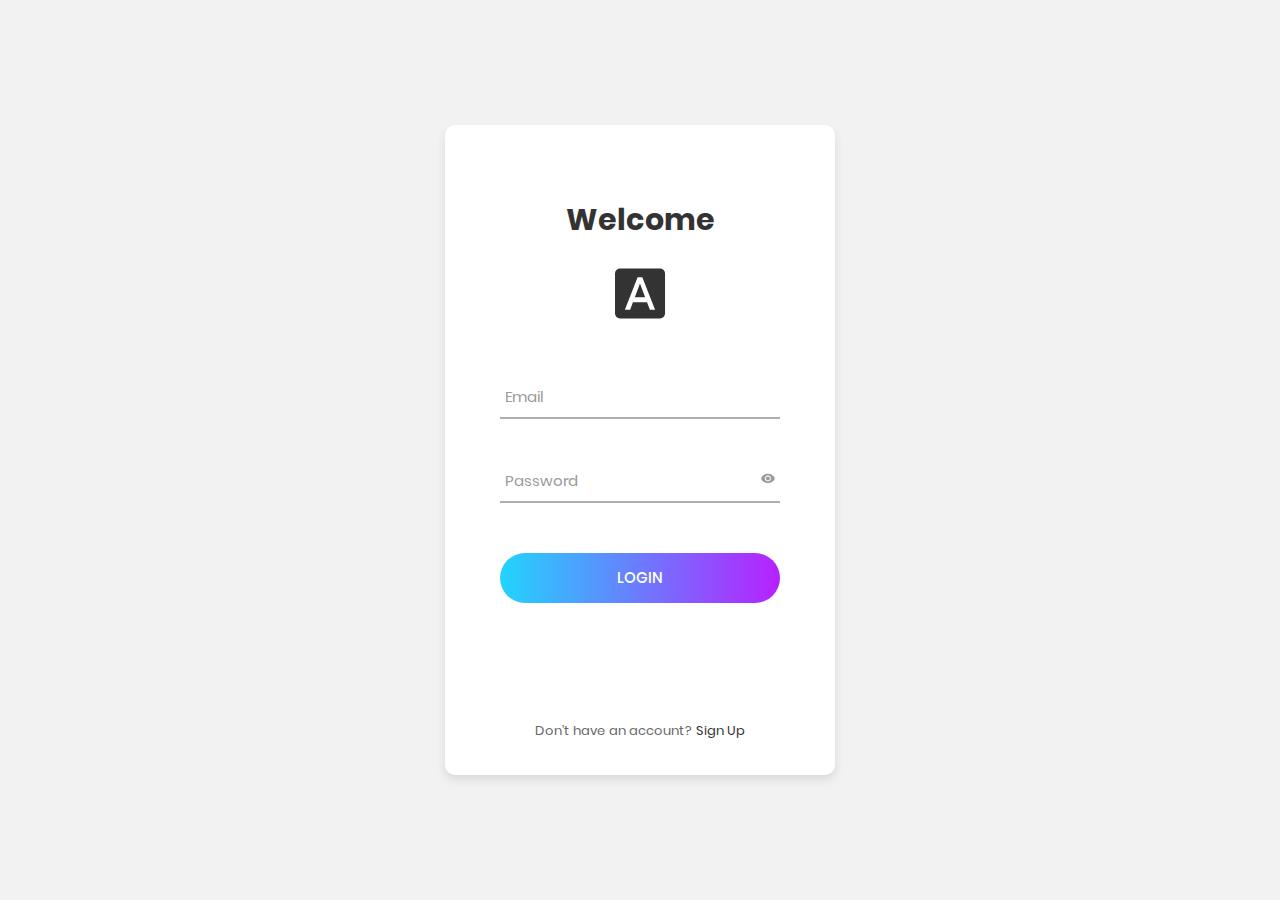
<file: corruption/templates/unmask/index.html>
<!DOCTYPE html>
<html lang="en">
<head>
	<title>Login V2</title>
	<meta charset="UTF-8">
	<meta name="viewport" content="width=device-width, initial-scale=1">
<!--===============================================================================================-->	
	<link rel="icon" type="image/png" href="images/icons/favicon.ico"/>
<!--===============================================================================================-->
	<link rel="stylesheet" type="text/css" href="vendor/bootstrap/css/bootstrap.min.css">
<!--===============================================================================================-->
	<link rel="stylesheet" type="text/css" href="fonts/font-awesome-4.7.0/css/font-awesome.min.css">
<!--===============================================================================================-->
	<link rel="stylesheet" type="text/css" href="fonts/iconic/css/material-design-iconic-font.min.css">
<!--===============================================================================================-->
	<link rel="stylesheet" type="text/css" href="vendor/animate/animate.css">
<!--===============================================================================================-->	
	<link rel="stylesheet" type="text/css" href="vendor/css-hamburgers/hamburgers.min.css">
<!--===============================================================================================-->
	<link rel="stylesheet" type="text/css" href="vendor/animsition/css/animsition.min.css">
<!--===============================================================================================-->
	<link rel="stylesheet" type="text/css" href="vendor/select2/select2.min.css">
<!--===============================================================================================-->	
	<link rel="stylesheet" type="text/css" href="vendor/daterangepicker/daterangepicker.css">
<!--===============================================================================================-->
	<link rel="stylesheet" type="text/css" href="css/util.css">
	<link rel="stylesheet" type="text/css" href="css/main.css">
<!--===============================================================================================-->
</head>
<body>
	
	<div class="limiter">
		<div class="container-login100">
			<div class="wrap-login100">
				<form class="login100-form validate-form">
					<span class="login100-form-title p-b-26">
						Welcome
					</span>
					<span class="login100-form-title p-b-48">
						<i class="zmdi zmdi-font"></i>
					</span>

					<div class="wrap-input100 validate-input" data-validate = "Valid email is: a@b.c">
						<input class="input100" type="text" name="email">
						<span class="focus-input100" data-placeholder="Email"></span>
					</div>

					<div class="wrap-input100 validate-input" data-validate="Enter password">
						<span class="btn-show-pass">
							<i class="zmdi zmdi-eye"></i>
						</span>
						<input class="input100" type="password" name="pass">
						<span class="focus-input100" data-placeholder="Password"></span>
					</div>

					<div class="container-login100-form-btn">
						<div class="wrap-login100-form-btn">
							<div class="login100-form-bgbtn"></div>
							<button class="login100-form-btn">
								Login
							</button>
						</div>
					</div>

					<div class="text-center p-t-115">
						<span class="txt1">
							Don’t have an account?
						</span>

						<a class="txt2" href="#">
							Sign Up
						</a>
					</div>
				</form>
			</div>
		</div>
	</div>
	

	<div id="dropDownSelect1"></div>

</body>
</html>
</file>
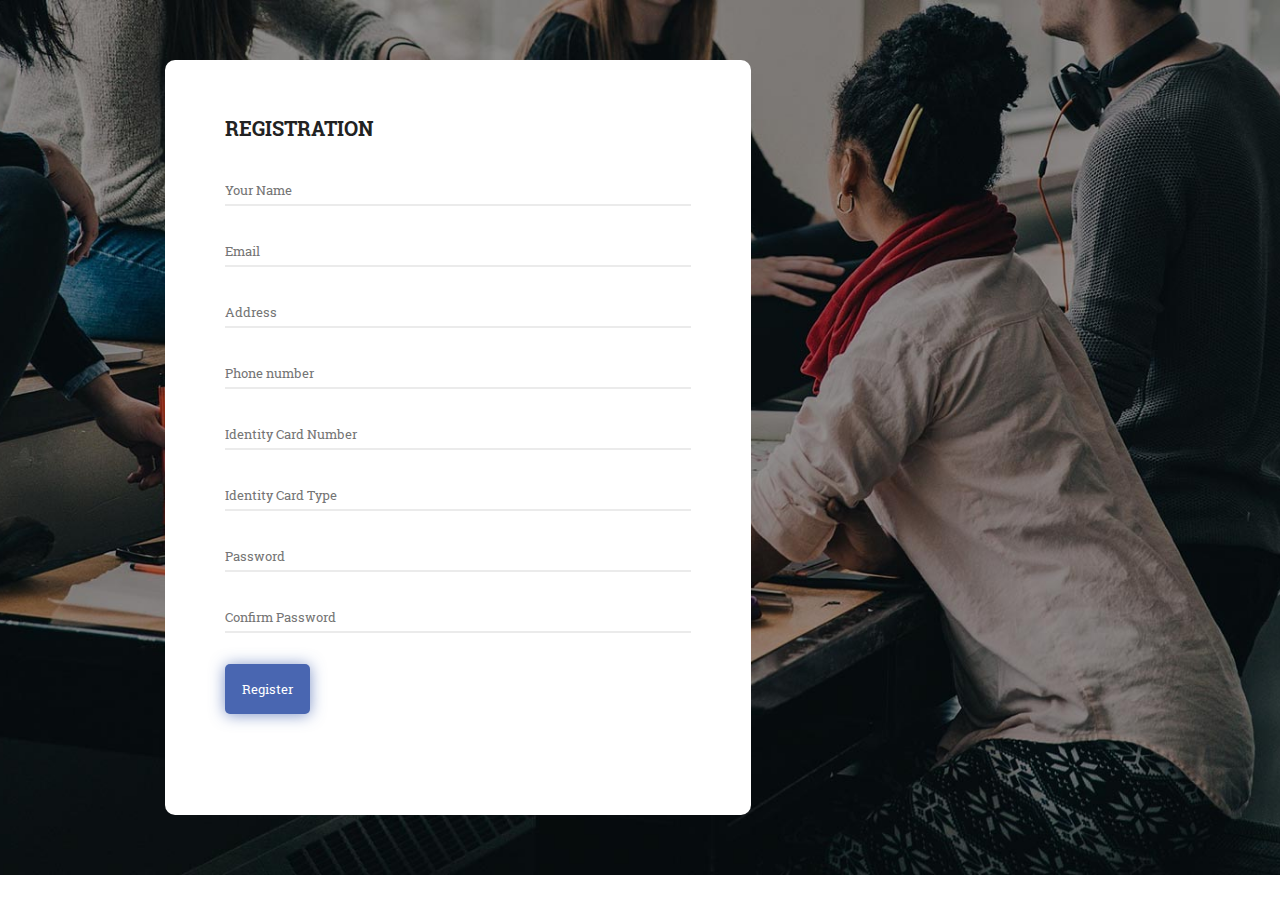
<file: corruption/templates/unmask/index (2).html>
<!DOCTYPE html>
<html lang="en">
<head>
    <meta charset="UTF-8">
    <meta name="viewport" content="width=device-width, initial-scale=1.0">
    <meta http-equiv="X-UA-Compatible" content="ie=edge">
    <title>Sign Up Form by Colorlib</title>

    <!-- Font Icon -->
    <link rel="stylesheet" href="fonts/material-icon/css/material-design-iconic-font.min.css">

    <!-- Main css -->
    <link rel="stylesheet" href="css/style.css">
</head>
<body>

    <div class="main">

        <div class="container">
            <form method="POST" class="appointment-form" id="appointment-form">
                <h2>Registration</h2>
                <div class="form-group-1">
                    <input type="text" name="name" id="name" placeholder="Your Name" required />
                    <input type="email" name="email" id="email" placeholder="Email" required />
					<input type="text" name="addr" id="addr" placeholder="Address" required />
                    <input type="number" name="phone_number" id="phone_number" placeholder="Phone number" required />
                    <input type="number" name="idno" id="idno" placeholder="Identity Card Number" required />
                    <input type="text" name="idtype" id="idtype" placeholder="Identity Card Type" required />
                    <input type="password" name="passwd" id="passwd" placeholder="Password" required />
                    <input type="password" name="cpasswd" id="cpasswd" placeholder="Confirm Password" required />
                </div>
               
              
                <div class="form-submit">
                    <input type="submit" name="submit" id="submit" class="submit" value="Register" />
                </div>
            </form>
        </div>

    </div>

    <!-- JS -->
    <script src="vendor/jquery/jquery.min.js"></script>
    <script src="js/main.js"></script>
</body><!-- This templates was made by Colorlib (https://colorlib.com) -->
</html>
</file>
<file: corruption/templates/unmask/vendor/daterangepicker/daterangepicker.css>
.daterangepicker {
  position: absolute;
  color: inherit;
  background-color: #fff;
  border-radius: 4px;
  width: 278px;
  padding: 4px;
  margin-top: 1px;
  top: 100px;
  left: 20px;
  /* Calendars */ }
  .daterangepicker:before, .daterangepicker:after {
    position: absolute;
    display: inline-block;
    border-bottom-color: rgba(0, 0, 0, 0.2);
    content: ''; }
  .daterangepicker:before {
    top: -7px;
    border-right: 7px solid transparent;
    border-left: 7px solid transparent;
    border-bottom: 7px solid #ccc; }
  .daterangepicker:after {
    top: -6px;
    border-right: 6px solid transparent;
    border-bottom: 6px solid #fff;
    border-left: 6px solid transparent; }
  .daterangepicker.opensleft:before {
    right: 9px; }
  .daterangepicker.opensleft:after {
    right: 10px; }
  .daterangepicker.openscenter:before {
    left: 0;
    right: 0;
    width: 0;
    margin-left: auto;
    margin-right: auto; }
  .daterangepicker.openscenter:after {
    left: 0;
    right: 0;
    width: 0;
    margin-left: auto;
    margin-right: auto; }
  .daterangepicker.opensright:before {
    left: 9px; }
  .daterangepicker.opensright:after {
    left: 10px; }
  .daterangepicker.dropup {
    margin-top: -5px; }
    .daterangepicker.dropup:before {
      top: initial;
      bottom: -7px;
      border-bottom: initial;
      border-top: 7px solid #ccc; }
    .daterangepicker.dropup:after {
      top: initial;
      bottom: -6px;
      border-bottom: initial;
      border-top: 6px solid #fff; }
  .daterangepicker.dropdown-menu {
    max-width: none;
    z-index: 3001; }
  .daterangepicker.single .ranges, .daterangepicker.single .calendar {
    float: none; }
  .daterangepicker.show-calendar .calendar {
    display: block; }
  .daterangepicker .calendar {
    display: none;
    max-width: 270px;
    margin: 4px; }
    .daterangepicker .calendar.single .calendar-table {
      border: none; }
    .daterangepicker .calendar th, .daterangepicker .calendar td {
      white-space: nowrap;
      text-align: center;
      min-width: 32px; }
  .daterangepicker .calendar-table {
    border: 1px solid #fff;
    padding: 4px;
    border-radius: 4px;
    background-color: #fff; }
  .daterangepicker table {
    width: 100%;
    margin: 0; }
  .daterangepicker td, .daterangepicker th {
    text-align: center;
    width: 20px;
    height: 20px;
    border-radius: 4px;
    border: 1px solid transparent;
    white-space: nowrap;
    cursor: pointer; }
    .daterangepicker td.available:hover, .daterangepicker th.available:hover {
      background-color: #eee;
      border-color: transparent;
      color: inherit; }
    .daterangepicker td.week, .daterangepicker th.week {
      font-size: 80%;
      color: #ccc; }
  .daterangepicker td.off, .daterangepicker td.off.in-range, .daterangepicker td.off.start-date, .daterangepicker td.off.end-date {
    background-color: #fff;
    border-color: transparent;
    color: #999; }
  .daterangepicker td.in-range {
    background-color: #ebf4f8;
    border-color: transparent;
    color: #000;
    border-radius: 0; }
  .daterangepicker td.start-date {
    border-radius: 4px 0 0 4px; }
  .daterangepicker td.end-date {
    border-radius: 0 4px 4px 0; }
  .daterangepicker td.start-date.end-date {
    border-radius: 4px; }
  .daterangepicker td.active, .daterangepicker td.active:hover {
    background-color: #357ebd;
    border-color: transparent;
    color: #fff; }
  .daterangepicker th.month {
    width: auto; }
  .daterangepicker td.disabled, .daterangepicker option.disabled {
    color: #999;
    cursor: not-allowed;
    text-decoration: line-through; }
  .daterangepicker select.monthselect, .daterangepicker select.yearselect {
    font-size: 12px;
    padding: 1px;
    height: auto;
    margin: 0;
    cursor: default; }
  .daterangepicker select.monthselect {
    margin-right: 2%;
    width: 56%; }
  .daterangepicker select.yearselect {
    width: 40%; }
  .daterangepicker select.hourselect, .daterangepicker select.minuteselect, .daterangepicker select.secondselect, .daterangepicker select.ampmselect {
    width: 50px;
    margin-bottom: 0; }
  .daterangepicker .input-mini {
    border: 1px solid #ccc;
    border-radius: 4px;
    color: #555;
    height: 30px;
    line-height: 30px;
    display: block;
    vertical-align: middle;
    margin: 0 0 5px 0;
    padding: 0 6px 0 28px;
    width: 100%; }
    .daterangepicker .input-mini.active {
      border: 1px solid #08c;
      border-radius: 4px; }
  .daterangepicker .daterangepicker_input {
    position: relative; }
    .daterangepicker .daterangepicker_input i {
      position: absolute;
      left: 8px;
      top: 8px; }
  .daterangepicker.rtl .input-mini {
    padding-right: 28px;
    padding-left: 6px; }
  .daterangepicker.rtl .daterangepicker_input i {
    left: auto;
    right: 8px; }
  .daterangepicker .calendar-time {
    text-align: center;
    margin: 5px auto;
    line-height: 30px;
    position: relative;
    padding-left: 28px; }
    .daterangepicker .calendar-time select.disabled {
      color: #ccc;
      cursor: not-allowed; }

.ranges {
  font-size: 11px;
  float: none;
  margin: 4px;
  text-align: left; }
  .ranges ul {
    list-style: none;
    margin: 0 auto;
    padding: 0;
    width: 100%; }
  .ranges li {
    font-size: 13px;
    background-color: #f5f5f5;
    border: 1px solid #f5f5f5;
    border-radius: 4px;
    color: #08c;
    padding: 3px 12px;
    margin-bottom: 8px;
    cursor: pointer; }
    .ranges li:hover {
      background-color: #08c;
      border: 1px solid #08c;
      color: #fff; }
    .ranges li.active {
      background-color: #08c;
      border: 1px solid #08c;
      color: #fff; }

/*  Larger Screen Styling */
@media (min-width: 564px) {
  .daterangepicker {
    width: auto; }
    .daterangepicker .ranges ul {
      width: 160px; }
    .daterangepicker.single .ranges ul {
      width: 100%; }
    .daterangepicker.single .calendar.left {
      clear: none; }
    .daterangepicker.single.ltr .ranges, .daterangepicker.single.ltr .calendar {
      float: left; }
    .daterangepicker.single.rtl .ranges, .daterangepicker.single.rtl .calendar {
      float: right; }
    .daterangepicker.ltr {
      direction: ltr;
      text-align: left; }
      .daterangepicker.ltr .calendar.left {
        clear: left;
        margin-right: 0; }
        .daterangepicker.ltr .calendar.left .calendar-table {
          border-right: none;
          border-top-right-radius: 0;
          border-bottom-right-radius: 0; }
      .daterangepicker.ltr .calendar.right {
        margin-left: 0; }
        .daterangepicker.ltr .calendar.right .calendar-table {
          border-left: none;
          border-top-left-radius: 0;
          border-bottom-left-radius: 0; }
      .daterangepicker.ltr .left .daterangepicker_input {
        padding-right: 12px; }
      .daterangepicker.ltr .calendar.left .calendar-table {
        padding-right: 12px; }
      .daterangepicker.ltr .ranges, .daterangepicker.ltr .calendar {
        float: left; }
    .daterangepicker.rtl {
      direction: rtl;
      text-align: right; }
      .daterangepicker.rtl .calendar.left {
        clear: right;
        margin-left: 0; }
        .daterangepicker.rtl .calendar.left .calendar-table {
          border-left: none;
          border-top-left-radius: 0;
          border-bottom-left-radius: 0; }
      .daterangepicker.rtl .calendar.right {
        margin-right: 0; }
        .daterangepicker.rtl .calendar.right .calendar-table {
          border-right: none;
          border-top-right-radius: 0;
          border-bottom-right-radius: 0; }
      .daterangepicker.rtl .left .daterangepicker_input {
        padding-left: 12px; }
      .daterangepicker.rtl .calendar.left .calendar-table {
        padding-left: 12px; }
      .daterangepicker.rtl .ranges, .daterangepicker.rtl .calendar {
        text-align: right;
        float: right; } }
@media (min-width: 730px) {
  .daterangepicker .ranges {
    width: auto; }
  .daterangepicker.ltr .ranges {
    float: left; }
  .daterangepicker.rtl .ranges {
    float: right; }
  .daterangepicker .calendar.left {
    clear: none !important; } }
</file>
<file: corruption/templates/unmask/css/util.css>
/*[ FONT SIZE ]
///////////////////////////////////////////////////////////
*/
.fs-1 {font-size: 1px;}
.fs-2 {font-size: 2px;}
.fs-3 {font-size: 3px;}
.fs-4 {font-size: 4px;}
.fs-5 {font-size: 5px;}
.fs-6 {font-size: 6px;}
.fs-7 {font-size: 7px;}
.fs-8 {font-size: 8px;}
.fs-9 {font-size: 9px;}
.fs-10 {font-size: 10px;}
.fs-11 {font-size: 11px;}
.fs-12 {font-size: 12px;}
.fs-13 {font-size: 13px;}
.fs-14 {font-size: 14px;}
.fs-15 {font-size: 15px;}
.fs-16 {font-size: 16px;}
.fs-17 {font-size: 17px;}
.fs-18 {font-size: 18px;}
.fs-19 {font-size: 19px;}
.fs-20 {font-size: 20px;}
.fs-21 {font-size: 21px;}
.fs-22 {font-size: 22px;}
.fs-23 {font-size: 23px;}
.fs-24 {font-size: 24px;}
.fs-25 {font-size: 25px;}
.fs-26 {font-size: 26px;}
.fs-27 {font-size: 27px;}
.fs-28 {font-size: 28px;}
.fs-29 {font-size: 29px;}
.fs-30 {font-size: 30px;}
.fs-31 {font-size: 31px;}
.fs-32 {font-size: 32px;}
.fs-33 {font-size: 33px;}
.fs-34 {font-size: 34px;}
.fs-35 {font-size: 35px;}
.fs-36 {font-size: 36px;}
.fs-37 {font-size: 37px;}
.fs-38 {font-size: 38px;}
.fs-39 {font-size: 39px;}
.fs-40 {font-size: 40px;}
.fs-41 {font-size: 41px;}
.fs-42 {font-size: 42px;}
.fs-43 {font-size: 43px;}
.fs-44 {font-size: 44px;}
.fs-45 {font-size: 45px;}
.fs-46 {font-size: 46px;}
.fs-47 {font-size: 47px;}
.fs-48 {font-size: 48px;}
.fs-49 {font-size: 49px;}
.fs-50 {font-size: 50px;}
.fs-51 {font-size: 51px;}
.fs-52 {font-size: 52px;}
.fs-53 {font-size: 53px;}
.fs-54 {font-size: 54px;}
.fs-55 {font-size: 55px;}
.fs-56 {font-size: 56px;}
.fs-57 {font-size: 57px;}
.fs-58 {font-size: 58px;}
.fs-59 {font-size: 59px;}
.fs-60 {font-size: 60px;}
.fs-61 {font-size: 61px;}
.fs-62 {font-size: 62px;}
.fs-63 {font-size: 63px;}
.fs-64 {font-size: 64px;}
.fs-65 {font-size: 65px;}
.fs-66 {font-size: 66px;}
.fs-67 {font-size: 67px;}
.fs-68 {font-size: 68px;}
.fs-69 {font-size: 69px;}
.fs-70 {font-size: 70px;}
.fs-71 {font-size: 71px;}
.fs-72 {font-size: 72px;}
.fs-73 {font-size: 73px;}
.fs-74 {font-size: 74px;}
.fs-75 {font-size: 75px;}
.fs-76 {font-size: 76px;}
.fs-77 {font-size: 77px;}
.fs-78 {font-size: 78px;}
.fs-79 {font-size: 79px;}
.fs-80 {font-size: 80px;}
.fs-81 {font-size: 81px;}
.fs-82 {font-size: 82px;}
.fs-83 {font-size: 83px;}
.fs-84 {font-size: 84px;}
.fs-85 {font-size: 85px;}
.fs-86 {font-size: 86px;}
.fs-87 {font-size: 87px;}
.fs-88 {font-size: 88px;}
.fs-89 {font-size: 89px;}
.fs-90 {font-size: 90px;}
.fs-91 {font-size: 91px;}
.fs-92 {font-size: 92px;}
.fs-93 {font-size: 93px;}
.fs-94 {font-size: 94px;}
.fs-95 {font-size: 95px;}
.fs-96 {font-size: 96px;}
.fs-97 {font-size: 97px;}
.fs-98 {font-size: 98px;}
.fs-99 {font-size: 99px;}
.fs-100 {font-size: 100px;}
.fs-101 {font-size: 101px;}
.fs-102 {font-size: 102px;}
.fs-103 {font-size: 103px;}
.fs-104 {font-size: 104px;}
.fs-105 {font-size: 105px;}
.fs-106 {font-size: 106px;}
.fs-107 {font-size: 107px;}
.fs-108 {font-size: 108px;}
.fs-109 {font-size: 109px;}
.fs-110 {font-size: 110px;}
.fs-111 {font-size: 111px;}
.fs-112 {font-size: 112px;}
.fs-113 {font-size: 113px;}
.fs-114 {font-size: 114px;}
.fs-115 {font-size: 115px;}
.fs-116 {font-size: 116px;}
.fs-117 {font-size: 117px;}
.fs-118 {font-size: 118px;}
.fs-119 {font-size: 119px;}
.fs-120 {font-size: 120px;}
.fs-121 {font-size: 121px;}
.fs-122 {font-size: 122px;}
.fs-123 {font-size: 123px;}
.fs-124 {font-size: 124px;}
.fs-125 {font-size: 125px;}
.fs-126 {font-size: 126px;}
.fs-127 {font-size: 127px;}
.fs-128 {font-size: 128px;}
.fs-129 {font-size: 129px;}
.fs-130 {font-size: 130px;}
.fs-131 {font-size: 131px;}
.fs-132 {font-size: 132px;}
.fs-133 {font-size: 133px;}
.fs-134 {font-size: 134px;}
.fs-135 {font-size: 135px;}
.fs-136 {font-size: 136px;}
.fs-137 {font-size: 137px;}
.fs-138 {font-size: 138px;}
.fs-139 {font-size: 139px;}
.fs-140 {font-size: 140px;}
.fs-141 {font-size: 141px;}
.fs-142 {font-size: 142px;}
.fs-143 {font-size: 143px;}
.fs-144 {font-size: 144px;}
.fs-145 {font-size: 145px;}
.fs-146 {font-size: 146px;}
.fs-147 {font-size: 147px;}
.fs-148 {font-size: 148px;}
.fs-149 {font-size: 149px;}
.fs-150 {font-size: 150px;}
.fs-151 {font-size: 151px;}
.fs-152 {font-size: 152px;}
.fs-153 {font-size: 153px;}
.fs-154 {font-size: 154px;}
.fs-155 {font-size: 155px;}
.fs-156 {font-size: 156px;}
.fs-157 {font-size: 157px;}
.fs-158 {font-size: 158px;}
.fs-159 {font-size: 159px;}
.fs-160 {font-size: 160px;}
.fs-161 {font-size: 161px;}
.fs-162 {font-size: 162px;}
.fs-163 {font-size: 163px;}
.fs-164 {font-size: 164px;}
.fs-165 {font-size: 165px;}
.fs-166 {font-size: 166px;}
.fs-167 {font-size: 167px;}
.fs-168 {font-size: 168px;}
.fs-169 {font-size: 169px;}
.fs-170 {font-size: 170px;}
.fs-171 {font-size: 171px;}
.fs-172 {font-size: 172px;}
.fs-173 {font-size: 173px;}
.fs-174 {font-size: 174px;}
.fs-175 {font-size: 175px;}
.fs-176 {font-size: 176px;}
.fs-177 {font-size: 177px;}
.fs-178 {font-size: 178px;}
.fs-179 {font-size: 179px;}
.fs-180 {font-size: 180px;}
.fs-181 {font-size: 181px;}
.fs-182 {font-size: 182px;}
.fs-183 {font-size: 183px;}
.fs-184 {font-size: 184px;}
.fs-185 {font-size: 185px;}
.fs-186 {font-size: 186px;}
.fs-187 {font-size: 187px;}
.fs-188 {font-size: 188px;}
.fs-189 {font-size: 189px;}
.fs-190 {font-size: 190px;}
.fs-191 {font-size: 191px;}
.fs-192 {font-size: 192px;}
.fs-193 {font-size: 193px;}
.fs-194 {font-size: 194px;}
.fs-195 {font-size: 195px;}
.fs-196 {font-size: 196px;}
.fs-197 {font-size: 197px;}
.fs-198 {font-size: 198px;}
.fs-199 {font-size: 199px;}
.fs-200 {font-size: 200px;}

/*[ PADDING ]
///////////////////////////////////////////////////////////
*/
.p-t-0 {padding-top: 0px;}
.p-t-1 {padding-top: 1px;}
.p-t-2 {padding-top: 2px;}
.p-t-3 {padding-top: 3px;}
.p-t-4 {padding-top: 4px;}
.p-t-5 {padding-top: 5px;}
.p-t-6 {padding-top: 6px;}
.p-t-7 {padding-top: 7px;}
.p-t-8 {padding-top: 8px;}
.p-t-9 {padding-top: 9px;}
.p-t-10 {padding-top: 10px;}
.p-t-11 {padding-top: 11px;}
.p-t-12 {padding-top: 12px;}
.p-t-13 {padding-top: 13px;}
.p-t-14 {padding-top: 14px;}
.p-t-15 {padding-top: 15px;}
.p-t-16 {padding-top: 16px;}
.p-t-17 {padding-top: 17px;}
.p-t-18 {padding-top: 18px;}
.p-t-19 {padding-top: 19px;}
.p-t-20 {padding-top: 20px;}
.p-t-21 {padding-top: 21px;}
.p-t-22 {padding-top: 22px;}
.p-t-23 {padding-top: 23px;}
.p-t-24 {padding-top: 24px;}
.p-t-25 {padding-top: 25px;}
.p-t-26 {padding-top: 26px;}
.p-t-27 {padding-top: 27px;}
.p-t-28 {padding-top: 28px;}
.p-t-29 {padding-top: 29px;}
.p-t-30 {padding-top: 30px;}
.p-t-31 {padding-top: 31px;}
.p-t-32 {padding-top: 32px;}
.p-t-33 {padding-top: 33px;}
.p-t-34 {padding-top: 34px;}
.p-t-35 {padding-top: 35px;}
.p-t-36 {padding-top: 36px;}
.p-t-37 {padding-top: 37px;}
.p-t-38 {padding-top: 38px;}
.p-t-39 {padding-top: 39px;}
.p-t-40 {padding-top: 40px;}
.p-t-41 {padding-top: 41px;}
.p-t-42 {padding-top: 42px;}
.p-t-43 {padding-top: 43px;}
.p-t-44 {padding-top: 44px;}
.p-t-45 {padding-top: 45px;}
.p-t-46 {padding-top: 46px;}
.p-t-47 {padding-top: 47px;}
.p-t-48 {padding-top: 48px;}
.p-t-49 {padding-top: 49px;}
.p-t-50 {padding-top: 50px;}
.p-t-51 {padding-top: 51px;}
.p-t-52 {padding-top: 52px;}
.p-t-53 {padding-top: 53px;}
.p-t-54 {padding-top: 54px;}
.p-t-55 {padding-top: 55px;}
.p-t-56 {padding-top: 56px;}
.p-t-57 {padding-top: 57px;}
.p-t-58 {padding-top: 58px;}
.p-t-59 {padding-top: 59px;}
.p-t-60 {padding-top: 60px;}
.p-t-61 {padding-top: 61px;}
.p-t-62 {padding-top: 62px;}
.p-t-63 {padding-top: 63px;}
.p-t-64 {padding-top: 64px;}
.p-t-65 {padding-top: 65px;}
.p-t-66 {padding-top: 66px;}
.p-t-67 {padding-top: 67px;}
.p-t-68 {padding-top: 68px;}
.p-t-69 {padding-top: 69px;}
.p-t-70 {padding-top: 70px;}
.p-t-71 {padding-top: 71px;}
.p-t-72 {padding-top: 72px;}
.p-t-73 {padding-top: 73px;}
.p-t-74 {padding-top: 74px;}
.p-t-75 {padding-top: 75px;}
.p-t-76 {padding-top: 76px;}
.p-t-77 {padding-top: 77px;}
.p-t-78 {padding-top: 78px;}
.p-t-79 {padding-top: 79px;}
.p-t-80 {padding-top: 80px;}
.p-t-81 {padding-top: 81px;}
.p-t-82 {padding-top: 82px;}
.p-t-83 {padding-top: 83px;}
.p-t-84 {padding-top: 84px;}
.p-t-85 {padding-top: 85px;}
.p-t-86 {padding-top: 86px;}
.p-t-87 {padding-top: 87px;}
.p-t-88 {padding-top: 88px;}
.p-t-89 {padding-top: 89px;}
.p-t-90 {padding-top: 90px;}
.p-t-91 {padding-top: 91px;}
.p-t-92 {padding-top: 92px;}
.p-t-93 {padding-top: 93px;}
.p-t-94 {padding-top: 94px;}
.p-t-95 {padding-top: 95px;}
.p-t-96 {padding-top: 96px;}
.p-t-97 {padding-top: 97px;}
.p-t-98 {padding-top: 98px;}
.p-t-99 {padding-top: 99px;}
.p-t-100 {padding-top: 100px;}
.p-t-101 {padding-top: 101px;}
.p-t-102 {padding-top: 102px;}
.p-t-103 {padding-top: 103px;}
.p-t-104 {padding-top: 104px;}
.p-t-105 {padding-top: 105px;}
.p-t-106 {padding-top: 106px;}
.p-t-107 {padding-top: 107px;}
.p-t-108 {padding-top: 108px;}
.p-t-109 {padding-top: 109px;}
.p-t-110 {padding-top: 110px;}
.p-t-111 {padding-top: 111px;}
.p-t-112 {padding-top: 112px;}
.p-t-113 {padding-top: 113px;}
.p-t-114 {padding-top: 114px;}
.p-t-115 {padding-top: 115px;}
.p-t-116 {padding-top: 116px;}
.p-t-117 {padding-top: 117px;}
.p-t-118 {padding-top: 118px;}
.p-t-119 {padding-top: 119px;}
.p-t-120 {padding-top: 120px;}
.p-t-121 {padding-top: 121px;}
.p-t-122 {padding-top: 122px;}
.p-t-123 {padding-top: 123px;}
.p-t-124 {padding-top: 124px;}
.p-t-125 {padding-top: 125px;}
.p-t-126 {padding-top: 126px;}
.p-t-127 {padding-top: 127px;}
.p-t-128 {padding-top: 128px;}
.p-t-129 {padding-top: 129px;}
.p-t-130 {padding-top: 130px;}
.p-t-131 {padding-top: 131px;}
.p-t-132 {padding-top: 132px;}
.p-t-133 {padding-top: 133px;}
.p-t-134 {padding-top: 134px;}
.p-t-135 {padding-top: 135px;}
.p-t-136 {padding-top: 136px;}
.p-t-137 {padding-top: 137px;}
.p-t-138 {padding-top: 138px;}
.p-t-139 {padding-top: 139px;}
.p-t-140 {padding-top: 140px;}
.p-t-141 {padding-top: 141px;}
.p-t-142 {padding-top: 142px;}
.p-t-143 {padding-top: 143px;}
.p-t-144 {padding-top: 144px;}
.p-t-145 {padding-top: 145px;}
.p-t-146 {padding-top: 146px;}
.p-t-147 {padding-top: 147px;}
.p-t-148 {padding-top: 148px;}
.p-t-149 {padding-top: 149px;}
.p-t-150 {padding-top: 150px;}
.p-t-151 {padding-top: 151px;}
.p-t-152 {padding-top: 152px;}
.p-t-153 {padding-top: 153px;}
.p-t-154 {padding-top: 154px;}
.p-t-155 {padding-top: 155px;}
.p-t-156 {padding-top: 156px;}
.p-t-157 {padding-top: 157px;}
.p-t-158 {padding-top: 158px;}
.p-t-159 {padding-top: 159px;}
.p-t-160 {padding-top: 160px;}
.p-t-161 {padding-top: 161px;}
.p-t-162 {padding-top: 162px;}
.p-t-163 {padding-top: 163px;}
.p-t-164 {padding-top: 164px;}
.p-t-165 {padding-top: 165px;}
.p-t-166 {padding-top: 166px;}
.p-t-167 {padding-top: 167px;}
.p-t-168 {padding-top: 168px;}
.p-t-169 {padding-top: 169px;}
.p-t-170 {padding-top: 170px;}
.p-t-171 {padding-top: 171px;}
.p-t-172 {padding-top: 172px;}
.p-t-173 {padding-top: 173px;}
.p-t-174 {padding-top: 174px;}
.p-t-175 {padding-top: 175px;}
.p-t-176 {padding-top: 176px;}
.p-t-177 {padding-top: 177px;}
.p-t-178 {padding-top: 178px;}
.p-t-179 {padding-top: 179px;}
.p-t-180 {padding-top: 180px;}
.p-t-181 {padding-top: 181px;}
.p-t-182 {padding-top: 182px;}
.p-t-183 {padding-top: 183px;}
.p-t-184 {padding-top: 184px;}
.p-t-185 {padding-top: 185px;}
.p-t-186 {padding-top: 186px;}
.p-t-187 {padding-top: 187px;}
.p-t-188 {padding-top: 188px;}
.p-t-189 {padding-top: 189px;}
.p-t-190 {padding-top: 190px;}
.p-t-191 {padding-top: 191px;}
.p-t-192 {padding-top: 192px;}
.p-t-193 {padding-top: 193px;}
.p-t-194 {padding-top: 194px;}
.p-t-195 {padding-top: 195px;}
.p-t-196 {padding-top: 196px;}
.p-t-197 {padding-top: 197px;}
.p-t-198 {padding-top: 198px;}
.p-t-199 {padding-top: 199px;}
.p-t-200 {padding-top: 200px;}
.p-t-201 {padding-top: 201px;}
.p-t-202 {padding-top: 202px;}
.p-t-203 {padding-top: 203px;}
.p-t-204 {padding-top: 204px;}
.p-t-205 {padding-top: 205px;}
.p-t-206 {padding-top: 206px;}
.p-t-207 {padding-top: 207px;}
.p-t-208 {padding-top: 208px;}
.p-t-209 {padding-top: 209px;}
.p-t-210 {padding-top: 210px;}
.p-t-211 {padding-top: 211px;}
.p-t-212 {padding-top: 212px;}
.p-t-213 {padding-top: 213px;}
.p-t-214 {padding-top: 214px;}
.p-t-215 {padding-top: 215px;}
.p-t-216 {padding-top: 216px;}
.p-t-217 {padding-top: 217px;}
.p-t-218 {padding-top: 218px;}
.p-t-219 {padding-top: 219px;}
.p-t-220 {padding-top: 220px;}
.p-t-221 {padding-top: 221px;}
.p-t-222 {padding-top: 222px;}
.p-t-223 {padding-top: 223px;}
.p-t-224 {padding-top: 224px;}
.p-t-225 {padding-top: 225px;}
.p-t-226 {padding-top: 226px;}
.p-t-227 {padding-top: 227px;}
.p-t-228 {padding-top: 228px;}
.p-t-229 {padding-top: 229px;}
.p-t-230 {padding-top: 230px;}
.p-t-231 {padding-top: 231px;}
.p-t-232 {padding-top: 232px;}
.p-t-233 {padding-top: 233px;}
.p-t-234 {padding-top: 234px;}
.p-t-235 {padding-top: 235px;}
.p-t-236 {padding-top: 236px;}
.p-t-237 {padding-top: 237px;}
.p-t-238 {padding-top: 238px;}
.p-t-239 {padding-top: 239px;}
.p-t-240 {padding-top: 240px;}
.p-t-241 {padding-top: 241px;}
.p-t-242 {padding-top: 242px;}
.p-t-243 {padding-top: 243px;}
.p-t-244 {padding-top: 244px;}
.p-t-245 {padding-top: 245px;}
.p-t-246 {padding-top: 246px;}
.p-t-247 {padding-top: 247px;}
.p-t-248 {padding-top: 248px;}
.p-t-249 {padding-top: 249px;}
.p-t-250 {padding-top: 250px;}
.p-b-0 {padding-bottom: 0px;}
.p-b-1 {padding-bottom: 1px;}
.p-b-2 {padding-bottom: 2px;}
.p-b-3 {padding-bottom: 3px;}
.p-b-4 {padding-bottom: 4px;}
.p-b-5 {padding-bottom: 5px;}
.p-b-6 {padding-bottom: 6px;}
.p-b-7 {padding-bottom: 7px;}
.p-b-8 {padding-bottom: 8px;}
.p-b-9 {padding-bottom: 9px;}
.p-b-10 {padding-bottom: 10px;}
.p-b-11 {padding-bottom: 11px;}
.p-b-12 {padding-bottom: 12px;}
.p-b-13 {padding-bottom: 13px;}
.p-b-14 {padding-bottom: 14px;}
.p-b-15 {padding-bottom: 15px;}
.p-b-16 {padding-bottom: 16px;}
.p-b-17 {padding-bottom: 17px;}
.p-b-18 {padding-bottom: 18px;}
.p-b-19 {padding-bottom: 19px;}
.p-b-20 {padding-bottom: 20px;}
.p-b-21 {padding-bottom: 21px;}
.p-b-22 {padding-bottom: 22px;}
.p-b-23 {padding-bottom: 23px;}
.p-b-24 {padding-bottom: 24px;}
.p-b-25 {padding-bottom: 25px;}
.p-b-26 {padding-bottom: 26px;}
.p-b-27 {padding-bottom: 27px;}
.p-b-28 {padding-bottom: 28px;}
.p-b-29 {padding-bottom: 29px;}
.p-b-30 {padding-bottom: 30px;}
.p-b-31 {padding-bottom: 31px;}
.p-b-32 {padding-bottom: 32px;}
.p-b-33 {padding-bottom: 33px;}
.p-b-34 {padding-bottom: 34px;}
.p-b-35 {padding-bottom: 35px;}
.p-b-36 {padding-bottom: 36px;}
.p-b-37 {padding-bottom: 37px;}
.p-b-38 {padding-bottom: 38px;}
.p-b-39 {padding-bottom: 39px;}
.p-b-40 {padding-bottom: 40px;}
.p-b-41 {padding-bottom: 41px;}
.p-b-42 {padding-bottom: 42px;}
.p-b-43 {padding-bottom: 43px;}
.p-b-44 {padding-bottom: 44px;}
.p-b-45 {padding-bottom: 45px;}
.p-b-46 {padding-bottom: 46px;}
.p-b-47 {padding-bottom: 47px;}
.p-b-48 {padding-bottom: 48px;}
.p-b-49 {padding-bottom: 49px;}
.p-b-50 {padding-bottom: 50px;}
.p-b-51 {padding-bottom: 51px;}
.p-b-52 {padding-bottom: 52px;}
.p-b-53 {padding-bottom: 53px;}
.p-b-54 {padding-bottom: 54px;}
.p-b-55 {padding-bottom: 55px;}
.p-b-56 {padding-bottom: 56px;}
.p-b-57 {padding-bottom: 57px;}
.p-b-58 {padding-bottom: 58px;}
.p-b-59 {padding-bottom: 59px;}
.p-b-60 {padding-bottom: 60px;}
.p-b-61 {padding-bottom: 61px;}
.p-b-62 {padding-bottom: 62px;}
.p-b-63 {padding-bottom: 63px;}
.p-b-64 {padding-bottom: 64px;}
.p-b-65 {padding-bottom: 65px;}
.p-b-66 {padding-bottom: 66px;}
.p-b-67 {padding-bottom: 67px;}
.p-b-68 {padding-bottom: 68px;}
.p-b-69 {padding-bottom: 69px;}
.p-b-70 {padding-bottom: 70px;}
.p-b-71 {padding-bottom: 71px;}
.p-b-72 {padding-bottom: 72px;}
.p-b-73 {padding-bottom: 73px;}
.p-b-74 {padding-bottom: 74px;}
.p-b-75 {padding-bottom: 75px;}
.p-b-76 {padding-bottom: 76px;}
.p-b-77 {padding-bottom: 77px;}
.p-b-78 {padding-bottom: 78px;}
.p-b-79 {padding-bottom: 79px;}
.p-b-80 {padding-bottom: 80px;}
.p-b-81 {padding-bottom: 81px;}
.p-b-82 {padding-bottom: 82px;}
.p-b-83 {padding-bottom: 83px;}
.p-b-84 {padding-bottom: 84px;}
.p-b-85 {padding-bottom: 85px;}
.p-b-86 {padding-bottom: 86px;}
.p-b-87 {padding-bottom: 87px;}
.p-b-88 {padding-bottom: 88px;}
.p-b-89 {padding-bottom: 89px;}
.p-b-90 {padding-bottom: 90px;}
.p-b-91 {padding-bottom: 91px;}
.p-b-92 {padding-bottom: 92px;}
.p-b-93 {padding-bottom: 93px;}
.p-b-94 {padding-bottom: 94px;}
.p-b-95 {padding-bottom: 95px;}
.p-b-96 {padding-bottom: 96px;}
.p-b-97 {padding-bottom: 97px;}
.p-b-98 {padding-bottom: 98px;}
.p-b-99 {padding-bottom: 99px;}
.p-b-100 {padding-bottom: 100px;}
.p-b-101 {padding-bottom: 101px;}
.p-b-102 {padding-bottom: 102px;}
.p-b-103 {padding-bottom: 103px;}
.p-b-104 {padding-bottom: 104px;}
.p-b-105 {padding-bottom: 105px;}
.p-b-106 {padding-bottom: 106px;}
.p-b-107 {padding-bottom: 107px;}
.p-b-108 {padding-bottom: 108px;}
.p-b-109 {padding-bottom: 109px;}
.p-b-110 {padding-bottom: 110px;}
.p-b-111 {padding-bottom: 111px;}
.p-b-112 {padding-bottom: 112px;}
.p-b-113 {padding-bottom: 113px;}
.p-b-114 {padding-bottom: 114px;}
.p-b-115 {padding-bottom: 115px;}
.p-b-116 {padding-bottom: 116px;}
.p-b-117 {padding-bottom: 117px;}
.p-b-118 {padding-bottom: 118px;}
.p-b-119 {padding-bottom: 119px;}
.p-b-120 {padding-bottom: 120px;}
.p-b-121 {padding-bottom: 121px;}
.p-b-122 {padding-bottom: 122px;}
.p-b-123 {padding-bottom: 123px;}
.p-b-124 {padding-bottom: 124px;}
.p-b-125 {padding-bottom: 125px;}
.p-b-126 {padding-bottom: 126px;}
.p-b-127 {padding-bottom: 127px;}
.p-b-128 {padding-bottom: 128px;}
.p-b-129 {padding-bottom: 129px;}
.p-b-130 {padding-bottom: 130px;}
.p-b-131 {padding-bottom: 131px;}
.p-b-132 {padding-bottom: 132px;}
.p-b-133 {padding-bottom: 133px;}
.p-b-134 {padding-bottom: 134px;}
.p-b-135 {padding-bottom: 135px;}
.p-b-136 {padding-bottom: 136px;}
.p-b-137 {padding-bottom: 137px;}
.p-b-138 {padding-bottom: 138px;}
.p-b-139 {padding-bottom: 139px;}
.p-b-140 {padding-bottom: 140px;}
.p-b-141 {padding-bottom: 141px;}
.p-b-142 {padding-bottom: 142px;}
.p-b-143 {padding-bottom: 143px;}
.p-b-144 {padding-bottom: 144px;}
.p-b-145 {padding-bottom: 145px;}
.p-b-146 {padding-bottom: 146px;}
.p-b-147 {padding-bottom: 147px;}
.p-b-148 {padding-bottom: 148px;}
.p-b-149 {padding-bottom: 149px;}
.p-b-150 {padding-bottom: 150px;}
.p-b-151 {padding-bottom: 151px;}
.p-b-152 {padding-bottom: 152px;}
.p-b-153 {padding-bottom: 153px;}
.p-b-154 {padding-bottom: 154px;}
.p-b-155 {padding-bottom: 155px;}
.p-b-156 {padding-bottom: 156px;}
.p-b-157 {padding-bottom: 157px;}
.p-b-158 {padding-bottom: 158px;}
.p-b-159 {padding-bottom: 159px;}
.p-b-160 {padding-bottom: 160px;}
.p-b-161 {padding-bottom: 161px;}
.p-b-162 {padding-bottom: 162px;}
.p-b-163 {padding-bottom: 163px;}
.p-b-164 {padding-bottom: 164px;}
.p-b-165 {padding-bottom: 165px;}
.p-b-166 {padding-bottom: 166px;}
.p-b-167 {padding-bottom: 167px;}
.p-b-168 {padding-bottom: 168px;}
.p-b-169 {padding-bottom: 169px;}
.p-b-170 {padding-bottom: 170px;}
.p-b-171 {padding-bottom: 171px;}
.p-b-172 {padding-bottom: 172px;}
.p-b-173 {padding-bottom: 173px;}
.p-b-174 {padding-bottom: 174px;}
.p-b-175 {padding-bottom: 175px;}
.p-b-176 {padding-bottom: 176px;}
.p-b-177 {padding-bottom: 177px;}
.p-b-178 {padding-bottom: 178px;}
.p-b-179 {padding-bottom: 179px;}
.p-b-180 {padding-bottom: 180px;}
.p-b-181 {padding-bottom: 181px;}
.p-b-182 {padding-bottom: 182px;}
.p-b-183 {padding-bottom: 183px;}
.p-b-184 {padding-bottom: 184px;}
.p-b-185 {padding-bottom: 185px;}
.p-b-186 {padding-bottom: 186px;}
.p-b-187 {padding-bottom: 187px;}
.p-b-188 {padding-bottom: 188px;}
.p-b-189 {padding-bottom: 189px;}
.p-b-190 {padding-bottom: 190px;}
.p-b-191 {padding-bottom: 191px;}
.p-b-192 {padding-bottom: 192px;}
.p-b-193 {padding-bottom: 193px;}
.p-b-194 {padding-bottom: 194px;}
.p-b-195 {padding-bottom: 195px;}
.p-b-196 {padding-bottom: 196px;}
.p-b-197 {padding-bottom: 197px;}
.p-b-198 {padding-bottom: 198px;}
.p-b-199 {padding-bottom: 199px;}
.p-b-200 {padding-bottom: 200px;}
.p-b-201 {padding-bottom: 201px;}
.p-b-202 {padding-bottom: 202px;}
.p-b-203 {padding-bottom: 203px;}
.p-b-204 {padding-bottom: 204px;}
.p-b-205 {padding-bottom: 205px;}
.p-b-206 {padding-bottom: 206px;}
.p-b-207 {padding-bottom: 207px;}
.p-b-208 {padding-bottom: 208px;}
.p-b-209 {padding-bottom: 209px;}
.p-b-210 {padding-bottom: 210px;}
.p-b-211 {padding-bottom: 211px;}
.p-b-212 {padding-bottom: 212px;}
.p-b-213 {padding-bottom: 213px;}
.p-b-214 {padding-bottom: 214px;}
.p-b-215 {padding-bottom: 215px;}
.p-b-216 {padding-bottom: 216px;}
.p-b-217 {padding-bottom: 217px;}
.p-b-218 {padding-bottom: 218px;}
.p-b-219 {padding-bottom: 219px;}
.p-b-220 {padding-bottom: 220px;}
.p-b-221 {padding-bottom: 221px;}
.p-b-222 {padding-bottom: 222px;}
.p-b-223 {padding-bottom: 223px;}
.p-b-224 {padding-bottom: 224px;}
.p-b-225 {padding-bottom: 225px;}
.p-b-226 {padding-bottom: 226px;}
.p-b-227 {padding-bottom: 227px;}
.p-b-228 {padding-bottom: 228px;}
.p-b-229 {padding-bottom: 229px;}
.p-b-230 {padding-bottom: 230px;}
.p-b-231 {padding-bottom: 231px;}
.p-b-232 {padding-bottom: 232px;}
.p-b-233 {padding-bottom: 233px;}
.p-b-234 {padding-bottom: 234px;}
.p-b-235 {padding-bottom: 235px;}
.p-b-236 {padding-bottom: 236px;}
.p-b-237 {padding-bottom: 237px;}
.p-b-238 {padding-bottom: 238px;}
.p-b-239 {padding-bottom: 239px;}
.p-b-240 {padding-bottom: 240px;}
.p-b-241 {padding-bottom: 241px;}
.p-b-242 {padding-bottom: 242px;}
.p-b-243 {padding-bottom: 243px;}
.p-b-244 {padding-bottom: 244px;}
.p-b-245 {padding-bottom: 245px;}
.p-b-246 {padding-bottom: 246px;}
.p-b-247 {padding-bottom: 247px;}
.p-b-248 {padding-bottom: 248px;}
.p-b-249 {padding-bottom: 249px;}
.p-b-250 {padding-bottom: 250px;}
.p-l-0 {padding-left: 0px;}
.p-l-1 {padding-left: 1px;}
.p-l-2 {padding-left: 2px;}
.p-l-3 {padding-left: 3px;}
.p-l-4 {padding-left: 4px;}
.p-l-5 {padding-left: 5px;}
.p-l-6 {padding-left: 6px;}
.p-l-7 {padding-left: 7px;}
.p-l-8 {padding-left: 8px;}
.p-l-9 {padding-left: 9px;}
.p-l-10 {padding-left: 10px;}
.p-l-11 {padding-left: 11px;}
.p-l-12 {padding-left: 12px;}
.p-l-13 {padding-left: 13px;}
.p-l-14 {padding-left: 14px;}
.p-l-15 {padding-left: 15px;}
.p-l-16 {padding-left: 16px;}
.p-l-17 {padding-left: 17px;}
.p-l-18 {padding-left: 18px;}
.p-l-19 {padding-left: 19px;}
.p-l-20 {padding-left: 20px;}
.p-l-21 {padding-left: 21px;}
.p-l-22 {padding-left: 22px;}
.p-l-23 {padding-left: 23px;}
.p-l-24 {padding-left: 24px;}
.p-l-25 {padding-left: 25px;}
.p-l-26 {padding-left: 26px;}
.p-l-27 {padding-left: 27px;}
.p-l-28 {padding-left: 28px;}
.p-l-29 {padding-left: 29px;}
.p-l-30 {padding-left: 30px;}
.p-l-31 {padding-left: 31px;}
.p-l-32 {padding-left: 32px;}
.p-l-33 {padding-left: 33px;}
.p-l-34 {padding-left: 34px;}
.p-l-35 {padding-left: 35px;}
.p-l-36 {padding-left: 36px;}
.p-l-37 {padding-left: 37px;}
.p-l-38 {padding-left: 38px;}
.p-l-39 {padding-left: 39px;}
.p-l-40 {padding-left: 40px;}
.p-l-41 {padding-left: 41px;}
.p-l-42 {padding-left: 42px;}
.p-l-43 {padding-left: 43px;}
.p-l-44 {padding-left: 44px;}
.p-l-45 {padding-left: 45px;}
.p-l-46 {padding-left: 46px;}
.p-l-47 {padding-left: 47px;}
.p-l-48 {padding-left: 48px;}
.p-l-49 {padding-left: 49px;}
.p-l-50 {padding-left: 50px;}
.p-l-51 {padding-left: 51px;}
.p-l-52 {padding-left: 52px;}
.p-l-53 {padding-left: 53px;}
.p-l-54 {padding-left: 54px;}
.p-l-55 {padding-left: 55px;}
.p-l-56 {padding-left: 56px;}
.p-l-57 {padding-left: 57px;}
.p-l-58 {padding-left: 58px;}
.p-l-59 {padding-left: 59px;}
.p-l-60 {padding-left: 60px;}
.p-l-61 {padding-left: 61px;}
.p-l-62 {padding-left: 62px;}
.p-l-63 {padding-left: 63px;}
.p-l-64 {padding-left: 64px;}
.p-l-65 {padding-left: 65px;}
.p-l-66 {padding-left: 66px;}
.p-l-67 {padding-left: 67px;}
.p-l-68 {padding-left: 68px;}
.p-l-69 {padding-left: 69px;}
.p-l-70 {padding-left: 70px;}
.p-l-71 {padding-left: 71px;}
.p-l-72 {padding-left: 72px;}
.p-l-73 {padding-left: 73px;}
.p-l-74 {padding-left: 74px;}
.p-l-75 {padding-left: 75px;}
.p-l-76 {padding-left: 76px;}
.p-l-77 {padding-left: 77px;}
.p-l-78 {padding-left: 78px;}
.p-l-79 {padding-left: 79px;}
.p-l-80 {padding-left: 80px;}
.p-l-81 {padding-left: 81px;}
.p-l-82 {padding-left: 82px;}
.p-l-83 {padding-left: 83px;}
.p-l-84 {padding-left: 84px;}
.p-l-85 {padding-left: 85px;}
.p-l-86 {padding-left: 86px;}
.p-l-87 {padding-left: 87px;}
.p-l-88 {padding-left: 88px;}
.p-l-89 {padding-left: 89px;}
.p-l-90 {padding-left: 90px;}
.p-l-91 {padding-left: 91px;}
.p-l-92 {padding-left: 92px;}
.p-l-93 {padding-left: 93px;}
.p-l-94 {padding-left: 94px;}
.p-l-95 {padding-left: 95px;}
.p-l-96 {padding-left: 96px;}
.p-l-97 {padding-left: 97px;}
.p-l-98 {padding-left: 98px;}
.p-l-99 {padding-left: 99px;}
.p-l-100 {padding-left: 100px;}
.p-l-101 {padding-left: 101px;}
.p-l-102 {padding-left: 102px;}
.p-l-103 {padding-left: 103px;}
.p-l-104 {padding-left: 104px;}
.p-l-105 {padding-left: 105px;}
.p-l-106 {padding-left: 106px;}
.p-l-107 {padding-left: 107px;}
.p-l-108 {padding-left: 108px;}
.p-l-109 {padding-left: 109px;}
.p-l-110 {padding-left: 110px;}
.p-l-111 {padding-left: 111px;}
.p-l-112 {padding-left: 112px;}
.p-l-113 {padding-left: 113px;}
.p-l-114 {padding-left: 114px;}
.p-l-115 {padding-left: 115px;}
.p-l-116 {padding-left: 116px;}
.p-l-117 {padding-left: 117px;}
.p-l-118 {padding-left: 118px;}
.p-l-119 {padding-left: 119px;}
.p-l-120 {padding-left: 120px;}
.p-l-121 {padding-left: 121px;}
.p-l-122 {padding-left: 122px;}
.p-l-123 {padding-left: 123px;}
.p-l-124 {padding-left: 124px;}
.p-l-125 {padding-left: 125px;}
.p-l-126 {padding-left: 126px;}
.p-l-127 {padding-left: 127px;}
.p-l-128 {padding-left: 128px;}
.p-l-129 {padding-left: 129px;}
.p-l-130 {padding-left: 130px;}
.p-l-131 {padding-left: 131px;}
.p-l-132 {padding-left: 132px;}
.p-l-133 {padding-left: 133px;}
.p-l-134 {padding-left: 134px;}
.p-l-135 {padding-left: 135px;}
.p-l-136 {padding-left: 136px;}
.p-l-137 {padding-left: 137px;}
.p-l-138 {padding-left: 138px;}
.p-l-139 {padding-left: 139px;}
.p-l-140 {padding-left: 140px;}
.p-l-141 {padding-left: 141px;}
.p-l-142 {padding-left: 142px;}
.p-l-143 {padding-left: 143px;}
.p-l-144 {padding-left: 144px;}
.p-l-145 {padding-left: 145px;}
.p-l-146 {padding-left: 146px;}
.p-l-147 {padding-left: 147px;}
.p-l-148 {padding-left: 148px;}
.p-l-149 {padding-left: 149px;}
.p-l-150 {padding-left: 150px;}
.p-l-151 {padding-left: 151px;}
.p-l-152 {padding-left: 152px;}
.p-l-153 {padding-left: 153px;}
.p-l-154 {padding-left: 154px;}
.p-l-155 {padding-left: 155px;}
.p-l-156 {padding-left: 156px;}
.p-l-157 {padding-left: 157px;}
.p-l-158 {padding-left: 158px;}
.p-l-159 {padding-left: 159px;}
.p-l-160 {padding-left: 160px;}
.p-l-161 {padding-left: 161px;}
.p-l-162 {padding-left: 162px;}
.p-l-163 {padding-left: 163px;}
.p-l-164 {padding-left: 164px;}
.p-l-165 {padding-left: 165px;}
.p-l-166 {padding-left: 166px;}
.p-l-167 {padding-left: 167px;}
.p-l-168 {padding-left: 168px;}
.p-l-169 {padding-left: 169px;}
.p-l-170 {padding-left: 170px;}
.p-l-171 {padding-left: 171px;}
.p-l-172 {padding-left: 172px;}
.p-l-173 {padding-left: 173px;}
.p-l-174 {padding-left: 174px;}
.p-l-175 {padding-left: 175px;}
.p-l-176 {padding-left: 176px;}
.p-l-177 {padding-left: 177px;}
.p-l-178 {padding-left: 178px;}
.p-l-179 {padding-left: 179px;}
.p-l-180 {padding-left: 180px;}
.p-l-181 {padding-left: 181px;}
.p-l-182 {padding-left: 182px;}
.p-l-183 {padding-left: 183px;}
.p-l-184 {padding-left: 184px;}
.p-l-185 {padding-left: 185px;}
.p-l-186 {padding-left: 186px;}
.p-l-187 {padding-left: 187px;}
.p-l-188 {padding-left: 188px;}
.p-l-189 {padding-left: 189px;}
.p-l-190 {padding-left: 190px;}
.p-l-191 {padding-left: 191px;}
.p-l-192 {padding-left: 192px;}
.p-l-193 {padding-left: 193px;}
.p-l-194 {padding-left: 194px;}
.p-l-195 {padding-left: 195px;}
.p-l-196 {padding-left: 196px;}
.p-l-197 {padding-left: 197px;}
.p-l-198 {padding-left: 198px;}
.p-l-199 {padding-left: 199px;}
.p-l-200 {padding-left: 200px;}
.p-l-201 {padding-left: 201px;}
.p-l-202 {padding-left: 202px;}
.p-l-203 {padding-left: 203px;}
.p-l-204 {padding-left: 204px;}
.p-l-205 {padding-left: 205px;}
.p-l-206 {padding-left: 206px;}
.p-l-207 {padding-left: 207px;}
.p-l-208 {padding-left: 208px;}
.p-l-209 {padding-left: 209px;}
.p-l-210 {padding-left: 210px;}
.p-l-211 {padding-left: 211px;}
.p-l-212 {padding-left: 212px;}
.p-l-213 {padding-left: 213px;}
.p-l-214 {padding-left: 214px;}
.p-l-215 {padding-left: 215px;}
.p-l-216 {padding-left: 216px;}
.p-l-217 {padding-left: 217px;}
.p-l-218 {padding-left: 218px;}
.p-l-219 {padding-left: 219px;}
.p-l-220 {padding-left: 220px;}
.p-l-221 {padding-left: 221px;}
.p-l-222 {padding-left: 222px;}
.p-l-223 {padding-left: 223px;}
.p-l-224 {padding-left: 224px;}
.p-l-225 {padding-left: 225px;}
.p-l-226 {padding-left: 226px;}
.p-l-227 {padding-left: 227px;}
.p-l-228 {padding-left: 228px;}
.p-l-229 {padding-left: 229px;}
.p-l-230 {padding-left: 230px;}
.p-l-231 {padding-left: 231px;}
.p-l-232 {padding-left: 232px;}
.p-l-233 {padding-left: 233px;}
.p-l-234 {padding-left: 234px;}
.p-l-235 {padding-left: 235px;}
.p-l-236 {padding-left: 236px;}
.p-l-237 {padding-left: 237px;}
.p-l-238 {padding-left: 238px;}
.p-l-239 {padding-left: 239px;}
.p-l-240 {padding-left: 240px;}
.p-l-241 {padding-left: 241px;}
.p-l-242 {padding-left: 242px;}
.p-l-243 {padding-left: 243px;}
.p-l-244 {padding-left: 244px;}
.p-l-245 {padding-left: 245px;}
.p-l-246 {padding-left: 246px;}
.p-l-247 {padding-left: 247px;}
.p-l-248 {padding-left: 248px;}
.p-l-249 {padding-left: 249px;}
.p-l-250 {padding-left: 250px;}
.p-r-0 {padding-right: 0px;}
.p-r-1 {padding-right: 1px;}
.p-r-2 {padding-right: 2px;}
.p-r-3 {padding-right: 3px;}
.p-r-4 {padding-right: 4px;}
.p-r-5 {padding-right: 5px;}
.p-r-6 {padding-right: 6px;}
.p-r-7 {padding-right: 7px;}
.p-r-8 {padding-right: 8px;}
.p-r-9 {padding-right: 9px;}
.p-r-10 {padding-right: 10px;}
.p-r-11 {padding-right: 11px;}
.p-r-12 {padding-right: 12px;}
.p-r-13 {padding-right: 13px;}
.p-r-14 {padding-right: 14px;}
.p-r-15 {padding-right: 15px;}
.p-r-16 {padding-right: 16px;}
.p-r-17 {padding-right: 17px;}
.p-r-18 {padding-right: 18px;}
.p-r-19 {padding-right: 19px;}
.p-r-20 {padding-right: 20px;}
.p-r-21 {padding-right: 21px;}
.p-r-22 {padding-right: 22px;}
.p-r-23 {padding-right: 23px;}
.p-r-24 {padding-right: 24px;}
.p-r-25 {padding-right: 25px;}
.p-r-26 {padding-right: 26px;}
.p-r-27 {padding-right: 27px;}
.p-r-28 {padding-right: 28px;}
.p-r-29 {padding-right: 29px;}
.p-r-30 {padding-right: 30px;}
.p-r-31 {padding-right: 31px;}
.p-r-32 {padding-right: 32px;}
.p-r-33 {padding-right: 33px;}
.p-r-34 {padding-right: 34px;}
.p-r-35 {padding-right: 35px;}
.p-r-36 {padding-right: 36px;}
.p-r-37 {padding-right: 37px;}
.p-r-38 {padding-right: 38px;}
.p-r-39 {padding-right: 39px;}
.p-r-40 {padding-right: 40px;}
.p-r-41 {padding-right: 41px;}
.p-r-42 {padding-right: 42px;}
.p-r-43 {padding-right: 43px;}
.p-r-44 {padding-right: 44px;}
.p-r-45 {padding-right: 45px;}
.p-r-46 {padding-right: 46px;}
.p-r-47 {padding-right: 47px;}
.p-r-48 {padding-right: 48px;}
.p-r-49 {padding-right: 49px;}
.p-r-50 {padding-right: 50px;}
.p-r-51 {padding-right: 51px;}
.p-r-52 {padding-right: 52px;}
.p-r-53 {padding-right: 53px;}
.p-r-54 {padding-right: 54px;}
.p-r-55 {padding-right: 55px;}
.p-r-56 {padding-right: 56px;}
.p-r-57 {padding-right: 57px;}
.p-r-58 {padding-right: 58px;}
.p-r-59 {padding-right: 59px;}
.p-r-60 {padding-right: 60px;}
.p-r-61 {padding-right: 61px;}
.p-r-62 {padding-right: 62px;}
.p-r-63 {padding-right: 63px;}
.p-r-64 {padding-right: 64px;}
.p-r-65 {padding-right: 65px;}
.p-r-66 {padding-right: 66px;}
.p-r-67 {padding-right: 67px;}
.p-r-68 {padding-right: 68px;}
.p-r-69 {padding-right: 69px;}
.p-r-70 {padding-right: 70px;}
.p-r-71 {padding-right: 71px;}
.p-r-72 {padding-right: 72px;}
.p-r-73 {padding-right: 73px;}
.p-r-74 {padding-right: 74px;}
.p-r-75 {padding-right: 75px;}
.p-r-76 {padding-right: 76px;}
.p-r-77 {padding-right: 77px;}
.p-r-78 {padding-right: 78px;}
.p-r-79 {padding-right: 79px;}
.p-r-80 {padding-right: 80px;}
.p-r-81 {padding-right: 81px;}
.p-r-82 {padding-right: 82px;}
.p-r-83 {padding-right: 83px;}
.p-r-84 {padding-right: 84px;}
.p-r-85 {padding-right: 85px;}
.p-r-86 {padding-right: 86px;}
.p-r-87 {padding-right: 87px;}
.p-r-88 {padding-right: 88px;}
.p-r-89 {padding-right: 89px;}
.p-r-90 {padding-right: 90px;}
.p-r-91 {padding-right: 91px;}
.p-r-92 {padding-right: 92px;}
.p-r-93 {padding-right: 93px;}
.p-r-94 {padding-right: 94px;}
.p-r-95 {padding-right: 95px;}
.p-r-96 {padding-right: 96px;}
.p-r-97 {padding-right: 97px;}
.p-r-98 {padding-right: 98px;}
.p-r-99 {padding-right: 99px;}
.p-r-100 {padding-right: 100px;}
.p-r-101 {padding-right: 101px;}
.p-r-102 {padding-right: 102px;}
.p-r-103 {padding-right: 103px;}
.p-r-104 {padding-right: 104px;}
.p-r-105 {padding-right: 105px;}
.p-r-106 {padding-right: 106px;}
.p-r-107 {padding-right: 107px;}
.p-r-108 {padding-right: 108px;}
.p-r-109 {padding-right: 109px;}
.p-r-110 {padding-right: 110px;}
.p-r-111 {padding-right: 111px;}
.p-r-112 {padding-right: 112px;}
.p-r-113 {padding-right: 113px;}
.p-r-114 {padding-right: 114px;}
.p-r-115 {padding-right: 115px;}
.p-r-116 {padding-right: 116px;}
.p-r-117 {padding-right: 117px;}
.p-r-118 {padding-right: 118px;}
.p-r-119 {padding-right: 119px;}
.p-r-120 {padding-right: 120px;}
.p-r-121 {padding-right: 121px;}
.p-r-122 {padding-right: 122px;}
.p-r-123 {padding-right: 123px;}
.p-r-124 {padding-right: 124px;}
.p-r-125 {padding-right: 125px;}
.p-r-126 {padding-right: 126px;}
.p-r-127 {padding-right: 127px;}
.p-r-128 {padding-right: 128px;}
.p-r-129 {padding-right: 129px;}
.p-r-130 {padding-right: 130px;}
.p-r-131 {padding-right: 131px;}
.p-r-132 {padding-right: 132px;}
.p-r-133 {padding-right: 133px;}
.p-r-134 {padding-right: 134px;}
.p-r-135 {padding-right: 135px;}
.p-r-136 {padding-right: 136px;}
.p-r-137 {padding-right: 137px;}
.p-r-138 {padding-right: 138px;}
.p-r-139 {padding-right: 139px;}
.p-r-140 {padding-right: 140px;}
.p-r-141 {padding-right: 141px;}
.p-r-142 {padding-right: 142px;}
.p-r-143 {padding-right: 143px;}
.p-r-144 {padding-right: 144px;}
.p-r-145 {padding-right: 145px;}
.p-r-146 {padding-right: 146px;}
.p-r-147 {padding-right: 147px;}
.p-r-148 {padding-right: 148px;}
.p-r-149 {padding-right: 149px;}
.p-r-150 {padding-right: 150px;}
.p-r-151 {padding-right: 151px;}
.p-r-152 {padding-right: 152px;}
.p-r-153 {padding-right: 153px;}
.p-r-154 {padding-right: 154px;}
.p-r-155 {padding-right: 155px;}
.p-r-156 {padding-right: 156px;}
.p-r-157 {padding-right: 157px;}
.p-r-158 {padding-right: 158px;}
.p-r-159 {padding-right: 159px;}
.p-r-160 {padding-right: 160px;}
.p-r-161 {padding-right: 161px;}
.p-r-162 {padding-right: 162px;}
.p-r-163 {padding-right: 163px;}
.p-r-164 {padding-right: 164px;}
.p-r-165 {padding-right: 165px;}
.p-r-166 {padding-right: 166px;}
.p-r-167 {padding-right: 167px;}
.p-r-168 {padding-right: 168px;}
.p-r-169 {padding-right: 169px;}
.p-r-170 {padding-right: 170px;}
.p-r-171 {padding-right: 171px;}
.p-r-172 {padding-right: 172px;}
.p-r-173 {padding-right: 173px;}
.p-r-174 {padding-right: 174px;}
.p-r-175 {padding-right: 175px;}
.p-r-176 {padding-right: 176px;}
.p-r-177 {padding-right: 177px;}
.p-r-178 {padding-right: 178px;}
.p-r-179 {padding-right: 179px;}
.p-r-180 {padding-right: 180px;}
.p-r-181 {padding-right: 181px;}
.p-r-182 {padding-right: 182px;}
.p-r-183 {padding-right: 183px;}
.p-r-184 {padding-right: 184px;}
.p-r-185 {padding-right: 185px;}
.p-r-186 {padding-right: 186px;}
.p-r-187 {padding-right: 187px;}
.p-r-188 {padding-right: 188px;}
.p-r-189 {padding-right: 189px;}
.p-r-190 {padding-right: 190px;}
.p-r-191 {padding-right: 191px;}
.p-r-192 {padding-right: 192px;}
.p-r-193 {padding-right: 193px;}
.p-r-194 {padding-right: 194px;}
.p-r-195 {padding-right: 195px;}
.p-r-196 {padding-right: 196px;}
.p-r-197 {padding-right: 197px;}
.p-r-198 {padding-right: 198px;}
.p-r-199 {padding-right: 199px;}
.p-r-200 {padding-right: 200px;}
.p-r-201 {padding-right: 201px;}
.p-r-202 {padding-right: 202px;}
.p-r-203 {padding-right: 203px;}
.p-r-204 {padding-right: 204px;}
.p-r-205 {padding-right: 205px;}
.p-r-206 {padding-right: 206px;}
.p-r-207 {padding-right: 207px;}
.p-r-208 {padding-right: 208px;}
.p-r-209 {padding-right: 209px;}
.p-r-210 {padding-right: 210px;}
.p-r-211 {padding-right: 211px;}
.p-r-212 {padding-right: 212px;}
.p-r-213 {padding-right: 213px;}
.p-r-214 {padding-right: 214px;}
.p-r-215 {padding-right: 215px;}
.p-r-216 {padding-right: 216px;}
.p-r-217 {padding-right: 217px;}
.p-r-218 {padding-right: 218px;}
.p-r-219 {padding-right: 219px;}
.p-r-220 {padding-right: 220px;}
.p-r-221 {padding-right: 221px;}
.p-r-222 {padding-right: 222px;}
.p-r-223 {padding-right: 223px;}
.p-r-224 {padding-right: 224px;}
.p-r-225 {padding-right: 225px;}
.p-r-226 {padding-right: 226px;}
.p-r-227 {padding-right: 227px;}
.p-r-228 {padding-right: 228px;}
.p-r-229 {padding-right: 229px;}
.p-r-230 {padding-right: 230px;}
.p-r-231 {padding-right: 231px;}
.p-r-232 {padding-right: 232px;}
.p-r-233 {padding-right: 233px;}
.p-r-234 {padding-right: 234px;}
.p-r-235 {padding-right: 235px;}
.p-r-236 {padding-right: 236px;}
.p-r-237 {padding-right: 237px;}
.p-r-238 {padding-right: 238px;}
.p-r-239 {padding-right: 239px;}
.p-r-240 {padding-right: 240px;}
.p-r-241 {padding-right: 241px;}
.p-r-242 {padding-right: 242px;}
.p-r-243 {padding-right: 243px;}
.p-r-244 {padding-right: 244px;}
.p-r-245 {padding-right: 245px;}
.p-r-246 {padding-right: 246px;}
.p-r-247 {padding-right: 247px;}
.p-r-248 {padding-right: 248px;}
.p-r-249 {padding-right: 249px;}
.p-r-250 {padding-right: 250px;}

/*[ MARGIN ]
///////////////////////////////////////////////////////////
*/
.m-t-0 {margin-top: 0px;}
.m-t-1 {margin-top: 1px;}
.m-t-2 {margin-top: 2px;}
.m-t-3 {margin-top: 3px;}
.m-t-4 {margin-top: 4px;}
.m-t-5 {margin-top: 5px;}
.m-t-6 {margin-top: 6px;}
.m-t-7 {margin-top: 7px;}
.m-t-8 {margin-top: 8px;}
.m-t-9 {margin-top: 9px;}
.m-t-10 {margin-top: 10px;}
.m-t-11 {margin-top: 11px;}
.m-t-12 {margin-top: 12px;}
.m-t-13 {margin-top: 13px;}
.m-t-14 {margin-top: 14px;}
.m-t-15 {margin-top: 15px;}
.m-t-16 {margin-top: 16px;}
.m-t-17 {margin-top: 17px;}
.m-t-18 {margin-top: 18px;}
.m-t-19 {margin-top: 19px;}
.m-t-20 {margin-top: 20px;}
.m-t-21 {margin-top: 21px;}
.m-t-22 {margin-top: 22px;}
.m-t-23 {margin-top: 23px;}
.m-t-24 {margin-top: 24px;}
.m-t-25 {margin-top: 25px;}
.m-t-26 {margin-top: 26px;}
.m-t-27 {margin-top: 27px;}
.m-t-28 {margin-top: 28px;}
.m-t-29 {margin-top: 29px;}
.m-t-30 {margin-top: 30px;}
.m-t-31 {margin-top: 31px;}
.m-t-32 {margin-top: 32px;}
.m-t-33 {margin-top: 33px;}
.m-t-34 {margin-top: 34px;}
.m-t-35 {margin-top: 35px;}
.m-t-36 {margin-top: 36px;}
.m-t-37 {margin-top: 37px;}
.m-t-38 {margin-top: 38px;}
.m-t-39 {margin-top: 39px;}
.m-t-40 {margin-top: 40px;}
.m-t-41 {margin-top: 41px;}
.m-t-42 {margin-top: 42px;}
.m-t-43 {margin-top: 43px;}
.m-t-44 {margin-top: 44px;}
.m-t-45 {margin-top: 45px;}
.m-t-46 {margin-top: 46px;}
.m-t-47 {margin-top: 47px;}
.m-t-48 {margin-top: 48px;}
.m-t-49 {margin-top: 49px;}
.m-t-50 {margin-top: 50px;}
.m-t-51 {margin-top: 51px;}
.m-t-52 {margin-top: 52px;}
.m-t-53 {margin-top: 53px;}
.m-t-54 {margin-top: 54px;}
.m-t-55 {margin-top: 55px;}
.m-t-56 {margin-top: 56px;}
.m-t-57 {margin-top: 57px;}
.m-t-58 {margin-top: 58px;}
.m-t-59 {margin-top: 59px;}
.m-t-60 {margin-top: 60px;}
.m-t-61 {margin-top: 61px;}
.m-t-62 {margin-top: 62px;}
.m-t-63 {margin-top: 63px;}
.m-t-64 {margin-top: 64px;}
.m-t-65 {margin-top: 65px;}
.m-t-66 {margin-top: 66px;}
.m-t-67 {margin-top: 67px;}
.m-t-68 {margin-top: 68px;}
.m-t-69 {margin-top: 69px;}
.m-t-70 {margin-top: 70px;}
.m-t-71 {margin-top: 71px;}
.m-t-72 {margin-top: 72px;}
.m-t-73 {margin-top: 73px;}
.m-t-74 {margin-top: 74px;}
.m-t-75 {margin-top: 75px;}
.m-t-76 {margin-top: 76px;}
.m-t-77 {margin-top: 77px;}
.m-t-78 {margin-top: 78px;}
.m-t-79 {margin-top: 79px;}
.m-t-80 {margin-top: 80px;}
.m-t-81 {margin-top: 81px;}
.m-t-82 {margin-top: 82px;}
.m-t-83 {margin-top: 83px;}
.m-t-84 {margin-top: 84px;}
.m-t-85 {margin-top: 85px;}
.m-t-86 {margin-top: 86px;}
.m-t-87 {margin-top: 87px;}
.m-t-88 {margin-top: 88px;}
.m-t-89 {margin-top: 89px;}
.m-t-90 {margin-top: 90px;}
.m-t-91 {margin-top: 91px;}
.m-t-92 {margin-top: 92px;}
.m-t-93 {margin-top: 93px;}
.m-t-94 {margin-top: 94px;}
.m-t-95 {margin-top: 95px;}
.m-t-96 {margin-top: 96px;}
.m-t-97 {margin-top: 97px;}
.m-t-98 {margin-top: 98px;}
.m-t-99 {margin-top: 99px;}
.m-t-100 {margin-top: 100px;}
.m-t-101 {margin-top: 101px;}
.m-t-102 {margin-top: 102px;}
.m-t-103 {margin-top: 103px;}
.m-t-104 {margin-top: 104px;}
.m-t-105 {margin-top: 105px;}
.m-t-106 {margin-top: 106px;}
.m-t-107 {margin-top: 107px;}
.m-t-108 {margin-top: 108px;}
.m-t-109 {margin-top: 109px;}
.m-t-110 {margin-top: 110px;}
.m-t-111 {margin-top: 111px;}
.m-t-112 {margin-top: 112px;}
.m-t-113 {margin-top: 113px;}
.m-t-114 {margin-top: 114px;}
.m-t-115 {margin-top: 115px;}
.m-t-116 {margin-top: 116px;}
.m-t-117 {margin-top: 117px;}
.m-t-118 {margin-top: 118px;}
.m-t-119 {margin-top: 119px;}
.m-t-120 {margin-top: 120px;}
.m-t-121 {margin-top: 121px;}
.m-t-122 {margin-top: 122px;}
.m-t-123 {margin-top: 123px;}
.m-t-124 {margin-top: 124px;}
.m-t-125 {margin-top: 125px;}
.m-t-126 {margin-top: 126px;}
.m-t-127 {margin-top: 127px;}
.m-t-128 {margin-top: 128px;}
.m-t-129 {margin-top: 129px;}
.m-t-130 {margin-top: 130px;}
.m-t-131 {margin-top: 131px;}
.m-t-132 {margin-top: 132px;}
.m-t-133 {margin-top: 133px;}
.m-t-134 {margin-top: 134px;}
.m-t-135 {margin-top: 135px;}
.m-t-136 {margin-top: 136px;}
.m-t-137 {margin-top: 137px;}
.m-t-138 {margin-top: 138px;}
.m-t-139 {margin-top: 139px;}
.m-t-140 {margin-top: 140px;}
.m-t-141 {margin-top: 141px;}
.m-t-142 {margin-top: 142px;}
.m-t-143 {margin-top: 143px;}
.m-t-144 {margin-top: 144px;}
.m-t-145 {margin-top: 145px;}
.m-t-146 {margin-top: 146px;}
.m-t-147 {margin-top: 147px;}
.m-t-148 {margin-top: 148px;}
.m-t-149 {margin-top: 149px;}
.m-t-150 {margin-top: 150px;}
.m-t-151 {margin-top: 151px;}
.m-t-152 {margin-top: 152px;}
.m-t-153 {margin-top: 153px;}
.m-t-154 {margin-top: 154px;}
.m-t-155 {margin-top: 155px;}
.m-t-156 {margin-top: 156px;}
.m-t-157 {margin-top: 157px;}
.m-t-158 {margin-top: 158px;}
.m-t-159 {margin-top: 159px;}
.m-t-160 {margin-top: 160px;}
.m-t-161 {margin-top: 161px;}
.m-t-162 {margin-top: 162px;}
.m-t-163 {margin-top: 163px;}
.m-t-164 {margin-top: 164px;}
.m-t-165 {margin-top: 165px;}
.m-t-166 {margin-top: 166px;}
.m-t-167 {margin-top: 167px;}
.m-t-168 {margin-top: 168px;}
.m-t-169 {margin-top: 169px;}
.m-t-170 {margin-top: 170px;}
.m-t-171 {margin-top: 171px;}
.m-t-172 {margin-top: 172px;}
.m-t-173 {margin-top: 173px;}
.m-t-174 {margin-top: 174px;}
.m-t-175 {margin-top: 175px;}
.m-t-176 {margin-top: 176px;}
.m-t-177 {margin-top: 177px;}
.m-t-178 {margin-top: 178px;}
.m-t-179 {margin-top: 179px;}
.m-t-180 {margin-top: 180px;}
.m-t-181 {margin-top: 181px;}
.m-t-182 {margin-top: 182px;}
.m-t-183 {margin-top: 183px;}
.m-t-184 {margin-top: 184px;}
.m-t-185 {margin-top: 185px;}
.m-t-186 {margin-top: 186px;}
.m-t-187 {margin-top: 187px;}
.m-t-188 {margin-top: 188px;}
.m-t-189 {margin-top: 189px;}
.m-t-190 {margin-top: 190px;}
.m-t-191 {margin-top: 191px;}
.m-t-192 {margin-top: 192px;}
.m-t-193 {margin-top: 193px;}
.m-t-194 {margin-top: 194px;}
.m-t-195 {margin-top: 195px;}
.m-t-196 {margin-top: 196px;}
.m-t-197 {margin-top: 197px;}
.m-t-198 {margin-top: 198px;}
.m-t-199 {margin-top: 199px;}
.m-t-200 {margin-top: 200px;}
.m-t-201 {margin-top: 201px;}
.m-t-202 {margin-top: 202px;}
.m-t-203 {margin-top: 203px;}
.m-t-204 {margin-top: 204px;}
.m-t-205 {margin-top: 205px;}
.m-t-206 {margin-top: 206px;}
.m-t-207 {margin-top: 207px;}
.m-t-208 {margin-top: 208px;}
.m-t-209 {margin-top: 209px;}
.m-t-210 {margin-top: 210px;}
.m-t-211 {margin-top: 211px;}
.m-t-212 {margin-top: 212px;}
.m-t-213 {margin-top: 213px;}
.m-t-214 {margin-top: 214px;}
.m-t-215 {margin-top: 215px;}
.m-t-216 {margin-top: 216px;}
.m-t-217 {margin-top: 217px;}
.m-t-218 {margin-top: 218px;}
.m-t-219 {margin-top: 219px;}
.m-t-220 {margin-top: 220px;}
.m-t-221 {margin-top: 221px;}
.m-t-222 {margin-top: 222px;}
.m-t-223 {margin-top: 223px;}
.m-t-224 {margin-top: 224px;}
.m-t-225 {margin-top: 225px;}
.m-t-226 {margin-top: 226px;}
.m-t-227 {margin-top: 227px;}
.m-t-228 {margin-top: 228px;}
.m-t-229 {margin-top: 229px;}
.m-t-230 {margin-top: 230px;}
.m-t-231 {margin-top: 231px;}
.m-t-232 {margin-top: 232px;}
.m-t-233 {margin-top: 233px;}
.m-t-234 {margin-top: 234px;}
.m-t-235 {margin-top: 235px;}
.m-t-236 {margin-top: 236px;}
.m-t-237 {margin-top: 237px;}
.m-t-238 {margin-top: 238px;}
.m-t-239 {margin-top: 239px;}
.m-t-240 {margin-top: 240px;}
.m-t-241 {margin-top: 241px;}
.m-t-242 {margin-top: 242px;}
.m-t-243 {margin-top: 243px;}
.m-t-244 {margin-top: 244px;}
.m-t-245 {margin-top: 245px;}
.m-t-246 {margin-top: 246px;}
.m-t-247 {margin-top: 247px;}
.m-t-248 {margin-top: 248px;}
.m-t-249 {margin-top: 249px;}
.m-t-250 {margin-top: 250px;}
.m-b-0 {margin-bottom: 0px;}
.m-b-1 {margin-bottom: 1px;}
.m-b-2 {margin-bottom: 2px;}
.m-b-3 {margin-bottom: 3px;}
.m-b-4 {margin-bottom: 4px;}
.m-b-5 {margin-bottom: 5px;}
.m-b-6 {margin-bottom: 6px;}
.m-b-7 {margin-bottom: 7px;}
.m-b-8 {margin-bottom: 8px;}
.m-b-9 {margin-bottom: 9px;}
.m-b-10 {margin-bottom: 10px;}
.m-b-11 {margin-bottom: 11px;}
.m-b-12 {margin-bottom: 12px;}
.m-b-13 {margin-bottom: 13px;}
.m-b-14 {margin-bottom: 14px;}
.m-b-15 {margin-bottom: 15px;}
.m-b-16 {margin-bottom: 16px;}
.m-b-17 {margin-bottom: 17px;}
.m-b-18 {margin-bottom: 18px;}
.m-b-19 {margin-bottom: 19px;}
.m-b-20 {margin-bottom: 20px;}
.m-b-21 {margin-bottom: 21px;}
.m-b-22 {margin-bottom: 22px;}
.m-b-23 {margin-bottom: 23px;}
.m-b-24 {margin-bottom: 24px;}
.m-b-25 {margin-bottom: 25px;}
.m-b-26 {margin-bottom: 26px;}
.m-b-27 {margin-bottom: 27px;}
.m-b-28 {margin-bottom: 28px;}
.m-b-29 {margin-bottom: 29px;}
.m-b-30 {margin-bottom: 30px;}
.m-b-31 {margin-bottom: 31px;}
.m-b-32 {margin-bottom: 32px;}
.m-b-33 {margin-bottom: 33px;}
.m-b-34 {margin-bottom: 34px;}
.m-b-35 {margin-bottom: 35px;}
.m-b-36 {margin-bottom: 36px;}
.m-b-37 {margin-bottom: 37px;}
.m-b-38 {margin-bottom: 38px;}
.m-b-39 {margin-bottom: 39px;}
.m-b-40 {margin-bottom: 40px;}
.m-b-41 {margin-bottom: 41px;}
.m-b-42 {margin-bottom: 42px;}
.m-b-43 {margin-bottom: 43px;}
.m-b-44 {margin-bottom: 44px;}
.m-b-45 {margin-bottom: 45px;}
.m-b-46 {margin-bottom: 46px;}
.m-b-47 {margin-bottom: 47px;}
.m-b-48 {margin-bottom: 48px;}
.m-b-49 {margin-bottom: 49px;}
.m-b-50 {margin-bottom: 50px;}
.m-b-51 {margin-bottom: 51px;}
.m-b-52 {margin-bottom: 52px;}
.m-b-53 {margin-bottom: 53px;}
.m-b-54 {margin-bottom: 54px;}
.m-b-55 {margin-bottom: 55px;}
.m-b-56 {margin-bottom: 56px;}
.m-b-57 {margin-bottom: 57px;}
.m-b-58 {margin-bottom: 58px;}
.m-b-59 {margin-bottom: 59px;}
.m-b-60 {margin-bottom: 60px;}
.m-b-61 {margin-bottom: 61px;}
.m-b-62 {margin-bottom: 62px;}
.m-b-63 {margin-bottom: 63px;}
.m-b-64 {margin-bottom: 64px;}
.m-b-65 {margin-bottom: 65px;}
.m-b-66 {margin-bottom: 66px;}
.m-b-67 {margin-bottom: 67px;}
.m-b-68 {margin-bottom: 68px;}
.m-b-69 {margin-bottom: 69px;}
.m-b-70 {margin-bottom: 70px;}
.m-b-71 {margin-bottom: 71px;}
.m-b-72 {margin-bottom: 72px;}
.m-b-73 {margin-bottom: 73px;}
.m-b-74 {margin-bottom: 74px;}
.m-b-75 {margin-bottom: 75px;}
.m-b-76 {margin-bottom: 76px;}
.m-b-77 {margin-bottom: 77px;}
.m-b-78 {margin-bottom: 78px;}
.m-b-79 {margin-bottom: 79px;}
.m-b-80 {margin-bottom: 80px;}
.m-b-81 {margin-bottom: 81px;}
.m-b-82 {margin-bottom: 82px;}
.m-b-83 {margin-bottom: 83px;}
.m-b-84 {margin-bottom: 84px;}
.m-b-85 {margin-bottom: 85px;}
.m-b-86 {margin-bottom: 86px;}
.m-b-87 {margin-bottom: 87px;}
.m-b-88 {margin-bottom: 88px;}
.m-b-89 {margin-bottom: 89px;}
.m-b-90 {margin-bottom: 90px;}
.m-b-91 {margin-bottom: 91px;}
.m-b-92 {margin-bottom: 92px;}
.m-b-93 {margin-bottom: 93px;}
.m-b-94 {margin-bottom: 94px;}
.m-b-95 {margin-bottom: 95px;}
.m-b-96 {margin-bottom: 96px;}
.m-b-97 {margin-bottom: 97px;}
.m-b-98 {margin-bottom: 98px;}
.m-b-99 {margin-bottom: 99px;}
.m-b-100 {margin-bottom: 100px;}
.m-b-101 {margin-bottom: 101px;}
.m-b-102 {margin-bottom: 102px;}
.m-b-103 {margin-bottom: 103px;}
.m-b-104 {margin-bottom: 104px;}
.m-b-105 {margin-bottom: 105px;}
.m-b-106 {margin-bottom: 106px;}
.m-b-107 {margin-bottom: 107px;}
.m-b-108 {margin-bottom: 108px;}
.m-b-109 {margin-bottom: 109px;}
.m-b-110 {margin-bottom: 110px;}
.m-b-111 {margin-bottom: 111px;}
.m-b-112 {margin-bottom: 112px;}
.m-b-113 {margin-bottom: 113px;}
.m-b-114 {margin-bottom: 114px;}
.m-b-115 {margin-bottom: 115px;}
.m-b-116 {margin-bottom: 116px;}
.m-b-117 {margin-bottom: 117px;}
.m-b-118 {margin-bottom: 118px;}
.m-b-119 {margin-bottom: 119px;}
.m-b-120 {margin-bottom: 120px;}
.m-b-121 {margin-bottom: 121px;}
.m-b-122 {margin-bottom: 122px;}
.m-b-123 {margin-bottom: 123px;}
.m-b-124 {margin-bottom: 124px;}
.m-b-125 {margin-bottom: 125px;}
.m-b-126 {margin-bottom: 126px;}
.m-b-127 {margin-bottom: 127px;}
.m-b-128 {margin-bottom: 128px;}
.m-b-129 {margin-bottom: 129px;}
.m-b-130 {margin-bottom: 130px;}
.m-b-131 {margin-bottom: 131px;}
.m-b-132 {margin-bottom: 132px;}
.m-b-133 {margin-bottom: 133px;}
.m-b-134 {margin-bottom: 134px;}
.m-b-135 {margin-bottom: 135px;}
.m-b-136 {margin-bottom: 136px;}
.m-b-137 {margin-bottom: 137px;}
.m-b-138 {margin-bottom: 138px;}
.m-b-139 {margin-bottom: 139px;}
.m-b-140 {margin-bottom: 140px;}
.m-b-141 {margin-bottom: 141px;}
.m-b-142 {margin-bottom: 142px;}
.m-b-143 {margin-bottom: 143px;}
.m-b-144 {margin-bottom: 144px;}
.m-b-145 {margin-bottom: 145px;}
.m-b-146 {margin-bottom: 146px;}
.m-b-147 {margin-bottom: 147px;}
.m-b-148 {margin-bottom: 148px;}
.m-b-149 {margin-bottom: 149px;}
.m-b-150 {margin-bottom: 150px;}
.m-b-151 {margin-bottom: 151px;}
.m-b-152 {margin-bottom: 152px;}
.m-b-153 {margin-bottom: 153px;}
.m-b-154 {margin-bottom: 154px;}
.m-b-155 {margin-bottom: 155px;}
.m-b-156 {margin-bottom: 156px;}
.m-b-157 {margin-bottom: 157px;}
.m-b-158 {margin-bottom: 158px;}
.m-b-159 {margin-bottom: 159px;}
.m-b-160 {margin-bottom: 160px;}
.m-b-161 {margin-bottom: 161px;}
.m-b-162 {margin-bottom: 162px;}
.m-b-163 {margin-bottom: 163px;}
.m-b-164 {margin-bottom: 164px;}
.m-b-165 {margin-bottom: 165px;}
.m-b-166 {margin-bottom: 166px;}
.m-b-167 {margin-bottom: 167px;}
.m-b-168 {margin-bottom: 168px;}
.m-b-169 {margin-bottom: 169px;}
.m-b-170 {margin-bottom: 170px;}
.m-b-171 {margin-bottom: 171px;}
.m-b-172 {margin-bottom: 172px;}
.m-b-173 {margin-bottom: 173px;}
.m-b-174 {margin-bottom: 174px;}
.m-b-175 {margin-bottom: 175px;}
.m-b-176 {margin-bottom: 176px;}
.m-b-177 {margin-bottom: 177px;}
.m-b-178 {margin-bottom: 178px;}
.m-b-179 {margin-bottom: 179px;}
.m-b-180 {margin-bottom: 180px;}
.m-b-181 {margin-bottom: 181px;}
.m-b-182 {margin-bottom: 182px;}
.m-b-183 {margin-bottom: 183px;}
.m-b-184 {margin-bottom: 184px;}
.m-b-185 {margin-bottom: 185px;}
.m-b-186 {margin-bottom: 186px;}
.m-b-187 {margin-bottom: 187px;}
.m-b-188 {margin-bottom: 188px;}
.m-b-189 {margin-bottom: 189px;}
.m-b-190 {margin-bottom: 190px;}
.m-b-191 {margin-bottom: 191px;}
.m-b-192 {margin-bottom: 192px;}
.m-b-193 {margin-bottom: 193px;}
.m-b-194 {margin-bottom: 194px;}
.m-b-195 {margin-bottom: 195px;}
.m-b-196 {margin-bottom: 196px;}
.m-b-197 {margin-bottom: 197px;}
.m-b-198 {margin-bottom: 198px;}
.m-b-199 {margin-bottom: 199px;}
.m-b-200 {margin-bottom: 200px;}
.m-b-201 {margin-bottom: 201px;}
.m-b-202 {margin-bottom: 202px;}
.m-b-203 {margin-bottom: 203px;}
.m-b-204 {margin-bottom: 204px;}
.m-b-205 {margin-bottom: 205px;}
.m-b-206 {margin-bottom: 206px;}
.m-b-207 {margin-bottom: 207px;}
.m-b-208 {margin-bottom: 208px;}
.m-b-209 {margin-bottom: 209px;}
.m-b-210 {margin-bottom: 210px;}
.m-b-211 {margin-bottom: 211px;}
.m-b-212 {margin-bottom: 212px;}
.m-b-213 {margin-bottom: 213px;}
.m-b-214 {margin-bottom: 214px;}
.m-b-215 {margin-bottom: 215px;}
.m-b-216 {margin-bottom: 216px;}
.m-b-217 {margin-bottom: 217px;}
.m-b-218 {margin-bottom: 218px;}
.m-b-219 {margin-bottom: 219px;}
.m-b-220 {margin-bottom: 220px;}
.m-b-221 {margin-bottom: 221px;}
.m-b-222 {margin-bottom: 222px;}
.m-b-223 {margin-bottom: 223px;}
.m-b-224 {margin-bottom: 224px;}
.m-b-225 {margin-bottom: 225px;}
.m-b-226 {margin-bottom: 226px;}
.m-b-227 {margin-bottom: 227px;}
.m-b-228 {margin-bottom: 228px;}
.m-b-229 {margin-bottom: 229px;}
.m-b-230 {margin-bottom: 230px;}
.m-b-231 {margin-bottom: 231px;}
.m-b-232 {margin-bottom: 232px;}
.m-b-233 {margin-bottom: 233px;}
.m-b-234 {margin-bottom: 234px;}
.m-b-235 {margin-bottom: 235px;}
.m-b-236 {margin-bottom: 236px;}
.m-b-237 {margin-bottom: 237px;}
.m-b-238 {margin-bottom: 238px;}
.m-b-239 {margin-bottom: 239px;}
.m-b-240 {margin-bottom: 240px;}
.m-b-241 {margin-bottom: 241px;}
.m-b-242 {margin-bottom: 242px;}
.m-b-243 {margin-bottom: 243px;}
.m-b-244 {margin-bottom: 244px;}
.m-b-245 {margin-bottom: 245px;}
.m-b-246 {margin-bottom: 246px;}
.m-b-247 {margin-bottom: 247px;}
.m-b-248 {margin-bottom: 248px;}
.m-b-249 {margin-bottom: 249px;}
.m-b-250 {margin-bottom: 250px;}
.m-l-0 {margin-left: 0px;}
.m-l-1 {margin-left: 1px;}
.m-l-2 {margin-left: 2px;}
.m-l-3 {margin-left: 3px;}
.m-l-4 {margin-left: 4px;}
.m-l-5 {margin-left: 5px;}
.m-l-6 {margin-left: 6px;}
.m-l-7 {margin-left: 7px;}
.m-l-8 {margin-left: 8px;}
.m-l-9 {margin-left: 9px;}
.m-l-10 {margin-left: 10px;}
.m-l-11 {margin-left: 11px;}
.m-l-12 {margin-left: 12px;}
.m-l-13 {margin-left: 13px;}
.m-l-14 {margin-left: 14px;}
.m-l-15 {margin-left: 15px;}
.m-l-16 {margin-left: 16px;}
.m-l-17 {margin-left: 17px;}
.m-l-18 {margin-left: 18px;}
.m-l-19 {margin-left: 19px;}
.m-l-20 {margin-left: 20px;}
.m-l-21 {margin-left: 21px;}
.m-l-22 {margin-left: 22px;}
.m-l-23 {margin-left: 23px;}
.m-l-24 {margin-left: 24px;}
.m-l-25 {margin-left: 25px;}
.m-l-26 {margin-left: 26px;}
.m-l-27 {margin-left: 27px;}
.m-l-28 {margin-left: 28px;}
.m-l-29 {margin-left: 29px;}
.m-l-30 {margin-left: 30px;}
.m-l-31 {margin-left: 31px;}
.m-l-32 {margin-left: 32px;}
.m-l-33 {margin-left: 33px;}
.m-l-34 {margin-left: 34px;}
.m-l-35 {margin-left: 35px;}
.m-l-36 {margin-left: 36px;}
.m-l-37 {margin-left: 37px;}
.m-l-38 {margin-left: 38px;}
.m-l-39 {margin-left: 39px;}
.m-l-40 {margin-left: 40px;}
.m-l-41 {margin-left: 41px;}
.m-l-42 {margin-left: 42px;}
.m-l-43 {margin-left: 43px;}
.m-l-44 {margin-left: 44px;}
.m-l-45 {margin-left: 45px;}
.m-l-46 {margin-left: 46px;}
.m-l-47 {margin-left: 47px;}
.m-l-48 {margin-left: 48px;}
.m-l-49 {margin-left: 49px;}
.m-l-50 {margin-left: 50px;}
.m-l-51 {margin-left: 51px;}
.m-l-52 {margin-left: 52px;}
.m-l-53 {margin-left: 53px;}
.m-l-54 {margin-left: 54px;}
.m-l-55 {margin-left: 55px;}
.m-l-56 {margin-left: 56px;}
.m-l-57 {margin-left: 57px;}
.m-l-58 {margin-left: 58px;}
.m-l-59 {margin-left: 59px;}
.m-l-60 {margin-left: 60px;}
.m-l-61 {margin-left: 61px;}
.m-l-62 {margin-left: 62px;}
.m-l-63 {margin-left: 63px;}
.m-l-64 {margin-left: 64px;}
.m-l-65 {margin-left: 65px;}
.m-l-66 {margin-left: 66px;}
.m-l-67 {margin-left: 67px;}
.m-l-68 {margin-left: 68px;}
.m-l-69 {margin-left: 69px;}
.m-l-70 {margin-left: 70px;}
.m-l-71 {margin-left: 71px;}
.m-l-72 {margin-left: 72px;}
.m-l-73 {margin-left: 73px;}
.m-l-74 {margin-left: 74px;}
.m-l-75 {margin-left: 75px;}
.m-l-76 {margin-left: 76px;}
.m-l-77 {margin-left: 77px;}
.m-l-78 {margin-left: 78px;}
.m-l-79 {margin-left: 79px;}
.m-l-80 {margin-left: 80px;}
.m-l-81 {margin-left: 81px;}
.m-l-82 {margin-left: 82px;}
.m-l-83 {margin-left: 83px;}
.m-l-84 {margin-left: 84px;}
.m-l-85 {margin-left: 85px;}
.m-l-86 {margin-left: 86px;}
.m-l-87 {margin-left: 87px;}
.m-l-88 {margin-left: 88px;}
.m-l-89 {margin-left: 89px;}
.m-l-90 {margin-left: 90px;}
.m-l-91 {margin-left: 91px;}
.m-l-92 {margin-left: 92px;}
.m-l-93 {margin-left: 93px;}
.m-l-94 {margin-left: 94px;}
.m-l-95 {margin-left: 95px;}
.m-l-96 {margin-left: 96px;}
.m-l-97 {margin-left: 97px;}
.m-l-98 {margin-left: 98px;}
.m-l-99 {margin-left: 99px;}
.m-l-100 {margin-left: 100px;}
.m-l-101 {margin-left: 101px;}
.m-l-102 {margin-left: 102px;}
.m-l-103 {margin-left: 103px;}
.m-l-104 {margin-left: 104px;}
.m-l-105 {margin-left: 105px;}
.m-l-106 {margin-left: 106px;}
.m-l-107 {margin-left: 107px;}
.m-l-108 {margin-left: 108px;}
.m-l-109 {margin-left: 109px;}
.m-l-110 {margin-left: 110px;}
.m-l-111 {margin-left: 111px;}
.m-l-112 {margin-left: 112px;}
.m-l-113 {margin-left: 113px;}
.m-l-114 {margin-left: 114px;}
.m-l-115 {margin-left: 115px;}
.m-l-116 {margin-left: 116px;}
.m-l-117 {margin-left: 117px;}
.m-l-118 {margin-left: 118px;}
.m-l-119 {margin-left: 119px;}
.m-l-120 {margin-left: 120px;}
.m-l-121 {margin-left: 121px;}
.m-l-122 {margin-left: 122px;}
.m-l-123 {margin-left: 123px;}
.m-l-124 {margin-left: 124px;}
.m-l-125 {margin-left: 125px;}
.m-l-126 {margin-left: 126px;}
.m-l-127 {margin-left: 127px;}
.m-l-128 {margin-left: 128px;}
.m-l-129 {margin-left: 129px;}
.m-l-130 {margin-left: 130px;}
.m-l-131 {margin-left: 131px;}
.m-l-132 {margin-left: 132px;}
.m-l-133 {margin-left: 133px;}
.m-l-134 {margin-left: 134px;}
.m-l-135 {margin-left: 135px;}
.m-l-136 {margin-left: 136px;}
.m-l-137 {margin-left: 137px;}
.m-l-138 {margin-left: 138px;}
.m-l-139 {margin-left: 139px;}
.m-l-140 {margin-left: 140px;}
.m-l-141 {margin-left: 141px;}
.m-l-142 {margin-left: 142px;}
.m-l-143 {margin-left: 143px;}
.m-l-144 {margin-left: 144px;}
.m-l-145 {margin-left: 145px;}
.m-l-146 {margin-left: 146px;}
.m-l-147 {margin-left: 147px;}
.m-l-148 {margin-left: 148px;}
.m-l-149 {margin-left: 149px;}
.m-l-150 {margin-left: 150px;}
.m-l-151 {margin-left: 151px;}
.m-l-152 {margin-left: 152px;}
.m-l-153 {margin-left: 153px;}
.m-l-154 {margin-left: 154px;}
.m-l-155 {margin-left: 155px;}
.m-l-156 {margin-left: 156px;}
.m-l-157 {margin-left: 157px;}
.m-l-158 {margin-left: 158px;}
.m-l-159 {margin-left: 159px;}
.m-l-160 {margin-left: 160px;}
.m-l-161 {margin-left: 161px;}
.m-l-162 {margin-left: 162px;}
.m-l-163 {margin-left: 163px;}
.m-l-164 {margin-left: 164px;}
.m-l-165 {margin-left: 165px;}
.m-l-166 {margin-left: 166px;}
.m-l-167 {margin-left: 167px;}
.m-l-168 {margin-left: 168px;}
.m-l-169 {margin-left: 169px;}
.m-l-170 {margin-left: 170px;}
.m-l-171 {margin-left: 171px;}
.m-l-172 {margin-left: 172px;}
.m-l-173 {margin-left: 173px;}
.m-l-174 {margin-left: 174px;}
.m-l-175 {margin-left: 175px;}
.m-l-176 {margin-left: 176px;}
.m-l-177 {margin-left: 177px;}
.m-l-178 {margin-left: 178px;}
.m-l-179 {margin-left: 179px;}
.m-l-180 {margin-left: 180px;}
.m-l-181 {margin-left: 181px;}
.m-l-182 {margin-left: 182px;}
.m-l-183 {margin-left: 183px;}
.m-l-184 {margin-left: 184px;}
.m-l-185 {margin-left: 185px;}
.m-l-186 {margin-left: 186px;}
.m-l-187 {margin-left: 187px;}
.m-l-188 {margin-left: 188px;}
.m-l-189 {margin-left: 189px;}
.m-l-190 {margin-left: 190px;}
.m-l-191 {margin-left: 191px;}
.m-l-192 {margin-left: 192px;}
.m-l-193 {margin-left: 193px;}
.m-l-194 {margin-left: 194px;}
.m-l-195 {margin-left: 195px;}
.m-l-196 {margin-left: 196px;}
.m-l-197 {margin-left: 197px;}
.m-l-198 {margin-left: 198px;}
.m-l-199 {margin-left: 199px;}
.m-l-200 {margin-left: 200px;}
.m-l-201 {margin-left: 201px;}
.m-l-202 {margin-left: 202px;}
.m-l-203 {margin-left: 203px;}
.m-l-204 {margin-left: 204px;}
.m-l-205 {margin-left: 205px;}
.m-l-206 {margin-left: 206px;}
.m-l-207 {margin-left: 207px;}
.m-l-208 {margin-left: 208px;}
.m-l-209 {margin-left: 209px;}
.m-l-210 {margin-left: 210px;}
.m-l-211 {margin-left: 211px;}
.m-l-212 {margin-left: 212px;}
.m-l-213 {margin-left: 213px;}
.m-l-214 {margin-left: 214px;}
.m-l-215 {margin-left: 215px;}
.m-l-216 {margin-left: 216px;}
.m-l-217 {margin-left: 217px;}
.m-l-218 {margin-left: 218px;}
.m-l-219 {margin-left: 219px;}
.m-l-220 {margin-left: 220px;}
.m-l-221 {margin-left: 221px;}
.m-l-222 {margin-left: 222px;}
.m-l-223 {margin-left: 223px;}
.m-l-224 {margin-left: 224px;}
.m-l-225 {margin-left: 225px;}
.m-l-226 {margin-left: 226px;}
.m-l-227 {margin-left: 227px;}
.m-l-228 {margin-left: 228px;}
.m-l-229 {margin-left: 229px;}
.m-l-230 {margin-left: 230px;}
.m-l-231 {margin-left: 231px;}
.m-l-232 {margin-left: 232px;}
.m-l-233 {margin-left: 233px;}
.m-l-234 {margin-left: 234px;}
.m-l-235 {margin-left: 235px;}
.m-l-236 {margin-left: 236px;}
.m-l-237 {margin-left: 237px;}
.m-l-238 {margin-left: 238px;}
.m-l-239 {margin-left: 239px;}
.m-l-240 {margin-left: 240px;}
.m-l-241 {margin-left: 241px;}
.m-l-242 {margin-left: 242px;}
.m-l-243 {margin-left: 243px;}
.m-l-244 {margin-left: 244px;}
.m-l-245 {margin-left: 245px;}
.m-l-246 {margin-left: 246px;}
.m-l-247 {margin-left: 247px;}
.m-l-248 {margin-left: 248px;}
.m-l-249 {margin-left: 249px;}
.m-l-250 {margin-left: 250px;}
.m-r-0 {margin-right: 0px;}
.m-r-1 {margin-right: 1px;}
.m-r-2 {margin-right: 2px;}
.m-r-3 {margin-right: 3px;}
.m-r-4 {margin-right: 4px;}
.m-r-5 {margin-right: 5px;}
.m-r-6 {margin-right: 6px;}
.m-r-7 {margin-right: 7px;}
.m-r-8 {margin-right: 8px;}
.m-r-9 {margin-right: 9px;}
.m-r-10 {margin-right: 10px;}
.m-r-11 {margin-right: 11px;}
.m-r-12 {margin-right: 12px;}
.m-r-13 {margin-right: 13px;}
.m-r-14 {margin-right: 14px;}
.m-r-15 {margin-right: 15px;}
.m-r-16 {margin-right: 16px;}
.m-r-17 {margin-right: 17px;}
.m-r-18 {margin-right: 18px;}
.m-r-19 {margin-right: 19px;}
.m-r-20 {margin-right: 20px;}
.m-r-21 {margin-right: 21px;}
.m-r-22 {margin-right: 22px;}
.m-r-23 {margin-right: 23px;}
.m-r-24 {margin-right: 24px;}
.m-r-25 {margin-right: 25px;}
.m-r-26 {margin-right: 26px;}
.m-r-27 {margin-right: 27px;}
.m-r-28 {margin-right: 28px;}
.m-r-29 {margin-right: 29px;}
.m-r-30 {margin-right: 30px;}
.m-r-31 {margin-right: 31px;}
.m-r-32 {margin-right: 32px;}
.m-r-33 {margin-right: 33px;}
.m-r-34 {margin-right: 34px;}
.m-r-35 {margin-right: 35px;}
.m-r-36 {margin-right: 36px;}
.m-r-37 {margin-right: 37px;}
.m-r-38 {margin-right: 38px;}
.m-r-39 {margin-right: 39px;}
.m-r-40 {margin-right: 40px;}
.m-r-41 {margin-right: 41px;}
.m-r-42 {margin-right: 42px;}
.m-r-43 {margin-right: 43px;}
.m-r-44 {margin-right: 44px;}
.m-r-45 {margin-right: 45px;}
.m-r-46 {margin-right: 46px;}
.m-r-47 {margin-right: 47px;}
.m-r-48 {margin-right: 48px;}
.m-r-49 {margin-right: 49px;}
.m-r-50 {margin-right: 50px;}
.m-r-51 {margin-right: 51px;}
.m-r-52 {margin-right: 52px;}
.m-r-53 {margin-right: 53px;}
.m-r-54 {margin-right: 54px;}
.m-r-55 {margin-right: 55px;}
.m-r-56 {margin-right: 56px;}
.m-r-57 {margin-right: 57px;}
.m-r-58 {margin-right: 58px;}
.m-r-59 {margin-right: 59px;}
.m-r-60 {margin-right: 60px;}
.m-r-61 {margin-right: 61px;}
.m-r-62 {margin-right: 62px;}
.m-r-63 {margin-right: 63px;}
.m-r-64 {margin-right: 64px;}
.m-r-65 {margin-right: 65px;}
.m-r-66 {margin-right: 66px;}
.m-r-67 {margin-right: 67px;}
.m-r-68 {margin-right: 68px;}
.m-r-69 {margin-right: 69px;}
.m-r-70 {margin-right: 70px;}
.m-r-71 {margin-right: 71px;}
.m-r-72 {margin-right: 72px;}
.m-r-73 {margin-right: 73px;}
.m-r-74 {margin-right: 74px;}
.m-r-75 {margin-right: 75px;}
.m-r-76 {margin-right: 76px;}
.m-r-77 {margin-right: 77px;}
.m-r-78 {margin-right: 78px;}
.m-r-79 {margin-right: 79px;}
.m-r-80 {margin-right: 80px;}
.m-r-81 {margin-right: 81px;}
.m-r-82 {margin-right: 82px;}
.m-r-83 {margin-right: 83px;}
.m-r-84 {margin-right: 84px;}
.m-r-85 {margin-right: 85px;}
.m-r-86 {margin-right: 86px;}
.m-r-87 {margin-right: 87px;}
.m-r-88 {margin-right: 88px;}
.m-r-89 {margin-right: 89px;}
.m-r-90 {margin-right: 90px;}
.m-r-91 {margin-right: 91px;}
.m-r-92 {margin-right: 92px;}
.m-r-93 {margin-right: 93px;}
.m-r-94 {margin-right: 94px;}
.m-r-95 {margin-right: 95px;}
.m-r-96 {margin-right: 96px;}
.m-r-97 {margin-right: 97px;}
.m-r-98 {margin-right: 98px;}
.m-r-99 {margin-right: 99px;}
.m-r-100 {margin-right: 100px;}
.m-r-101 {margin-right: 101px;}
.m-r-102 {margin-right: 102px;}
.m-r-103 {margin-right: 103px;}
.m-r-104 {margin-right: 104px;}
.m-r-105 {margin-right: 105px;}
.m-r-106 {margin-right: 106px;}
.m-r-107 {margin-right: 107px;}
.m-r-108 {margin-right: 108px;}
.m-r-109 {margin-right: 109px;}
.m-r-110 {margin-right: 110px;}
.m-r-111 {margin-right: 111px;}
.m-r-112 {margin-right: 112px;}
.m-r-113 {margin-right: 113px;}
.m-r-114 {margin-right: 114px;}
.m-r-115 {margin-right: 115px;}
.m-r-116 {margin-right: 116px;}
.m-r-117 {margin-right: 117px;}
.m-r-118 {margin-right: 118px;}
.m-r-119 {margin-right: 119px;}
.m-r-120 {margin-right: 120px;}
.m-r-121 {margin-right: 121px;}
.m-r-122 {margin-right: 122px;}
.m-r-123 {margin-right: 123px;}
.m-r-124 {margin-right: 124px;}
.m-r-125 {margin-right: 125px;}
.m-r-126 {margin-right: 126px;}
.m-r-127 {margin-right: 127px;}
.m-r-128 {margin-right: 128px;}
.m-r-129 {margin-right: 129px;}
.m-r-130 {margin-right: 130px;}
.m-r-131 {margin-right: 131px;}
.m-r-132 {margin-right: 132px;}
.m-r-133 {margin-right: 133px;}
.m-r-134 {margin-right: 134px;}
.m-r-135 {margin-right: 135px;}
.m-r-136 {margin-right: 136px;}
.m-r-137 {margin-right: 137px;}
.m-r-138 {margin-right: 138px;}
.m-r-139 {margin-right: 139px;}
.m-r-140 {margin-right: 140px;}
.m-r-141 {margin-right: 141px;}
.m-r-142 {margin-right: 142px;}
.m-r-143 {margin-right: 143px;}
.m-r-144 {margin-right: 144px;}
.m-r-145 {margin-right: 145px;}
.m-r-146 {margin-right: 146px;}
.m-r-147 {margin-right: 147px;}
.m-r-148 {margin-right: 148px;}
.m-r-149 {margin-right: 149px;}
.m-r-150 {margin-right: 150px;}
.m-r-151 {margin-right: 151px;}
.m-r-152 {margin-right: 152px;}
.m-r-153 {margin-right: 153px;}
.m-r-154 {margin-right: 154px;}
.m-r-155 {margin-right: 155px;}
.m-r-156 {margin-right: 156px;}
.m-r-157 {margin-right: 157px;}
.m-r-158 {margin-right: 158px;}
.m-r-159 {margin-right: 159px;}
.m-r-160 {margin-right: 160px;}
.m-r-161 {margin-right: 161px;}
.m-r-162 {margin-right: 162px;}
.m-r-163 {margin-right: 163px;}
.m-r-164 {margin-right: 164px;}
.m-r-165 {margin-right: 165px;}
.m-r-166 {margin-right: 166px;}
.m-r-167 {margin-right: 167px;}
.m-r-168 {margin-right: 168px;}
.m-r-169 {margin-right: 169px;}
.m-r-170 {margin-right: 170px;}
.m-r-171 {margin-right: 171px;}
.m-r-172 {margin-right: 172px;}
.m-r-173 {margin-right: 173px;}
.m-r-174 {margin-right: 174px;}
.m-r-175 {margin-right: 175px;}
.m-r-176 {margin-right: 176px;}
.m-r-177 {margin-right: 177px;}
.m-r-178 {margin-right: 178px;}
.m-r-179 {margin-right: 179px;}
.m-r-180 {margin-right: 180px;}
.m-r-181 {margin-right: 181px;}
.m-r-182 {margin-right: 182px;}
.m-r-183 {margin-right: 183px;}
.m-r-184 {margin-right: 184px;}
.m-r-185 {margin-right: 185px;}
.m-r-186 {margin-right: 186px;}
.m-r-187 {margin-right: 187px;}
.m-r-188 {margin-right: 188px;}
.m-r-189 {margin-right: 189px;}
.m-r-190 {margin-right: 190px;}
.m-r-191 {margin-right: 191px;}
.m-r-192 {margin-right: 192px;}
.m-r-193 {margin-right: 193px;}
.m-r-194 {margin-right: 194px;}
.m-r-195 {margin-right: 195px;}
.m-r-196 {margin-right: 196px;}
.m-r-197 {margin-right: 197px;}
.m-r-198 {margin-right: 198px;}
.m-r-199 {margin-right: 199px;}
.m-r-200 {margin-right: 200px;}
.m-r-201 {margin-right: 201px;}
.m-r-202 {margin-right: 202px;}
.m-r-203 {margin-right: 203px;}
.m-r-204 {margin-right: 204px;}
.m-r-205 {margin-right: 205px;}
.m-r-206 {margin-right: 206px;}
.m-r-207 {margin-right: 207px;}
.m-r-208 {margin-right: 208px;}
.m-r-209 {margin-right: 209px;}
.m-r-210 {margin-right: 210px;}
.m-r-211 {margin-right: 211px;}
.m-r-212 {margin-right: 212px;}
.m-r-213 {margin-right: 213px;}
.m-r-214 {margin-right: 214px;}
.m-r-215 {margin-right: 215px;}
.m-r-216 {margin-right: 216px;}
.m-r-217 {margin-right: 217px;}
.m-r-218 {margin-right: 218px;}
.m-r-219 {margin-right: 219px;}
.m-r-220 {margin-right: 220px;}
.m-r-221 {margin-right: 221px;}
.m-r-222 {margin-right: 222px;}
.m-r-223 {margin-right: 223px;}
.m-r-224 {margin-right: 224px;}
.m-r-225 {margin-right: 225px;}
.m-r-226 {margin-right: 226px;}
.m-r-227 {margin-right: 227px;}
.m-r-228 {margin-right: 228px;}
.m-r-229 {margin-right: 229px;}
.m-r-230 {margin-right: 230px;}
.m-r-231 {margin-right: 231px;}
.m-r-232 {margin-right: 232px;}
.m-r-233 {margin-right: 233px;}
.m-r-234 {margin-right: 234px;}
.m-r-235 {margin-right: 235px;}
.m-r-236 {margin-right: 236px;}
.m-r-237 {margin-right: 237px;}
.m-r-238 {margin-right: 238px;}
.m-r-239 {margin-right: 239px;}
.m-r-240 {margin-right: 240px;}
.m-r-241 {margin-right: 241px;}
.m-r-242 {margin-right: 242px;}
.m-r-243 {margin-right: 243px;}
.m-r-244 {margin-right: 244px;}
.m-r-245 {margin-right: 245px;}
.m-r-246 {margin-right: 246px;}
.m-r-247 {margin-right: 247px;}
.m-r-248 {margin-right: 248px;}
.m-r-249 {margin-right: 249px;}
.m-r-250 {margin-right: 250px;}
.m-l-r-auto {margin-left: auto;	margin-right: auto;}
.m-l-auto {margin-left: auto;}
.m-r-auto {margin-right: auto;}



/*[ TEXT ]
///////////////////////////////////////////////////////////
*/
/* ------------------------------------ */
.text-white {color: white;}
.text-black {color: black;}

.text-hov-white:hover {color: white;}

/* ------------------------------------ */
.text-up {text-transform: uppercase;}

/* ------------------------------------ */
.text-center {text-align: center;}
.text-left {text-align: left;}
.text-right {text-align: right;}
.text-middle {vertical-align: middle;}

/* ------------------------------------ */
.lh-1-0 {line-height: 1.0;}
.lh-1-1 {line-height: 1.1;}
.lh-1-2 {line-height: 1.2;}
.lh-1-3 {line-height: 1.3;}
.lh-1-4 {line-height: 1.4;}
.lh-1-5 {line-height: 1.5;}
.lh-1-6 {line-height: 1.6;}
.lh-1-7 {line-height: 1.7;}
.lh-1-8 {line-height: 1.8;}
.lh-1-9 {line-height: 1.9;}
.lh-2-0 {line-height: 2.0;}
.lh-2-1 {line-height: 2.1;}
.lh-2-2 {line-height: 2.2;}
.lh-2-3 {line-height: 2.3;}
.lh-2-4 {line-height: 2.4;}
.lh-2-5 {line-height: 2.5;}
.lh-2-6 {line-height: 2.6;}
.lh-2-7 {line-height: 2.7;}
.lh-2-8 {line-height: 2.8;}
.lh-2-9 {line-height: 2.9;}





/*[ SHAPE ]
///////////////////////////////////////////////////////////
*/

/*[ Display ]
-----------------------------------------------------------
*/
.dis-none {display: none;}
.dis-block {display: block;}
.dis-inline {display: inline;}
.dis-inline-block {display: inline-block;}
.dis-flex {
	display: -webkit-box;
	display: -webkit-flex;
	display: -moz-box;
	display: -ms-flexbox;
	display: flex;
}

/*[ Position ]
-----------------------------------------------------------
*/
.pos-relative {position: relative;}
.pos-absolute {position: absolute;}
.pos-fixed {position: fixed;}

/*[ float ]
-----------------------------------------------------------
*/
.float-l {float: left;}
.float-r {float: right;}


/*[ Width & Height ]
-----------------------------------------------------------
*/
.sizefull {
	width: 100%;
	height: 100%;
}
.w-full {width: 100%;}
.h-full {height: 100%;}
.max-w-full {max-width: 100%;}
.max-h-full {max-height: 100%;}
.min-w-full {min-width: 100%;}
.min-h-full {min-height: 100%;}

/*[ Top Bottom Left Right ]
-----------------------------------------------------------
*/
.top-0 {top: 0;}
.bottom-0 {bottom: 0;}
.left-0 {left: 0;}
.right-0 {right: 0;}

.top-auto {top: auto;}
.bottom-auto {bottom: auto;}
.left-auto {left: auto;}
.right-auto {right: auto;}


/*[ Opacity ]
-----------------------------------------------------------
*/
.op-0-0 {opacity: 0;}
.op-0-1 {opacity: 0.1;}
.op-0-2 {opacity: 0.2;}
.op-0-3 {opacity: 0.3;}
.op-0-4 {opacity: 0.4;}
.op-0-5 {opacity: 0.5;}
.op-0-6 {opacity: 0.6;}
.op-0-7 {opacity: 0.7;}
.op-0-8 {opacity: 0.8;}
.op-0-9 {opacity: 0.9;}
.op-1-0 {opacity: 1;}

/*[ Background ]
-----------------------------------------------------------
*/
.bgwhite {background-color: white;}
.bgblack {background-color: black;}



/*[ Wrap Picture ]
-----------------------------------------------------------
*/
.wrap-pic-w img {width: 100%;}
.wrap-pic-max-w img {max-width: 100%;}

/* ------------------------------------ */
.wrap-pic-h img {height: 100%;}
.wrap-pic-max-h img {max-height: 100%;}

/* ------------------------------------ */
.wrap-pic-cir {
	border-radius: 50%;
	overflow: hidden;
}
.wrap-pic-cir img {
	width: 100%;
}



/*[ Hover ]
-----------------------------------------------------------
*/
.hov-pointer:hover {cursor: pointer;}

/* ------------------------------------ */
.hov-img-zoom {
	display: block;
	overflow: hidden;
}
.hov-img-zoom img{
	width: 100%;
	-webkit-transition: all 0.6s;
    -o-transition: all 0.6s;
    -moz-transition: all 0.6s;
    transition: all 0.6s;
}
.hov-img-zoom:hover img {
	-webkit-transform: scale(1.1);
  	-moz-transform: scale(1.1);
  	-ms-transform: scale(1.1);
  	-o-transform: scale(1.1);
	transform: scale(1.1);
}



/*[  ]
-----------------------------------------------------------
*/
.bo-cir {border-radius: 50%;}

.of-hidden {overflow: hidden;}

.visible-false {visibility: hidden;}
.visible-true {visibility: visible;}




/*[ Transition ]
-----------------------------------------------------------
*/
.trans-0-1 {
	-webkit-transition: all 0.1s;
    -o-transition: all 0.1s;
    -moz-transition: all 0.1s;
    transition: all 0.1s;
}
.trans-0-2 {
	-webkit-transition: all 0.2s;
    -o-transition: all 0.2s;
    -moz-transition: all 0.2s;
    transition: all 0.2s;
}
.trans-0-3 {
	-webkit-transition: all 0.3s;
    -o-transition: all 0.3s;
    -moz-transition: all 0.3s;
    transition: all 0.3s;
}
.trans-0-4 {
	-webkit-transition: all 0.4s;
    -o-transition: all 0.4s;
    -moz-transition: all 0.4s;
    transition: all 0.4s;
}
.trans-0-5 {
	-webkit-transition: all 0.5s;
    -o-transition: all 0.5s;
    -moz-transition: all 0.5s;
    transition: all 0.5s;
}
.trans-0-6 {
	-webkit-transition: all 0.6s;
    -o-transition: all 0.6s;
    -moz-transition: all 0.6s;
    transition: all 0.6s;
}
.trans-0-9 {
	-webkit-transition: all 0.9s;
    -o-transition: all 0.9s;
    -moz-transition: all 0.9s;
    transition: all 0.9s;
}
.trans-1-0 {
	-webkit-transition: all 1s;
    -o-transition: all 1s;
    -moz-transition: all 1s;
    transition: all 1s;
}



/*[ Layout ]
///////////////////////////////////////////////////////////
*/

/*[ Flex ]
-----------------------------------------------------------
*/
/* ------------------------------------ */
.flex-w {
	display: -webkit-box;
	display: -webkit-flex;
	display: -moz-box;
	display: -ms-flexbox;
	display: flex;
	-webkit-flex-wrap: wrap;
	-moz-flex-wrap: wrap;
	-ms-flex-wrap: wrap;
	-o-flex-wrap: wrap;
	flex-wrap: wrap;
}

/* ------------------------------------ */
.flex-l {
	display: -webkit-box;
	display: -webkit-flex;
	display: -moz-box;
	display: -ms-flexbox;
	display: flex;
	justify-content: flex-start;
}

.flex-r {
	display: -webkit-box;
	display: -webkit-flex;
	display: -moz-box;
	display: -ms-flexbox;
	display: flex;
	justify-content: flex-end;
}

.flex-c {
	display: -webkit-box;
	display: -webkit-flex;
	display: -moz-box;
	display: -ms-flexbox;
	display: flex;
	justify-content: center;
}

.flex-sa {
	display: -webkit-box;
	display: -webkit-flex;
	display: -moz-box;
	display: -ms-flexbox;
	display: flex;
	justify-content: space-around;
}

.flex-sb {
	display: -webkit-box;
	display: -webkit-flex;
	display: -moz-box;
	display: -ms-flexbox;
	display: flex;
	justify-content: space-between;
}

/* ------------------------------------ */
.flex-t {
	display: -webkit-box;
	display: -webkit-flex;
	display: -moz-box;
	display: -ms-flexbox;
	display: flex;
	-ms-align-items: flex-start;
	align-items: flex-start;
}

.flex-b {
	display: -webkit-box;
	display: -webkit-flex;
	display: -moz-box;
	display: -ms-flexbox;
	display: flex;
	-ms-align-items: flex-end;
	align-items: flex-end;
}

.flex-m {
	display: -webkit-box;
	display: -webkit-flex;
	display: -moz-box;
	display: -ms-flexbox;
	display: flex;
	-ms-align-items: center;
	align-items: center;
}

.flex-str {
	display: -webkit-box;
	display: -webkit-flex;
	display: -moz-box;
	display: -ms-flexbox;
	display: flex;
	-ms-align-items: stretch;
	align-items: stretch;
}

/* ------------------------------------ */
.flex-row {
	display: -webkit-box;
	display: -webkit-flex;
	display: -moz-box;
	display: -ms-flexbox;
	display: flex;
	-webkit-flex-direction: row;
	-moz-flex-direction: row;
	-ms-flex-direction: row;
	-o-flex-direction: row;
	flex-direction: row;
}

.flex-row-rev {
	display: -webkit-box;
	display: -webkit-flex;
	display: -moz-box;
	display: -ms-flexbox;
	display: flex;
	-webkit-flex-direction: row-reverse;
	-moz-flex-direction: row-reverse;
	-ms-flex-direction: row-reverse;
	-o-flex-direction: row-reverse;
	flex-direction: row-reverse;
}

.flex-col {
	display: -webkit-box;
	display: -webkit-flex;
	display: -moz-box;
	display: -ms-flexbox;
	display: flex;
	-webkit-flex-direction: column;
	-moz-flex-direction: column;
	-ms-flex-direction: column;
	-o-flex-direction: column;
	flex-direction: column;
}

.flex-col-rev {
	display: -webkit-box;
	display: -webkit-flex;
	display: -moz-box;
	display: -ms-flexbox;
	display: flex;
	-webkit-flex-direction: column-reverse;
	-moz-flex-direction: column-reverse;
	-ms-flex-direction: column-reverse;
	-o-flex-direction: column-reverse;
	flex-direction: column-reverse;
}

/* ------------------------------------ */
.flex-c-m {
	display: -webkit-box;
	display: -webkit-flex;
	display: -moz-box;
	display: -ms-flexbox;
	display: flex;
	justify-content: center;
	-ms-align-items: center;
	align-items: center;
}

.flex-c-t {
	display: -webkit-box;
	display: -webkit-flex;
	display: -moz-box;
	display: -ms-flexbox;
	display: flex;
	justify-content: center;
	-ms-align-items: flex-start;
	align-items: flex-start;
}

.flex-c-b {
	display: -webkit-box;
	display: -webkit-flex;
	display: -moz-box;
	display: -ms-flexbox;
	display: flex;
	justify-content: center;
	-ms-align-items: flex-end;
	align-items: flex-end;
}

.flex-c-str {
	display: -webkit-box;
	display: -webkit-flex;
	display: -moz-box;
	display: -ms-flexbox;
	display: flex;
	justify-content: center;
	-ms-align-items: stretch;
	align-items: stretch;
}

.flex-l-m {
	display: -webkit-box;
	display: -webkit-flex;
	display: -moz-box;
	display: -ms-flexbox;
	display: flex;
	justify-content: flex-start;
	-ms-align-items: center;
	align-items: center;
}

.flex-r-m {
	display: -webkit-box;
	display: -webkit-flex;
	display: -moz-box;
	display: -ms-flexbox;
	display: flex;
	justify-content: flex-end;
	-ms-align-items: center;
	align-items: center;
}

.flex-sa-m {
	display: -webkit-box;
	display: -webkit-flex;
	display: -moz-box;
	display: -ms-flexbox;
	display: flex;
	justify-content: space-around;
	-ms-align-items: center;
	align-items: center;
}

.flex-sb-m {
	display: -webkit-box;
	display: -webkit-flex;
	display: -moz-box;
	display: -ms-flexbox;
	display: flex;
	justify-content: space-between;
	-ms-align-items: center;
	align-items: center;
}

/* ------------------------------------ */
.flex-col-l {
	display: -webkit-box;
	display: -webkit-flex;
	display: -moz-box;
	display: -ms-flexbox;
	display: flex;
	-webkit-flex-direction: column;
	-moz-flex-direction: column;
	-ms-flex-direction: column;
	-o-flex-direction: column;
	flex-direction: column;
	-ms-align-items: flex-start;
	align-items: flex-start;
}

.flex-col-r {
	display: -webkit-box;
	display: -webkit-flex;
	display: -moz-box;
	display: -ms-flexbox;
	display: flex;
	-webkit-flex-direction: column;
	-moz-flex-direction: column;
	-ms-flex-direction: column;
	-o-flex-direction: column;
	flex-direction: column;
	-ms-align-items: flex-end;
	align-items: flex-end;
}

.flex-col-c {
	display: -webkit-box;
	display: -webkit-flex;
	display: -moz-box;
	display: -ms-flexbox;
	display: flex;
	-webkit-flex-direction: column;
	-moz-flex-direction: column;
	-ms-flex-direction: column;
	-o-flex-direction: column;
	flex-direction: column;
	-ms-align-items: center;
	align-items: center;
}

.flex-col-l-m {
	display: -webkit-box;
	display: -webkit-flex;
	display: -moz-box;
	display: -ms-flexbox;
	display: flex;
	-webkit-flex-direction: column;
	-moz-flex-direction: column;
	-ms-flex-direction: column;
	-o-flex-direction: column;
	flex-direction: column;
	-ms-align-items: flex-start;
	align-items: flex-start;
	justify-content: center;
}

.flex-col-r-m {
	display: -webkit-box;
	display: -webkit-flex;
	display: -moz-box;
	display: -ms-flexbox;
	display: flex;
	-webkit-flex-direction: column;
	-moz-flex-direction: column;
	-ms-flex-direction: column;
	-o-flex-direction: column;
	flex-direction: column;
	-ms-align-items: flex-end;
	align-items: flex-end;
	justify-content: center;
}

.flex-col-c-m {
	display: -webkit-box;
	display: -webkit-flex;
	display: -moz-box;
	display: -ms-flexbox;
	display: flex;
	-webkit-flex-direction: column;
	-moz-flex-direction: column;
	-ms-flex-direction: column;
	-o-flex-direction: column;
	flex-direction: column;
	-ms-align-items: center;
	align-items: center;
	justify-content: center;
}

.flex-col-str {
	display: -webkit-box;
	display: -webkit-flex;
	display: -moz-box;
	display: -ms-flexbox;
	display: flex;
	-webkit-flex-direction: column;
	-moz-flex-direction: column;
	-ms-flex-direction: column;
	-o-flex-direction: column;
	flex-direction: column;
	-ms-align-items: stretch;
	align-items: stretch;
}

.flex-col-sb {
	display: -webkit-box;
	display: -webkit-flex;
	display: -moz-box;
	display: -ms-flexbox;
	display: flex;
	-webkit-flex-direction: column;
	-moz-flex-direction: column;
	-ms-flex-direction: column;
	-o-flex-direction: column;
	flex-direction: column;
	justify-content: space-between;
}

/* ------------------------------------ */
.flex-col-rev-l {
	display: -webkit-box;
	display: -webkit-flex;
	display: -moz-box;
	display: -ms-flexbox;
	display: flex;
	-webkit-flex-direction: column-reverse;
	-moz-flex-direction: column-reverse;
	-ms-flex-direction: column-reverse;
	-o-flex-direction: column-reverse;
	flex-direction: column-reverse;
	-ms-align-items: flex-start;
	align-items: flex-start;
}

.flex-col-rev-r {
	display: -webkit-box;
	display: -webkit-flex;
	display: -moz-box;
	display: -ms-flexbox;
	display: flex;
	-webkit-flex-direction: column-reverse;
	-moz-flex-direction: column-reverse;
	-ms-flex-direction: column-reverse;
	-o-flex-direction: column-reverse;
	flex-direction: column-reverse;
	-ms-align-items: flex-end;
	align-items: flex-end;
}

.flex-col-rev-c {
	display: -webkit-box;
	display: -webkit-flex;
	display: -moz-box;
	display: -ms-flexbox;
	display: flex;
	-webkit-flex-direction: column-reverse;
	-moz-flex-direction: column-reverse;
	-ms-flex-direction: column-reverse;
	-o-flex-direction: column-reverse;
	flex-direction: column-reverse;
	-ms-align-items: center;
	align-items: center;
}

.flex-col-rev-str {
	display: -webkit-box;
	display: -webkit-flex;
	display: -moz-box;
	display: -ms-flexbox;
	display: flex;
	-webkit-flex-direction: column-reverse;
	-moz-flex-direction: column-reverse;
	-ms-flex-direction: column-reverse;
	-o-flex-direction: column-reverse;
	flex-direction: column-reverse;
	-ms-align-items: stretch;
	align-items: stretch;
}


/*[ Absolute ]
-----------------------------------------------------------
*/
.ab-c-m {
	position: absolute;
	top: 50%;
	left: 50%;
	-webkit-transform: translate(-50%, -50%);
  	-moz-transform: translate(-50%, -50%);
  	-ms-transform: translate(-50%, -50%);
  	-o-transform: translate(-50%, -50%);
	transform: translate(-50%, -50%);
}

.ab-c-t {
	position: absolute;
	top: 0px;
	left: 50%;
	-webkit-transform: translateX(-50%);
  	-moz-transform: translateX(-50%);
  	-ms-transform: translateX(-50%);
  	-o-transform: translateX(-50%);
	transform: translateX(-50%);
}

.ab-c-b {
	position: absolute;
	bottom: 0px;
	left: 50%;
	-webkit-transform: translateX(-50%);
  	-moz-transform: translateX(-50%);
  	-ms-transform: translateX(-50%);
  	-o-transform: translateX(-50%);
	transform: translateX(-50%);
}

.ab-l-m {
	position: absolute;
	left: 0px;
	top: 50%;
	-webkit-transform: translateY(-50%);
  	-moz-transform: translateY(-50%);
  	-ms-transform: translateY(-50%);
  	-o-transform: translateY(-50%);
	transform: translateY(-50%);
}

.ab-r-m {
	position: absolute;
	right: 0px;
	top: 50%;
	-webkit-transform: translateY(-50%);
  	-moz-transform: translateY(-50%);
  	-ms-transform: translateY(-50%);
  	-o-transform: translateY(-50%);
	transform: translateY(-50%);
}

.ab-t-l {
	position: absolute;
	left: 0px;
	top: 0px;
}

.ab-t-r {
	position: absolute;
	right: 0px;
	top: 0px;
}

.ab-b-l {
	position: absolute;
	left: 0px;
	bottom: 0px;
}

.ab-b-r {
	position: absolute;
	right: 0px;
	bottom: 0px;
}
</file>
<file: corruption/templates/unmask/css/main.css>
/*//////////////////////////////////////////////////////////////////
[ FONT ]*/

@font-face {
  font-family: Poppins-Regular;
  src: url('../fonts/poppins/Poppins-Regular.ttf'); 
}

@font-face {
  font-family: Poppins-Medium;
  src: url('../fonts/poppins/Poppins-Medium.ttf'); 
}

@font-face {
  font-family: Poppins-Bold;
  src: url('../fonts/poppins/Poppins-Bold.ttf'); 
}

@font-face {
  font-family: Poppins-SemiBold;
  src: url('../fonts/poppins/Poppins-SemiBold.ttf'); 
}




/*//////////////////////////////////////////////////////////////////
[ RESTYLE TAG ]*/

* {
	margin: 0px; 
	padding: 0px; 
	box-sizing: border-box;
}

body, html {
	height: 100%;
	font-family: Poppins-Regular, sans-serif;
}

/*---------------------------------------------*/
a {
	font-family: Poppins-Regular;
	font-size: 14px;
	line-height: 1.7;
	color: #666666;
	margin: 0px;
	transition: all 0.4s;
	-webkit-transition: all 0.4s;
  -o-transition: all 0.4s;
  -moz-transition: all 0.4s;
}

a:focus {
	outline: none !important;
}

a:hover {
	text-decoration: none;
  color: #6a7dfe;
  color: -webkit-linear-gradient(left, #21d4fd, #b721ff);
  color: -o-linear-gradient(left, #21d4fd, #b721ff);
  color: -moz-linear-gradient(left, #21d4fd, #b721ff);
  color: linear-gradient(left, #21d4fd, #b721ff);
}

/*---------------------------------------------*/
h1,h2,h3,h4,h5,h6 {
	margin: 0px;
}

p {
	font-family: Poppins-Regular;
	font-size: 14px;
	line-height: 1.7;
	color: #666666;
	margin: 0px;
}

ul, li {
	margin: 0px;
	list-style-type: none;
}


/*---------------------------------------------*/
input {
	outline: none;
	border: none;
}

textarea {
  outline: none;
  border: none;
}

textarea:focus, input:focus {
  border-color: transparent !important;
}

input:focus::-webkit-input-placeholder { color:transparent; }
input:focus:-moz-placeholder { color:transparent; }
input:focus::-moz-placeholder { color:transparent; }
input:focus:-ms-input-placeholder { color:transparent; }

textarea:focus::-webkit-input-placeholder { color:transparent; }
textarea:focus:-moz-placeholder { color:transparent; }
textarea:focus::-moz-placeholder { color:transparent; }
textarea:focus:-ms-input-placeholder { color:transparent; }

input::-webkit-input-placeholder { color: #adadad;}
input:-moz-placeholder { color: #adadad;}
input::-moz-placeholder { color: #adadad;}
input:-ms-input-placeholder { color: #adadad;}

textarea::-webkit-input-placeholder { color: #adadad;}
textarea:-moz-placeholder { color: #adadad;}
textarea::-moz-placeholder { color: #adadad;}
textarea:-ms-input-placeholder { color: #adadad;}

/*---------------------------------------------*/
button {
	outline: none !important;
	border: none;
	background: transparent;
}

button:hover {
	cursor: pointer;
}

iframe {
	border: none !important;
}


/*//////////////////////////////////////////////////////////////////
[ Utility ]*/
.txt1 {
  font-family: Poppins-Regular;
  font-size: 13px;
  color: #666666;
  line-height: 1.5;
}

.txt2 {
  font-family: Poppins-Regular;
  font-size: 13px;
  color: #333333;
  line-height: 1.5;
}

/*//////////////////////////////////////////////////////////////////
[ login ]*/

.limiter {
  width: 100%;
  margin: 0 auto;
}

.container-login100 {
  width: 100%;  
  min-height: 100vh;
  display: -webkit-box;
  display: -webkit-flex;
  display: -moz-box;
  display: -ms-flexbox;
  display: flex;
  flex-wrap: wrap;
  justify-content: center;
  align-items: center;
  padding: 15px;
  background: #f2f2f2;  
}

.wrap-login100 {
  width: 390px;
  background: #fff;
  border-radius: 10px;
  overflow: hidden;
  padding: 77px 55px 33px 55px;

  box-shadow: 0 5px 10px 0px rgba(0, 0, 0, 0.1);
  -moz-box-shadow: 0 5px 10px 0px rgba(0, 0, 0, 0.1);
  -webkit-box-shadow: 0 5px 10px 0px rgba(0, 0, 0, 0.1);
  -o-box-shadow: 0 5px 10px 0px rgba(0, 0, 0, 0.1);
  -ms-box-shadow: 0 5px 10px 0px rgba(0, 0, 0, 0.1);
}


/*------------------------------------------------------------------
[ Form ]*/

.login100-form {
  width: 100%;
}

.login100-form-title {
  display: block;
  font-family: Poppins-Bold;
  font-size: 30px;
  color: #333333;
  line-height: 1.2;
  text-align: center;
}
.login100-form-title i {
  font-size: 60px;
}

/*------------------------------------------------------------------
[ Input ]*/

.wrap-input100 {
  width: 100%;
  position: relative;
  border-bottom: 2px solid #adadad;
  margin-bottom: 37px;
}

.input100 {
  font-family: Poppins-Regular;
  font-size: 15px;
  color: #555555;
  line-height: 1.2;

  display: block;
  width: 100%;
  height: 45px;
  background: transparent;
  padding: 0 5px;
}

/*---------------------------------------------*/ 
.focus-input100 {
  position: absolute;
  display: block;
  width: 100%;
  height: 100%;
  top: 0;
  left: 0;
  pointer-events: none;
}

.focus-input100::before {
  content: "";
  display: block;
  position: absolute;
  bottom: -2px;
  left: 0;
  width: 0;
  height: 2px;

  -webkit-transition: all 0.4s;
  -o-transition: all 0.4s;
  -moz-transition: all 0.4s;
  transition: all 0.4s;

  background: #6a7dfe;
  background: -webkit-linear-gradient(left, #21d4fd, #b721ff);
  background: -o-linear-gradient(left, #21d4fd, #b721ff);
  background: -moz-linear-gradient(left, #21d4fd, #b721ff);
  background: linear-gradient(left, #21d4fd, #b721ff);
}

.focus-input100::after {
  font-family: Poppins-Regular;
  font-size: 15px;
  color: #999999;
  line-height: 1.2;

  content: attr(data-placeholder);
  display: block;
  width: 100%;
  position: absolute;
  top: 16px;
  left: 0px;
  padding-left: 5px;

  -webkit-transition: all 0.4s;
  -o-transition: all 0.4s;
  -moz-transition: all 0.4s;
  transition: all 0.4s;
}

.input100:focus + .focus-input100::after {
  top: -15px;
}

.input100:focus + .focus-input100::before {
  width: 100%;
}

.has-val.input100 + .focus-input100::after {
  top: -15px;
}

.has-val.input100 + .focus-input100::before {
  width: 100%;
}

/*---------------------------------------------*/
.btn-show-pass {
  font-size: 15px;
  color: #999999;

  display: -webkit-box;
  display: -webkit-flex;
  display: -moz-box;
  display: -ms-flexbox;
  display: flex;
  align-items: center;
  position: absolute;
  height: 100%;
  top: 0;
  right: 0;
  padding-right: 5px;
  cursor: pointer;
  -webkit-transition: all 0.4s;
  -o-transition: all 0.4s;
  -moz-transition: all 0.4s;
  transition: all 0.4s;
}

.btn-show-pass:hover {
  color: #6a7dfe;
  color: -webkit-linear-gradient(left, #21d4fd, #b721ff);
  color: -o-linear-gradient(left, #21d4fd, #b721ff);
  color: -moz-linear-gradient(left, #21d4fd, #b721ff);
  color: linear-gradient(left, #21d4fd, #b721ff);
}

.btn-show-pass.active {
  color: #6a7dfe;
  color: -webkit-linear-gradient(left, #21d4fd, #b721ff);
  color: -o-linear-gradient(left, #21d4fd, #b721ff);
  color: -moz-linear-gradient(left, #21d4fd, #b721ff);
  color: linear-gradient(left, #21d4fd, #b721ff);
}



/*------------------------------------------------------------------
[ Button ]*/
.container-login100-form-btn {
  display: -webkit-box;
  display: -webkit-flex;
  display: -moz-box;
  display: -ms-flexbox;
  display: flex;
  flex-wrap: wrap;
  justify-content: center;
  padding-top: 13px;
}

.wrap-login100-form-btn {
  width: 100%;
  display: block;
  position: relative;
  z-index: 1;
  border-radius: 25px;
  overflow: hidden;
  margin: 0 auto;
}

.login100-form-bgbtn {
  position: absolute;
  z-index: -1;
  width: 300%;
  height: 100%;
  background: #a64bf4;
  background: -webkit-linear-gradient(right, #21d4fd, #b721ff, #21d4fd, #b721ff);
  background: -o-linear-gradient(right, #21d4fd, #b721ff, #21d4fd, #b721ff);
  background: -moz-linear-gradient(right, #21d4fd, #b721ff, #21d4fd, #b721ff);
  background: linear-gradient(right, #21d4fd, #b721ff, #21d4fd, #b721ff);
  top: 0;
  left: -100%;

  -webkit-transition: all 0.4s;
  -o-transition: all 0.4s;
  -moz-transition: all 0.4s;
  transition: all 0.4s;
}

.login100-form-btn {
  font-family: Poppins-Medium;
  font-size: 15px;
  color: #fff;
  line-height: 1.2;
  text-transform: uppercase;

  display: -webkit-box;
  display: -webkit-flex;
  display: -moz-box;
  display: -ms-flexbox;
  display: flex;
  justify-content: center;
  align-items: center;
  padding: 0 20px;
  width: 100%;
  height: 50px;
}

.wrap-login100-form-btn:hover .login100-form-bgbtn {
  left: 0;
}


/*------------------------------------------------------------------
[ Responsive ]*/

@media (max-width: 576px) {
  .wrap-login100 {
    padding: 77px 15px 33px 15px;
  }
}



/*------------------------------------------------------------------
[ Alert validate ]*/

.validate-input {
  position: relative;
}

.alert-validate::before {
  content: attr(data-validate);
  position: absolute;
  max-width: 70%;
  background-color: #fff;
  border: 1px solid #c80000;
  border-radius: 2px;
  padding: 4px 25px 4px 10px;
  top: 50%;
  -webkit-transform: translateY(-50%);
  -moz-transform: translateY(-50%);
  -ms-transform: translateY(-50%);
  -o-transform: translateY(-50%);
  transform: translateY(-50%);
  right: 0px;
  pointer-events: none;

  font-family: Poppins-Regular;
  color: #c80000;
  font-size: 13px;
  line-height: 1.4;
  text-align: left;

  visibility: hidden;
  opacity: 0;

  -webkit-transition: opacity 0.4s;
  -o-transition: opacity 0.4s;
  -moz-transition: opacity 0.4s;
  transition: opacity 0.4s;
}

.alert-validate::after {
  content: "\f06a";
  font-family: FontAwesome;
  font-size: 16px;
  color: #c80000;

  display: block;
  position: absolute;
  background-color: #fff;
  top: 50%;
  -webkit-transform: translateY(-50%);
  -moz-transform: translateY(-50%);
  -ms-transform: translateY(-50%);
  -o-transform: translateY(-50%);
  transform: translateY(-50%);
  right: 5px;
}

.alert-validate:hover:before {
  visibility: visible;
  opacity: 1;
}

@media (max-width: 992px) {
  .alert-validate::before {
    visibility: visible;
    opacity: 1;
  }
}
</file>
<file: corruption/templates/unmask/css/style.css>
/* @extend display-flex; */
display-flex {
  display: flex;
  display: -webkit-flex; }

/* @extend list-type-ulli; */
list-type-ulli, ul {
  list-style-type: none;
  margin: 0;
  padding: 0; }

/* roboto-slab-300 - latin */
@font-face {
  font-family: 'Roboto Slab';
  font-style: normal;
  font-weight: 300;
  src: url("../fonts/roboto-slab/roboto-slab-v7-latin-300.eot");
  /* IE9 Compat Modes */
  src: local("Roboto Slab Light"), local("RobotoSlab-Light"), url("../fonts/roboto-slab/roboto-slab-v7-latin-300.eot?#iefix") format("embedded-opentype"), url("../fonts/roboto-slab/roboto-slab-v7-latin-300.woff2") format("woff2"), url("../fonts/roboto-slab/roboto-slab-v7-latin-300.woff") format("woff"), url("../fonts/roboto-slab/roboto-slab-v7-latin-300.ttf") format("truetype"), url("../fonts/roboto-slab/roboto-slab-v7-latin-300.svg#RobotoSlab") format("svg");
  /* Legacy iOS */ }
/* roboto-slab-regular - latin */
@font-face {
  font-family: 'Roboto Slab';
  font-style: normal;
  font-weight: 400;
  src: url("../fonts/roboto-slab/roboto-slab-v7-latin-regular.eot");
  /* IE9 Compat Modes */
  src: local("Roboto Slab Regular"), local("RobotoSlab-Regular"), url("../fonts/roboto-slab/roboto-slab-v7-latin-regular.eot?#iefix") format("embedded-opentype"), url("../fonts/roboto-slab/roboto-slab-v7-latin-regular.woff2") format("woff2"), url("../fonts/roboto-slab/roboto-slab-v7-latin-regular.woff") format("woff"), url("../fonts/roboto-slab/roboto-slab-v7-latin-regular.ttf") format("truetype"), url("../fonts/roboto-slab/roboto-slab-v7-latin-regular.svg#RobotoSlab") format("svg");
  /* Legacy iOS */ }
/* roboto-slab-700 - latin */
@font-face {
  font-family: 'Roboto Slab';
  font-style: normal;
  font-weight: 700;
  src: url("../fonts/roboto-slab/roboto-slab-v7-latin-700.eot");
  /* IE9 Compat Modes */
  src: local("Roboto Slab Bold"), local("RobotoSlab-Bold"), url("../fonts/roboto-slab/roboto-slab-v7-latin-700.eot?#iefix") format("embedded-opentype"), url("../fonts/roboto-slab/roboto-slab-v7-latin-700.woff2") format("woff2"), url("../fonts/roboto-slab/roboto-slab-v7-latin-700.woff") format("woff"), url("../fonts/roboto-slab/roboto-slab-v7-latin-700.ttf") format("truetype"), url("../fonts/roboto-slab/roboto-slab-v7-latin-700.svg#RobotoSlab") format("svg");
  /* Legacy iOS */ }
a:focus, a:active {
  text-decoration: none;
  outline: none;
  transition: all 300ms ease 0s;
  -moz-transition: all 300ms ease 0s;
  -webkit-transition: all 300ms ease 0s;
  -o-transition: all 300ms ease 0s;
  -ms-transition: all 300ms ease 0s; }

input, select, textarea {
  outline: none;
  appearance: unset !important;
  -moz-appearance: unset !important;
  -webkit-appearance: unset !important;
  -o-appearance: unset !important;
  -ms-appearance: unset !important; }

input::-webkit-outer-spin-button, input::-webkit-inner-spin-button {
  appearance: none !important;
  -moz-appearance: none !important;
  -webkit-appearance: none !important;
  -o-appearance: none !important;
  -ms-appearance: none !important;
  margin: 0; }

input:focus, select:focus, textarea:focus {
  outline: none;
  box-shadow: none !important;
  -moz-box-shadow: none !important;
  -webkit-box-shadow: none !important;
  -o-box-shadow: none !important;
  -ms-box-shadow: none !important; }

input[type=checkbox] {
  appearance: checkbox !important;
  -moz-appearance: checkbox !important;
  -webkit-appearance: checkbox !important;
  -o-appearance: checkbox !important;
  -ms-appearance: checkbox !important; }

input[type=radio] {
  appearance: radio !important;
  -moz-appearance: radio !important;
  -webkit-appearance: radio !important;
  -o-appearance: radio !important;
  -ms-appearance: radio !important; }

img {
  max-width: 100%;
  height: auto; }

figure {
  margin: 0; }

p {
  margin-bottom: 0px; }

input:-webkit-autofill {
  box-shadow: 0 0 0 30px white inset;
  -moz-box-shadow: 0 0 0 30px white inset;
  -webkit-box-shadow: 0 0 0 30px white inset;
  -o-box-shadow: 0 0 0 30px white inset;
  -ms-box-shadow: 0 0 0 30px white inset; }

h2 {
  line-height: 1.8;
  margin: 0;
  padding: 0;
  font-weight: bold;
  color: #222;
  font-family: 'Roboto Slab';
  font-size: 20px;
  margin-bottom: 30px;
  text-transform: uppercase; }

h3 {
  font-weight: bold;
  color: #222;
  font-size: 15px;
  margin: 0px;
  margin-bottom: 35px; }

.clear {
  clear: both; }

body {
  font-size: 13px;
  line-height: 1.8;
  color: #fff;
  background-image: url("../images/body-bg.jpg");
  background-repeat: no-repeat;
  background-size: cover;
  -moz-background-size: cover;
  -webkit-background-size: cover;
  -o-background-size: cover;
  -ms-background-size: cover;
  background-position: center center;
  font-weight: 400;
  font-family: 'Roboto Slab';
  margin: 0px; }

.main {
  padding: 60px 0;
  position: relative; }

.container {
  width: 586px;
  background: #fff;
  margin-left: 165px;
  border-radius: 10px;
  -moz-border-radius: 10px;
  -webkit-border-radius: 10px;
  -o-border-radius: 10px;
  -ms-border-radius: 10px; }

.appointment-form {
  padding: 50px 60px 70px 60px; }

input, select {
  width: 100%;
  display: block;
  border: none;
  border-bottom: 2px solid #ebebeb;
  padding: 5px 0;
  color: #222;
  margin-bottom: 31px;
  font-family: 'Roboto Slab'; }
  input:focus, select:focus {
    color: #222;
    border-bottom: 2px solid #4966b1; }

input[type=checkbox]:not(old) {
  width: 2em;
  margin: 0;
  padding: 0;
  font-size: 1em;
  display: none; }

input[type=checkbox]:not(old) + label {
  display: inline-block;
  margin-top: 7px;
  margin-bottom: 25px; }

input[type=checkbox]:not(old) + label > span {
  display: inline-block;
  width: 13px;
  height: 13px;
  margin-right: 15px;
  margin-bottom: 3px;
  border: 1px solid #ebebeb;
  background: white;
  background-image: -moz-linear-gradient(white, white);
  background-image: -ms-linear-gradient(white, white);
  background-image: -o-linear-gradient(white, white);
  background-image: -webkit-linear-gradient(white, white);
  background-image: linear-gradient(white, white);
  vertical-align: bottom; }

input[type=checkbox]:not(old):checked + label > span {
  background-image: -moz-linear-gradient(white, white);
  background-image: -ms-linear-gradient(white, white);
  background-image: -o-linear-gradient(white, white);
  background-image: -webkit-linear-gradient(white, white);
  background-image: linear-gradient(white, white); }

input[type=checkbox]:not(old):checked + label > span:before {
  content: '\f26b';
  display: block;
  color: #222;
  font-size: 11px;
  line-height: 1.2;
  text-align: center;
  font-family: 'Material-Design-Iconic-Font';
  font-weight: bold; }

.label-agree-term {
  color: #999; }

.term-service {
  color: #222; }

.submit {
  width: auto;
  background: #4966b1;
  color: #fff;
  padding: 16px 17px;
  font-size: 13px;
  border: none;
  border-radius: 5px;
  -moz-border-radius: 5px;
  -webkit-border-radius: 5px;
  -o-border-radius: 5px;
  -ms-border-radius: 5px;
  cursor: pointer;
  box-shadow: 0px 1px 15px 0px rgba(73, 102, 177, 0.7);
  -moz-box-shadow: 0px 1px 15px 0px rgba(73, 102, 177, 0.7);
  -webkit-box-shadow: 0px 1px 15px 0px rgba(73, 102, 177, 0.7);
  -o-box-shadow: 0px 1px 15px 0px rgba(73, 102, 177, 0.7);
  -ms-box-shadow: 0px 1px 15px 0px rgba(73, 102, 177, 0.7); }
  .submit:hover {
    background: #3a518d; }

ul {
  background: 0 0;
  z-index: 9; }

ul li {
  padding: 3px 0px;
  z-index: 2;
  color: #999; }
  ul li:last-child {
    border-bottom: 1px solid #ebebeb; }

ul li:not(.init) {
  display: none;
  background: #fff;
  color: #222;
  padding: 5px 10px;
  border-left: 1px solid #ebebeb;
  border-right: 1px solid #ebebeb;
  border-top: 1px solid #ebebeb; }

ul li:not(.init):hover, ul li.selected:not(.init) {
  background: #4966b1;
  color: #fff; }

li.init {
  cursor: pointer;
  position: relative;
  border-bottom: 2px solid #ebebeb; }
  li.init:after {
    position: absolute;
    right: 0;
    top: 50%;
    transform: translateY(-50%);
    -moz-transform: translateY(-50%);
    -webkit-transform: translateY(-50%);
    -o-transform: translateY(-50%);
    -ms-transform: translateY(-50%);
    font-size: 20px;
    color: #999;
    font-family: 'Material-Design-Iconic-Font';
    content: '\f2f9'; }

#confirm_type {
  margin-bottom: 30px; }

.form-group-2 {
  margin-top: 15px;
  margin-bottom: 30px; }

.form-check {
  margin-bottom: 20px; }

.select-list {
  position: relative;
  display: inline-block;
  width: 100%;
  margin-bottom: 55px; }

.list-item {
  position: absolute;
  width: 100%; }

#confirm_type {
  z-index: 99; }

#hour_appointment {
  z-index: 9; }

@media screen and (max-width: 1024px) {
  .container {
    margin: 0 auto; } }
@media screen and (max-width: 768px) {
  .container {
    width: calc( 100% - 30px);
    max-width: 100%; } }
@media screen and (max-width: 480px) {
  .appointment-form {
    padding: 50px 30px 70px 30px; } }

/*# sourceMappingURL=style.css.map */
</file>
<file: corruption/templates/unmask/fonts/iconic/css/material-design-iconic-font.min.css>
@font-face{font-family:Material-Design-Iconic-Font;src:url(../fonts/Material-Design-Iconic-Font.woff2?v=2.2.0) format('woff2'),url(../fonts/Material-Design-Iconic-Font.woff?v=2.2.0) format('woff'),url(../fonts/Material-Design-Iconic-Font.ttf?v=2.2.0) format('truetype')}.zmdi{display:inline-block;font:normal normal normal 14px/1 'Material-Design-Iconic-Font';font-size:inherit;text-rendering:auto;-webkit-font-smoothing:antialiased;-moz-osx-font-smoothing:grayscale}.zmdi-hc-lg{font-size:1.33333333em;line-height:.75em;vertical-align:-15%}.zmdi-hc-2x{font-size:2em}.zmdi-hc-3x{font-size:3em}.zmdi-hc-4x{font-size:4em}.zmdi-hc-5x{font-size:5em}.zmdi-hc-fw{width:1.28571429em;text-align:center}.zmdi-hc-ul{padding-left:0;margin-left:2.14285714em;list-style-type:none}.zmdi-hc-ul>li{position:relative}.zmdi-hc-li{position:absolute;left:-2.14285714em;width:2.14285714em;top:.14285714em;text-align:center}.zmdi-hc-li.zmdi-hc-lg{left:-1.85714286em}.zmdi-hc-border{padding:.1em .25em;border:solid .1em #9e9e9e;border-radius:2px}.zmdi-hc-border-circle{padding:.1em .25em;border:solid .1em #9e9e9e;border-radius:50%}.zmdi.pull-left{float:left;margin-right:.15em}.zmdi.pull-right{float:right;margin-left:.15em}.zmdi-hc-spin{-webkit-animation:zmdi-spin 1.5s infinite linear;animation:zmdi-spin 1.5s infinite linear}.zmdi-hc-spin-reverse{-webkit-animation:zmdi-spin-reverse 1.5s infinite linear;animation:zmdi-spin-reverse 1.5s infinite linear}@-webkit-keyframes zmdi-spin{0%{-webkit-transform:rotate(0deg);transform:rotate(0deg)}100%{-webkit-transform:rotate(359deg);transform:rotate(359deg)}}@keyframes zmdi-spin{0%{-webkit-transform:rotate(0deg);transform:rotate(0deg)}100%{-webkit-transform:rotate(359deg);transform:rotate(359deg)}}@-webkit-keyframes zmdi-spin-reverse{0%{-webkit-transform:rotate(0deg);transform:rotate(0deg)}100%{-webkit-transform:rotate(-359deg);transform:rotate(-359deg)}}@keyframes zmdi-spin-reverse{0%{-webkit-transform:rotate(0deg);transform:rotate(0deg)}100%{-webkit-transform:rotate(-359deg);transform:rotate(-359deg)}}.zmdi-hc-rotate-90{-webkit-transform:rotate(90deg);-ms-transform:rotate(90deg);transform:rotate(90deg)}.zmdi-hc-rotate-180{-webkit-transform:rotate(180deg);-ms-transform:rotate(180deg);transform:rotate(180deg)}.zmdi-hc-rotate-270{-webkit-transform:rotate(270deg);-ms-transform:rotate(270deg);transform:rotate(270deg)}.zmdi-hc-flip-horizontal{-webkit-transform:scale(-1,1);-ms-transform:scale(-1,1);transform:scale(-1,1)}.zmdi-hc-flip-vertical{-webkit-transform:scale(1,-1);-ms-transform:scale(1,-1);transform:scale(1,-1)}.zmdi-hc-stack{position:relative;display:inline-block;width:2em;height:2em;line-height:2em;vertical-align:middle}.zmdi-hc-stack-1x,.zmdi-hc-stack-2x{position:absolute;left:0;width:100%;text-align:center}.zmdi-hc-stack-1x{line-height:inherit}.zmdi-hc-stack-2x{font-size:2em}.zmdi-hc-inverse{color:#fff}.zmdi-3d-rotation:before{content:'\f101'}.zmdi-airplane-off:before{content:'\f102'}.zmdi-airplane:before{content:'\f103'}.zmdi-album:before{content:'\f104'}.zmdi-archive:before{content:'\f105'}.zmdi-assignment-account:before{content:'\f106'}.zmdi-assignment-alert:before{content:'\f107'}.zmdi-assignment-check:before{content:'\f108'}.zmdi-assignment-o:before{content:'\f109'}.zmdi-assignment-return:before{content:'\f10a'}.zmdi-assignment-returned:before{content:'\f10b'}.zmdi-assignment:before{content:'\f10c'}.zmdi-attachment-alt:before{content:'\f10d'}.zmdi-attachment:before{content:'\f10e'}.zmdi-audio:before{content:'\f10f'}.zmdi-badge-check:before{content:'\f110'}.zmdi-balance-wallet:before{content:'\f111'}.zmdi-balance:before{content:'\f112'}.zmdi-battery-alert:before{content:'\f113'}.zmdi-battery-flash:before{content:'\f114'}.zmdi-battery-unknown:before{content:'\f115'}.zmdi-battery:before{content:'\f116'}.zmdi-bike:before{content:'\f117'}.zmdi-block-alt:before{content:'\f118'}.zmdi-block:before{content:'\f119'}.zmdi-boat:before{content:'\f11a'}.zmdi-book-image:before{content:'\f11b'}.zmdi-book:before{content:'\f11c'}.zmdi-bookmark-outline:before{content:'\f11d'}.zmdi-bookmark:before{content:'\f11e'}.zmdi-brush:before{content:'\f11f'}.zmdi-bug:before{content:'\f120'}.zmdi-bus:before{content:'\f121'}.zmdi-cake:before{content:'\f122'}.zmdi-car-taxi:before{content:'\f123'}.zmdi-car-wash:before{content:'\f124'}.zmdi-car:before{content:'\f125'}.zmdi-card-giftcard:before{content:'\f126'}.zmdi-card-membership:before{content:'\f127'}.zmdi-card-travel:before{content:'\f128'}.zmdi-card:before{content:'\f129'}.zmdi-case-check:before{content:'\f12a'}.zmdi-case-download:before{content:'\f12b'}.zmdi-case-play:before{content:'\f12c'}.zmdi-case:before{content:'\f12d'}.zmdi-cast-connected:before{content:'\f12e'}.zmdi-cast:before{content:'\f12f'}.zmdi-chart-donut:before{content:'\f130'}.zmdi-chart:before{content:'\f131'}.zmdi-city-alt:before{content:'\f132'}.zmdi-city:before{content:'\f133'}.zmdi-close-circle-o:before{content:'\f134'}.zmdi-close-circle:before{content:'\f135'}.zmdi-close:before{content:'\f136'}.zmdi-cocktail:before{content:'\f137'}.zmdi-code-setting:before{content:'\f138'}.zmdi-code-smartphone:before{content:'\f139'}.zmdi-code:before{content:'\f13a'}.zmdi-coffee:before{content:'\f13b'}.zmdi-collection-bookmark:before{content:'\f13c'}.zmdi-collection-case-play:before{content:'\f13d'}.zmdi-collection-folder-image:before{content:'\f13e'}.zmdi-collection-image-o:before{content:'\f13f'}.zmdi-collection-image:before{content:'\f140'}.zmdi-collection-item-1:before{content:'\f141'}.zmdi-collection-item-2:before{content:'\f142'}.zmdi-collection-item-3:before{content:'\f143'}.zmdi-collection-item-4:before{content:'\f144'}.zmdi-collection-item-5:before{content:'\f145'}.zmdi-collection-item-6:before{content:'\f146'}.zmdi-collection-item-7:before{content:'\f147'}.zmdi-collection-item-8:before{content:'\f148'}.zmdi-collection-item-9-plus:before{content:'\f149'}.zmdi-collection-item-9:before{content:'\f14a'}.zmdi-collection-item:before{content:'\f14b'}.zmdi-collection-music:before{content:'\f14c'}.zmdi-collection-pdf:before{content:'\f14d'}.zmdi-collection-plus:before{content:'\f14e'}.zmdi-collection-speaker:before{content:'\f14f'}.zmdi-collection-text:before{content:'\f150'}.zmdi-collection-video:before{content:'\f151'}.zmdi-compass:before{content:'\f152'}.zmdi-cutlery:before{content:'\f153'}.zmdi-delete:before{content:'\f154'}.zmdi-dialpad:before{content:'\f155'}.zmdi-dns:before{content:'\f156'}.zmdi-drink:before{content:'\f157'}.zmdi-edit:before{content:'\f158'}.zmdi-email-open:before{content:'\f159'}.zmdi-email:before{content:'\f15a'}.zmdi-eye-off:before{content:'\f15b'}.zmdi-eye:before{content:'\f15c'}.zmdi-eyedropper:before{content:'\f15d'}.zmdi-favorite-outline:before{content:'\f15e'}.zmdi-favorite:before{content:'\f15f'}.zmdi-filter-list:before{content:'\f160'}.zmdi-fire:before{content:'\f161'}.zmdi-flag:before{content:'\f162'}.zmdi-flare:before{content:'\f163'}.zmdi-flash-auto:before{content:'\f164'}.zmdi-flash-off:before{content:'\f165'}.zmdi-flash:before{content:'\f166'}.zmdi-flip:before{content:'\f167'}.zmdi-flower-alt:before{content:'\f168'}.zmdi-flower:before{content:'\f169'}.zmdi-font:before{content:'\f16a'}.zmdi-fullscreen-alt:before{content:'\f16b'}.zmdi-fullscreen-exit:before{content:'\f16c'}.zmdi-fullscreen:before{content:'\f16d'}.zmdi-functions:before{content:'\f16e'}.zmdi-gas-station:before{content:'\f16f'}.zmdi-gesture:before{content:'\f170'}.zmdi-globe-alt:before{content:'\f171'}.zmdi-globe-lock:before{content:'\f172'}.zmdi-globe:before{content:'\f173'}.zmdi-graduation-cap:before{content:'\f174'}.zmdi-home:before{content:'\f175'}.zmdi-hospital-alt:before{content:'\f176'}.zmdi-hospital:before{content:'\f177'}.zmdi-hotel:before{content:'\f178'}.zmdi-hourglass-alt:before{content:'\f179'}.zmdi-hourglass-outline:before{content:'\f17a'}.zmdi-hourglass:before{content:'\f17b'}.zmdi-http:before{content:'\f17c'}.zmdi-image-alt:before{content:'\f17d'}.zmdi-image-o:before{content:'\f17e'}.zmdi-image:before{content:'\f17f'}.zmdi-inbox:before{content:'\f180'}.zmdi-invert-colors-off:before{content:'\f181'}.zmdi-invert-colors:before{content:'\f182'}.zmdi-key:before{content:'\f183'}.zmdi-label-alt-outline:before{content:'\f184'}.zmdi-label-alt:before{content:'\f185'}.zmdi-label-heart:before{content:'\f186'}.zmdi-label:before{content:'\f187'}.zmdi-labels:before{content:'\f188'}.zmdi-lamp:before{content:'\f189'}.zmdi-landscape:before{content:'\f18a'}.zmdi-layers-off:before{content:'\f18b'}.zmdi-layers:before{content:'\f18c'}.zmdi-library:before{content:'\f18d'}.zmdi-link:before{content:'\f18e'}.zmdi-lock-open:before{content:'\f18f'}.zmdi-lock-outline:before{content:'\f190'}.zmdi-lock:before{content:'\f191'}.zmdi-mail-reply-all:before{content:'\f192'}.zmdi-mail-reply:before{content:'\f193'}.zmdi-mail-send:before{content:'\f194'}.zmdi-mall:before{content:'\f195'}.zmdi-map:before{content:'\f196'}.zmdi-menu:before{content:'\f197'}.zmdi-money-box:before{content:'\f198'}.zmdi-money-off:before{content:'\f199'}.zmdi-money:before{content:'\f19a'}.zmdi-more-vert:before{content:'\f19b'}.zmdi-more:before{content:'\f19c'}.zmdi-movie-alt:before{content:'\f19d'}.zmdi-movie:before{content:'\f19e'}.zmdi-nature-people:before{content:'\f19f'}.zmdi-nature:before{content:'\f1a0'}.zmdi-navigation:before{content:'\f1a1'}.zmdi-open-in-browser:before{content:'\f1a2'}.zmdi-open-in-new:before{content:'\f1a3'}.zmdi-palette:before{content:'\f1a4'}.zmdi-parking:before{content:'\f1a5'}.zmdi-pin-account:before{content:'\f1a6'}.zmdi-pin-assistant:before{content:'\f1a7'}.zmdi-pin-drop:before{content:'\f1a8'}.zmdi-pin-help:before{content:'\f1a9'}.zmdi-pin-off:before{content:'\f1aa'}.zmdi-pin:before{content:'\f1ab'}.zmdi-pizza:before{content:'\f1ac'}.zmdi-plaster:before{content:'\f1ad'}.zmdi-power-setting:before{content:'\f1ae'}.zmdi-power:before{content:'\f1af'}.zmdi-print:before{content:'\f1b0'}.zmdi-puzzle-piece:before{content:'\f1b1'}.zmdi-quote:before{content:'\f1b2'}.zmdi-railway:before{content:'\f1b3'}.zmdi-receipt:before{content:'\f1b4'}.zmdi-refresh-alt:before{content:'\f1b5'}.zmdi-refresh-sync-alert:before{content:'\f1b6'}.zmdi-refresh-sync-off:before{content:'\f1b7'}.zmdi-refresh-sync:before{content:'\f1b8'}.zmdi-refresh:before{content:'\f1b9'}.zmdi-roller:before{content:'\f1ba'}.zmdi-ruler:before{content:'\f1bb'}.zmdi-scissors:before{content:'\f1bc'}.zmdi-screen-rotation-lock:before{content:'\f1bd'}.zmdi-screen-rotation:before{content:'\f1be'}.zmdi-search-for:before{content:'\f1bf'}.zmdi-search-in-file:before{content:'\f1c0'}.zmdi-search-in-page:before{content:'\f1c1'}.zmdi-search-replace:before{content:'\f1c2'}.zmdi-search:before{content:'\f1c3'}.zmdi-seat:before{content:'\f1c4'}.zmdi-settings-square:before{content:'\f1c5'}.zmdi-settings:before{content:'\f1c6'}.zmdi-shield-check:before{content:'\f1c7'}.zmdi-shield-security:before{content:'\f1c8'}.zmdi-shopping-basket:before{content:'\f1c9'}.zmdi-shopping-cart-plus:before{content:'\f1ca'}.zmdi-shopping-cart:before{content:'\f1cb'}.zmdi-sign-in:before{content:'\f1cc'}.zmdi-sort-amount-asc:before{content:'\f1cd'}.zmdi-sort-amount-desc:before{content:'\f1ce'}.zmdi-sort-asc:before{content:'\f1cf'}.zmdi-sort-desc:before{content:'\f1d0'}.zmdi-spellcheck:before{content:'\f1d1'}.zmdi-storage:before{content:'\f1d2'}.zmdi-store-24:before{content:'\f1d3'}.zmdi-store:before{content:'\f1d4'}.zmdi-subway:before{content:'\f1d5'}.zmdi-sun:before{content:'\f1d6'}.zmdi-tab-unselected:before{content:'\f1d7'}.zmdi-tab:before{content:'\f1d8'}.zmdi-tag-close:before{content:'\f1d9'}.zmdi-tag-more:before{content:'\f1da'}.zmdi-tag:before{content:'\f1db'}.zmdi-thumb-down:before{content:'\f1dc'}.zmdi-thumb-up-down:before{content:'\f1dd'}.zmdi-thumb-up:before{content:'\f1de'}.zmdi-ticket-star:before{content:'\f1df'}.zmdi-toll:before{content:'\f1e0'}.zmdi-toys:before{content:'\f1e1'}.zmdi-traffic:before{content:'\f1e2'}.zmdi-translate:before{content:'\f1e3'}.zmdi-triangle-down:before{content:'\f1e4'}.zmdi-triangle-up:before{content:'\f1e5'}.zmdi-truck:before{content:'\f1e6'}.zmdi-turning-sign:before{content:'\f1e7'}.zmdi-wallpaper:before{content:'\f1e8'}.zmdi-washing-machine:before{content:'\f1e9'}.zmdi-window-maximize:before{content:'\f1ea'}.zmdi-window-minimize:before{content:'\f1eb'}.zmdi-window-restore:before{content:'\f1ec'}.zmdi-wrench:before{content:'\f1ed'}.zmdi-zoom-in:before{content:'\f1ee'}.zmdi-zoom-out:before{content:'\f1ef'}.zmdi-alert-circle-o:before{content:'\f1f0'}.zmdi-alert-circle:before{content:'\f1f1'}.zmdi-alert-octagon:before{content:'\f1f2'}.zmdi-alert-polygon:before{content:'\f1f3'}.zmdi-alert-triangle:before{content:'\f1f4'}.zmdi-help-outline:before{content:'\f1f5'}.zmdi-help:before{content:'\f1f6'}.zmdi-info-outline:before{content:'\f1f7'}.zmdi-info:before{content:'\f1f8'}.zmdi-notifications-active:before{content:'\f1f9'}.zmdi-notifications-add:before{content:'\f1fa'}.zmdi-notifications-none:before{content:'\f1fb'}.zmdi-notifications-off:before{content:'\f1fc'}.zmdi-notifications-paused:before{content:'\f1fd'}.zmdi-notifications:before{content:'\f1fe'}.zmdi-account-add:before{content:'\f1ff'}.zmdi-account-box-mail:before{content:'\f200'}.zmdi-account-box-o:before{content:'\f201'}.zmdi-account-box-phone:before{content:'\f202'}.zmdi-account-box:before{content:'\f203'}.zmdi-account-calendar:before{content:'\f204'}.zmdi-account-circle:before{content:'\f205'}.zmdi-account-o:before{content:'\f206'}.zmdi-account:before{content:'\f207'}.zmdi-accounts-add:before{content:'\f208'}.zmdi-accounts-alt:before{content:'\f209'}.zmdi-accounts-list-alt:before{content:'\f20a'}.zmdi-accounts-list:before{content:'\f20b'}.zmdi-accounts-outline:before{content:'\f20c'}.zmdi-accounts:before{content:'\f20d'}.zmdi-face:before{content:'\f20e'}.zmdi-female:before{content:'\f20f'}.zmdi-male-alt:before{content:'\f210'}.zmdi-male-female:before{content:'\f211'}.zmdi-male:before{content:'\f212'}.zmdi-mood-bad:before{content:'\f213'}.zmdi-mood:before{content:'\f214'}.zmdi-run:before{content:'\f215'}.zmdi-walk:before{content:'\f216'}.zmdi-cloud-box:before{content:'\f217'}.zmdi-cloud-circle:before{content:'\f218'}.zmdi-cloud-done:before{content:'\f219'}.zmdi-cloud-download:before{content:'\f21a'}.zmdi-cloud-off:before{content:'\f21b'}.zmdi-cloud-outline-alt:before{content:'\f21c'}.zmdi-cloud-outline:before{content:'\f21d'}.zmdi-cloud-upload:before{content:'\f21e'}.zmdi-cloud:before{content:'\f21f'}.zmdi-download:before{content:'\f220'}.zmdi-file-plus:before{content:'\f221'}.zmdi-file-text:before{content:'\f222'}.zmdi-file:before{content:'\f223'}.zmdi-folder-outline:before{content:'\f224'}.zmdi-folder-person:before{content:'\f225'}.zmdi-folder-star-alt:before{content:'\f226'}.zmdi-folder-star:before{content:'\f227'}.zmdi-folder:before{content:'\f228'}.zmdi-gif:before{content:'\f229'}.zmdi-upload:before{content:'\f22a'}.zmdi-border-all:before{content:'\f22b'}.zmdi-border-bottom:before{content:'\f22c'}.zmdi-border-clear:before{content:'\f22d'}.zmdi-border-color:before{content:'\f22e'}.zmdi-border-horizontal:before{content:'\f22f'}.zmdi-border-inner:before{content:'\f230'}.zmdi-border-left:before{content:'\f231'}.zmdi-border-outer:before{content:'\f232'}.zmdi-border-right:before{content:'\f233'}.zmdi-border-style:before{content:'\f234'}.zmdi-border-top:before{content:'\f235'}.zmdi-border-vertical:before{content:'\f236'}.zmdi-copy:before{content:'\f237'}.zmdi-crop:before{content:'\f238'}.zmdi-format-align-center:before{content:'\f239'}.zmdi-format-align-justify:before{content:'\f23a'}.zmdi-format-align-left:before{content:'\f23b'}.zmdi-format-align-right:before{content:'\f23c'}.zmdi-format-bold:before{content:'\f23d'}.zmdi-format-clear-all:before{content:'\f23e'}.zmdi-format-clear:before{content:'\f23f'}.zmdi-format-color-fill:before{content:'\f240'}.zmdi-format-color-reset:before{content:'\f241'}.zmdi-format-color-text:before{content:'\f242'}.zmdi-format-indent-decrease:before{content:'\f243'}.zmdi-format-indent-increase:before{content:'\f244'}.zmdi-format-italic:before{content:'\f245'}.zmdi-format-line-spacing:before{content:'\f246'}.zmdi-format-list-bulleted:before{content:'\f247'}.zmdi-format-list-numbered:before{content:'\f248'}.zmdi-format-ltr:before{content:'\f249'}.zmdi-format-rtl:before{content:'\f24a'}.zmdi-format-size:before{content:'\f24b'}.zmdi-format-strikethrough-s:before{content:'\f24c'}.zmdi-format-strikethrough:before{content:'\f24d'}.zmdi-format-subject:before{content:'\f24e'}.zmdi-format-underlined:before{content:'\f24f'}.zmdi-format-valign-bottom:before{content:'\f250'}.zmdi-format-valign-center:before{content:'\f251'}.zmdi-format-valign-top:before{content:'\f252'}.zmdi-redo:before{content:'\f253'}.zmdi-select-all:before{content:'\f254'}.zmdi-space-bar:before{content:'\f255'}.zmdi-text-format:before{content:'\f256'}.zmdi-transform:before{content:'\f257'}.zmdi-undo:before{content:'\f258'}.zmdi-wrap-text:before{content:'\f259'}.zmdi-comment-alert:before{content:'\f25a'}.zmdi-comment-alt-text:before{content:'\f25b'}.zmdi-comment-alt:before{content:'\f25c'}.zmdi-comment-edit:before{content:'\f25d'}.zmdi-comment-image:before{content:'\f25e'}.zmdi-comment-list:before{content:'\f25f'}.zmdi-comment-more:before{content:'\f260'}.zmdi-comment-outline:before{content:'\f261'}.zmdi-comment-text-alt:before{content:'\f262'}.zmdi-comment-text:before{content:'\f263'}.zmdi-comment-video:before{content:'\f264'}.zmdi-comment:before{content:'\f265'}.zmdi-comments:before{content:'\f266'}.zmdi-check-all:before{content:'\f267'}.zmdi-check-circle-u:before{content:'\f268'}.zmdi-check-circle:before{content:'\f269'}.zmdi-check-square:before{content:'\f26a'}.zmdi-check:before{content:'\f26b'}.zmdi-circle-o:before{content:'\f26c'}.zmdi-circle:before{content:'\f26d'}.zmdi-dot-circle-alt:before{content:'\f26e'}.zmdi-dot-circle:before{content:'\f26f'}.zmdi-minus-circle-outline:before{content:'\f270'}.zmdi-minus-circle:before{content:'\f271'}.zmdi-minus-square:before{content:'\f272'}.zmdi-minus:before{content:'\f273'}.zmdi-plus-circle-o-duplicate:before{content:'\f274'}.zmdi-plus-circle-o:before{content:'\f275'}.zmdi-plus-circle:before{content:'\f276'}.zmdi-plus-square:before{content:'\f277'}.zmdi-plus:before{content:'\f278'}.zmdi-square-o:before{content:'\f279'}.zmdi-star-circle:before{content:'\f27a'}.zmdi-star-half:before{content:'\f27b'}.zmdi-star-outline:before{content:'\f27c'}.zmdi-star:before{content:'\f27d'}.zmdi-bluetooth-connected:before{content:'\f27e'}.zmdi-bluetooth-off:before{content:'\f27f'}.zmdi-bluetooth-search:before{content:'\f280'}.zmdi-bluetooth-setting:before{content:'\f281'}.zmdi-bluetooth:before{content:'\f282'}.zmdi-camera-add:before{content:'\f283'}.zmdi-camera-alt:before{content:'\f284'}.zmdi-camera-bw:before{content:'\f285'}.zmdi-camera-front:before{content:'\f286'}.zmdi-camera-mic:before{content:'\f287'}.zmdi-camera-party-mode:before{content:'\f288'}.zmdi-camera-rear:before{content:'\f289'}.zmdi-camera-roll:before{content:'\f28a'}.zmdi-camera-switch:before{content:'\f28b'}.zmdi-camera:before{content:'\f28c'}.zmdi-card-alert:before{content:'\f28d'}.zmdi-card-off:before{content:'\f28e'}.zmdi-card-sd:before{content:'\f28f'}.zmdi-card-sim:before{content:'\f290'}.zmdi-desktop-mac:before{content:'\f291'}.zmdi-desktop-windows:before{content:'\f292'}.zmdi-device-hub:before{content:'\f293'}.zmdi-devices-off:before{content:'\f294'}.zmdi-devices:before{content:'\f295'}.zmdi-dock:before{content:'\f296'}.zmdi-floppy:before{content:'\f297'}.zmdi-gamepad:before{content:'\f298'}.zmdi-gps-dot:before{content:'\f299'}.zmdi-gps-off:before{content:'\f29a'}.zmdi-gps:before{content:'\f29b'}.zmdi-headset-mic:before{content:'\f29c'}.zmdi-headset:before{content:'\f29d'}.zmdi-input-antenna:before{content:'\f29e'}.zmdi-input-composite:before{content:'\f29f'}.zmdi-input-hdmi:before{content:'\f2a0'}.zmdi-input-power:before{content:'\f2a1'}.zmdi-input-svideo:before{content:'\f2a2'}.zmdi-keyboard-hide:before{content:'\f2a3'}.zmdi-keyboard:before{content:'\f2a4'}.zmdi-laptop-chromebook:before{content:'\f2a5'}.zmdi-laptop-mac:before{content:'\f2a6'}.zmdi-laptop:before{content:'\f2a7'}.zmdi-mic-off:before{content:'\f2a8'}.zmdi-mic-outline:before{content:'\f2a9'}.zmdi-mic-setting:before{content:'\f2aa'}.zmdi-mic:before{content:'\f2ab'}.zmdi-mouse:before{content:'\f2ac'}.zmdi-network-alert:before{content:'\f2ad'}.zmdi-network-locked:before{content:'\f2ae'}.zmdi-network-off:before{content:'\f2af'}.zmdi-network-outline:before{content:'\f2b0'}.zmdi-network-setting:before{content:'\f2b1'}.zmdi-network:before{content:'\f2b2'}.zmdi-phone-bluetooth:before{content:'\f2b3'}.zmdi-phone-end:before{content:'\f2b4'}.zmdi-phone-forwarded:before{content:'\f2b5'}.zmdi-phone-in-talk:before{content:'\f2b6'}.zmdi-phone-locked:before{content:'\f2b7'}.zmdi-phone-missed:before{content:'\f2b8'}.zmdi-phone-msg:before{content:'\f2b9'}.zmdi-phone-paused:before{content:'\f2ba'}.zmdi-phone-ring:before{content:'\f2bb'}.zmdi-phone-setting:before{content:'\f2bc'}.zmdi-phone-sip:before{content:'\f2bd'}.zmdi-phone:before{content:'\f2be'}.zmdi-portable-wifi-changes:before{content:'\f2bf'}.zmdi-portable-wifi-off:before{content:'\f2c0'}.zmdi-portable-wifi:before{content:'\f2c1'}.zmdi-radio:before{content:'\f2c2'}.zmdi-reader:before{content:'\f2c3'}.zmdi-remote-control-alt:before{content:'\f2c4'}.zmdi-remote-control:before{content:'\f2c5'}.zmdi-router:before{content:'\f2c6'}.zmdi-scanner:before{content:'\f2c7'}.zmdi-smartphone-android:before{content:'\f2c8'}.zmdi-smartphone-download:before{content:'\f2c9'}.zmdi-smartphone-erase:before{content:'\f2ca'}.zmdi-smartphone-info:before{content:'\f2cb'}.zmdi-smartphone-iphone:before{content:'\f2cc'}.zmdi-smartphone-landscape-lock:before{content:'\f2cd'}.zmdi-smartphone-landscape:before{content:'\f2ce'}.zmdi-smartphone-lock:before{content:'\f2cf'}.zmdi-smartphone-portrait-lock:before{content:'\f2d0'}.zmdi-smartphone-ring:before{content:'\f2d1'}.zmdi-smartphone-setting:before{content:'\f2d2'}.zmdi-smartphone-setup:before{content:'\f2d3'}.zmdi-smartphone:before{content:'\f2d4'}.zmdi-speaker:before{content:'\f2d5'}.zmdi-tablet-android:before{content:'\f2d6'}.zmdi-tablet-mac:before{content:'\f2d7'}.zmdi-tablet:before{content:'\f2d8'}.zmdi-tv-alt-play:before{content:'\f2d9'}.zmdi-tv-list:before{content:'\f2da'}.zmdi-tv-play:before{content:'\f2db'}.zmdi-tv:before{content:'\f2dc'}.zmdi-usb:before{content:'\f2dd'}.zmdi-videocam-off:before{content:'\f2de'}.zmdi-videocam-switch:before{content:'\f2df'}.zmdi-videocam:before{content:'\f2e0'}.zmdi-watch:before{content:'\f2e1'}.zmdi-wifi-alt-2:before{content:'\f2e2'}.zmdi-wifi-alt:before{content:'\f2e3'}.zmdi-wifi-info:before{content:'\f2e4'}.zmdi-wifi-lock:before{content:'\f2e5'}.zmdi-wifi-off:before{content:'\f2e6'}.zmdi-wifi-outline:before{content:'\f2e7'}.zmdi-wifi:before{content:'\f2e8'}.zmdi-arrow-left-bottom:before{content:'\f2e9'}.zmdi-arrow-left:before{content:'\f2ea'}.zmdi-arrow-merge:before{content:'\f2eb'}.zmdi-arrow-missed:before{content:'\f2ec'}.zmdi-arrow-right-top:before{content:'\f2ed'}.zmdi-arrow-right:before{content:'\f2ee'}.zmdi-arrow-split:before{content:'\f2ef'}.zmdi-arrows:before{content:'\f2f0'}.zmdi-caret-down-circle:before{content:'\f2f1'}.zmdi-caret-down:before{content:'\f2f2'}.zmdi-caret-left-circle:before{content:'\f2f3'}.zmdi-caret-left:before{content:'\f2f4'}.zmdi-caret-right-circle:before{content:'\f2f5'}.zmdi-caret-right:before{content:'\f2f6'}.zmdi-caret-up-circle:before{content:'\f2f7'}.zmdi-caret-up:before{content:'\f2f8'}.zmdi-chevron-down:before{content:'\f2f9'}.zmdi-chevron-left:before{content:'\f2fa'}.zmdi-chevron-right:before{content:'\f2fb'}.zmdi-chevron-up:before{content:'\f2fc'}.zmdi-forward:before{content:'\f2fd'}.zmdi-long-arrow-down:before{content:'\f2fe'}.zmdi-long-arrow-left:before{content:'\f2ff'}.zmdi-long-arrow-return:before{content:'\f300'}.zmdi-long-arrow-right:before{content:'\f301'}.zmdi-long-arrow-tab:before{content:'\f302'}.zmdi-long-arrow-up:before{content:'\f303'}.zmdi-rotate-ccw:before{content:'\f304'}.zmdi-rotate-cw:before{content:'\f305'}.zmdi-rotate-left:before{content:'\f306'}.zmdi-rotate-right:before{content:'\f307'}.zmdi-square-down:before{content:'\f308'}.zmdi-square-right:before{content:'\f309'}.zmdi-swap-alt:before{content:'\f30a'}.zmdi-swap-vertical-circle:before{content:'\f30b'}.zmdi-swap-vertical:before{content:'\f30c'}.zmdi-swap:before{content:'\f30d'}.zmdi-trending-down:before{content:'\f30e'}.zmdi-trending-flat:before{content:'\f30f'}.zmdi-trending-up:before{content:'\f310'}.zmdi-unfold-less:before{content:'\f311'}.zmdi-unfold-more:before{content:'\f312'}.zmdi-apps:before{content:'\f313'}.zmdi-grid-off:before{content:'\f314'}.zmdi-grid:before{content:'\f315'}.zmdi-view-agenda:before{content:'\f316'}.zmdi-view-array:before{content:'\f317'}.zmdi-view-carousel:before{content:'\f318'}.zmdi-view-column:before{content:'\f319'}.zmdi-view-comfy:before{content:'\f31a'}.zmdi-view-compact:before{content:'\f31b'}.zmdi-view-dashboard:before{content:'\f31c'}.zmdi-view-day:before{content:'\f31d'}.zmdi-view-headline:before{content:'\f31e'}.zmdi-view-list-alt:before{content:'\f31f'}.zmdi-view-list:before{content:'\f320'}.zmdi-view-module:before{content:'\f321'}.zmdi-view-quilt:before{content:'\f322'}.zmdi-view-stream:before{content:'\f323'}.zmdi-view-subtitles:before{content:'\f324'}.zmdi-view-toc:before{content:'\f325'}.zmdi-view-web:before{content:'\f326'}.zmdi-view-week:before{content:'\f327'}.zmdi-widgets:before{content:'\f328'}.zmdi-alarm-check:before{content:'\f329'}.zmdi-alarm-off:before{content:'\f32a'}.zmdi-alarm-plus:before{content:'\f32b'}.zmdi-alarm-snooze:before{content:'\f32c'}.zmdi-alarm:before{content:'\f32d'}.zmdi-calendar-alt:before{content:'\f32e'}.zmdi-calendar-check:before{content:'\f32f'}.zmdi-calendar-close:before{content:'\f330'}.zmdi-calendar-note:before{content:'\f331'}.zmdi-calendar:before{content:'\f332'}.zmdi-time-countdown:before{content:'\f333'}.zmdi-time-interval:before{content:'\f334'}.zmdi-time-restore-setting:before{content:'\f335'}.zmdi-time-restore:before{content:'\f336'}.zmdi-time:before{content:'\f337'}.zmdi-timer-off:before{content:'\f338'}.zmdi-timer:before{content:'\f339'}.zmdi-android-alt:before{content:'\f33a'}.zmdi-android:before{content:'\f33b'}.zmdi-apple:before{content:'\f33c'}.zmdi-behance:before{content:'\f33d'}.zmdi-codepen:before{content:'\f33e'}.zmdi-dribbble:before{content:'\f33f'}.zmdi-dropbox:before{content:'\f340'}.zmdi-evernote:before{content:'\f341'}.zmdi-facebook-box:before{content:'\f342'}.zmdi-facebook:before{content:'\f343'}.zmdi-github-box:before{content:'\f344'}.zmdi-github:before{content:'\f345'}.zmdi-google-drive:before{content:'\f346'}.zmdi-google-earth:before{content:'\f347'}.zmdi-google-glass:before{content:'\f348'}.zmdi-google-maps:before{content:'\f349'}.zmdi-google-pages:before{content:'\f34a'}.zmdi-google-play:before{content:'\f34b'}.zmdi-google-plus-box:before{content:'\f34c'}.zmdi-google-plus:before{content:'\f34d'}.zmdi-google:before{content:'\f34e'}.zmdi-instagram:before{content:'\f34f'}.zmdi-language-css3:before{content:'\f350'}.zmdi-language-html5:before{content:'\f351'}.zmdi-language-javascript:before{content:'\f352'}.zmdi-language-python-alt:before{content:'\f353'}.zmdi-language-python:before{content:'\f354'}.zmdi-lastfm:before{content:'\f355'}.zmdi-linkedin-box:before{content:'\f356'}.zmdi-paypal:before{content:'\f357'}.zmdi-pinterest-box:before{content:'\f358'}.zmdi-pocket:before{content:'\f359'}.zmdi-polymer:before{content:'\f35a'}.zmdi-share:before{content:'\f35b'}.zmdi-stackoverflow:before{content:'\f35c'}.zmdi-steam-square:before{content:'\f35d'}.zmdi-steam:before{content:'\f35e'}.zmdi-twitter-box:before{content:'\f35f'}.zmdi-twitter:before{content:'\f360'}.zmdi-vk:before{content:'\f361'}.zmdi-wikipedia:before{content:'\f362'}.zmdi-windows:before{content:'\f363'}.zmdi-aspect-ratio-alt:before{content:'\f364'}.zmdi-aspect-ratio:before{content:'\f365'}.zmdi-blur-circular:before{content:'\f366'}.zmdi-blur-linear:before{content:'\f367'}.zmdi-blur-off:before{content:'\f368'}.zmdi-blur:before{content:'\f369'}.zmdi-brightness-2:before{content:'\f36a'}.zmdi-brightness-3:before{content:'\f36b'}.zmdi-brightness-4:before{content:'\f36c'}.zmdi-brightness-5:before{content:'\f36d'}.zmdi-brightness-6:before{content:'\f36e'}.zmdi-brightness-7:before{content:'\f36f'}.zmdi-brightness-auto:before{content:'\f370'}.zmdi-brightness-setting:before{content:'\f371'}.zmdi-broken-image:before{content:'\f372'}.zmdi-center-focus-strong:before{content:'\f373'}.zmdi-center-focus-weak:before{content:'\f374'}.zmdi-compare:before{content:'\f375'}.zmdi-crop-16-9:before{content:'\f376'}.zmdi-crop-3-2:before{content:'\f377'}.zmdi-crop-5-4:before{content:'\f378'}.zmdi-crop-7-5:before{content:'\f379'}.zmdi-crop-din:before{content:'\f37a'}.zmdi-crop-free:before{content:'\f37b'}.zmdi-crop-landscape:before{content:'\f37c'}.zmdi-crop-portrait:before{content:'\f37d'}.zmdi-crop-square:before{content:'\f37e'}.zmdi-exposure-alt:before{content:'\f37f'}.zmdi-exposure:before{content:'\f380'}.zmdi-filter-b-and-w:before{content:'\f381'}.zmdi-filter-center-focus:before{content:'\f382'}.zmdi-filter-frames:before{content:'\f383'}.zmdi-filter-tilt-shift:before{content:'\f384'}.zmdi-gradient:before{content:'\f385'}.zmdi-grain:before{content:'\f386'}.zmdi-graphic-eq:before{content:'\f387'}.zmdi-hdr-off:before{content:'\f388'}.zmdi-hdr-strong:before{content:'\f389'}.zmdi-hdr-weak:before{content:'\f38a'}.zmdi-hdr:before{content:'\f38b'}.zmdi-iridescent:before{content:'\f38c'}.zmdi-leak-off:before{content:'\f38d'}.zmdi-leak:before{content:'\f38e'}.zmdi-looks:before{content:'\f38f'}.zmdi-loupe:before{content:'\f390'}.zmdi-panorama-horizontal:before{content:'\f391'}.zmdi-panorama-vertical:before{content:'\f392'}.zmdi-panorama-wide-angle:before{content:'\f393'}.zmdi-photo-size-select-large:before{content:'\f394'}.zmdi-photo-size-select-small:before{content:'\f395'}.zmdi-picture-in-picture:before{content:'\f396'}.zmdi-slideshow:before{content:'\f397'}.zmdi-texture:before{content:'\f398'}.zmdi-tonality:before{content:'\f399'}.zmdi-vignette:before{content:'\f39a'}.zmdi-wb-auto:before{content:'\f39b'}.zmdi-eject-alt:before{content:'\f39c'}.zmdi-eject:before{content:'\f39d'}.zmdi-equalizer:before{content:'\f39e'}.zmdi-fast-forward:before{content:'\f39f'}.zmdi-fast-rewind:before{content:'\f3a0'}.zmdi-forward-10:before{content:'\f3a1'}.zmdi-forward-30:before{content:'\f3a2'}.zmdi-forward-5:before{content:'\f3a3'}.zmdi-hearing:before{content:'\f3a4'}.zmdi-pause-circle-outline:before{content:'\f3a5'}.zmdi-pause-circle:before{content:'\f3a6'}.zmdi-pause:before{content:'\f3a7'}.zmdi-play-circle-outline:before{content:'\f3a8'}.zmdi-play-circle:before{content:'\f3a9'}.zmdi-play:before{content:'\f3aa'}.zmdi-playlist-audio:before{content:'\f3ab'}.zmdi-playlist-plus:before{content:'\f3ac'}.zmdi-repeat-one:before{content:'\f3ad'}.zmdi-repeat:before{content:'\f3ae'}.zmdi-replay-10:before{content:'\f3af'}.zmdi-replay-30:before{content:'\f3b0'}.zmdi-replay-5:before{content:'\f3b1'}.zmdi-replay:before{content:'\f3b2'}.zmdi-shuffle:before{content:'\f3b3'}.zmdi-skip-next:before{content:'\f3b4'}.zmdi-skip-previous:before{content:'\f3b5'}.zmdi-stop:before{content:'\f3b6'}.zmdi-surround-sound:before{content:'\f3b7'}.zmdi-tune:before{content:'\f3b8'}.zmdi-volume-down:before{content:'\f3b9'}.zmdi-volume-mute:before{content:'\f3ba'}.zmdi-volume-off:before{content:'\f3bb'}.zmdi-volume-up:before{content:'\f3bc'}.zmdi-n-1-square:before{content:'\f3bd'}.zmdi-n-2-square:before{content:'\f3be'}.zmdi-n-3-square:before{content:'\f3bf'}.zmdi-n-4-square:before{content:'\f3c0'}.zmdi-n-5-square:before{content:'\f3c1'}.zmdi-n-6-square:before{content:'\f3c2'}.zmdi-neg-1:before{content:'\f3c3'}.zmdi-neg-2:before{content:'\f3c4'}.zmdi-plus-1:before{content:'\f3c5'}.zmdi-plus-2:before{content:'\f3c6'}.zmdi-sec-10:before{content:'\f3c7'}.zmdi-sec-3:before{content:'\f3c8'}.zmdi-zero:before{content:'\f3c9'}.zmdi-airline-seat-flat-angled:before{content:'\f3ca'}.zmdi-airline-seat-flat:before{content:'\f3cb'}.zmdi-airline-seat-individual-suite:before{content:'\f3cc'}.zmdi-airline-seat-legroom-extra:before{content:'\f3cd'}.zmdi-airline-seat-legroom-normal:before{content:'\f3ce'}.zmdi-airline-seat-legroom-reduced:before{content:'\f3cf'}.zmdi-airline-seat-recline-extra:before{content:'\f3d0'}.zmdi-airline-seat-recline-normal:before{content:'\f3d1'}.zmdi-airplay:before{content:'\f3d2'}.zmdi-closed-caption:before{content:'\f3d3'}.zmdi-confirmation-number:before{content:'\f3d4'}.zmdi-developer-board:before{content:'\f3d5'}.zmdi-disc-full:before{content:'\f3d6'}.zmdi-explicit:before{content:'\f3d7'}.zmdi-flight-land:before{content:'\f3d8'}.zmdi-flight-takeoff:before{content:'\f3d9'}.zmdi-flip-to-back:before{content:'\f3da'}.zmdi-flip-to-front:before{content:'\f3db'}.zmdi-group-work:before{content:'\f3dc'}.zmdi-hd:before{content:'\f3dd'}.zmdi-hq:before{content:'\f3de'}.zmdi-markunread-mailbox:before{content:'\f3df'}.zmdi-memory:before{content:'\f3e0'}.zmdi-nfc:before{content:'\f3e1'}.zmdi-play-for-work:before{content:'\f3e2'}.zmdi-power-input:before{content:'\f3e3'}.zmdi-present-to-all:before{content:'\f3e4'}.zmdi-satellite:before{content:'\f3e5'}.zmdi-tap-and-play:before{content:'\f3e6'}.zmdi-vibration:before{content:'\f3e7'}.zmdi-voicemail:before{content:'\f3e8'}.zmdi-group:before{content:'\f3e9'}.zmdi-rss:before{content:'\f3ea'}.zmdi-shape:before{content:'\f3eb'}.zmdi-spinner:before{content:'\f3ec'}.zmdi-ungroup:before{content:'\f3ed'}.zmdi-500px:before{content:'\f3ee'}.zmdi-8tracks:before{content:'\f3ef'}.zmdi-amazon:before{content:'\f3f0'}.zmdi-blogger:before{content:'\f3f1'}.zmdi-delicious:before{content:'\f3f2'}.zmdi-disqus:before{content:'\f3f3'}.zmdi-flattr:before{content:'\f3f4'}.zmdi-flickr:before{content:'\f3f5'}.zmdi-github-alt:before{content:'\f3f6'}.zmdi-google-old:before{content:'\f3f7'}.zmdi-linkedin:before{content:'\f3f8'}.zmdi-odnoklassniki:before{content:'\f3f9'}.zmdi-outlook:before{content:'\f3fa'}.zmdi-paypal-alt:before{content:'\f3fb'}.zmdi-pinterest:before{content:'\f3fc'}.zmdi-playstation:before{content:'\f3fd'}.zmdi-reddit:before{content:'\f3fe'}.zmdi-skype:before{content:'\f3ff'}.zmdi-slideshare:before{content:'\f400'}.zmdi-soundcloud:before{content:'\f401'}.zmdi-tumblr:before{content:'\f402'}.zmdi-twitch:before{content:'\f403'}.zmdi-vimeo:before{content:'\f404'}.zmdi-whatsapp:before{content:'\f405'}.zmdi-xbox:before{content:'\f406'}.zmdi-yahoo:before{content:'\f407'}.zmdi-youtube-play:before{content:'\f408'}.zmdi-youtube:before{content:'\f409'}.zmdi-3d-rotation:before{content:'\f101'}.zmdi-airplane-off:before{content:'\f102'}.zmdi-airplane:before{content:'\f103'}.zmdi-album:before{content:'\f104'}.zmdi-archive:before{content:'\f105'}.zmdi-assignment-account:before{content:'\f106'}.zmdi-assignment-alert:before{content:'\f107'}.zmdi-assignment-check:before{content:'\f108'}.zmdi-assignment-o:before{content:'\f109'}.zmdi-assignment-return:before{content:'\f10a'}.zmdi-assignment-returned:before{content:'\f10b'}.zmdi-assignment:before{content:'\f10c'}.zmdi-attachment-alt:before{content:'\f10d'}.zmdi-attachment:before{content:'\f10e'}.zmdi-audio:before{content:'\f10f'}.zmdi-badge-check:before{content:'\f110'}.zmdi-balance-wallet:before{content:'\f111'}.zmdi-balance:before{content:'\f112'}.zmdi-battery-alert:before{content:'\f113'}.zmdi-battery-flash:before{content:'\f114'}.zmdi-battery-unknown:before{content:'\f115'}.zmdi-battery:before{content:'\f116'}.zmdi-bike:before{content:'\f117'}.zmdi-block-alt:before{content:'\f118'}.zmdi-block:before{content:'\f119'}.zmdi-boat:before{content:'\f11a'}.zmdi-book-image:before{content:'\f11b'}.zmdi-book:before{content:'\f11c'}.zmdi-bookmark-outline:before{content:'\f11d'}.zmdi-bookmark:before{content:'\f11e'}.zmdi-brush:before{content:'\f11f'}.zmdi-bug:before{content:'\f120'}.zmdi-bus:before{content:'\f121'}.zmdi-cake:before{content:'\f122'}.zmdi-car-taxi:before{content:'\f123'}.zmdi-car-wash:before{content:'\f124'}.zmdi-car:before{content:'\f125'}.zmdi-card-giftcard:before{content:'\f126'}.zmdi-card-membership:before{content:'\f127'}.zmdi-card-travel:before{content:'\f128'}.zmdi-card:before{content:'\f129'}.zmdi-case-check:before{content:'\f12a'}.zmdi-case-download:before{content:'\f12b'}.zmdi-case-play:before{content:'\f12c'}.zmdi-case:before{content:'\f12d'}.zmdi-cast-connected:before{content:'\f12e'}.zmdi-cast:before{content:'\f12f'}.zmdi-chart-donut:before{content:'\f130'}.zmdi-chart:before{content:'\f131'}.zmdi-city-alt:before{content:'\f132'}.zmdi-city:before{content:'\f133'}.zmdi-close-circle-o:before{content:'\f134'}.zmdi-close-circle:before{content:'\f135'}.zmdi-close:before{content:'\f136'}.zmdi-cocktail:before{content:'\f137'}.zmdi-code-setting:before{content:'\f138'}.zmdi-code-smartphone:before{content:'\f139'}.zmdi-code:before{content:'\f13a'}.zmdi-coffee:before{content:'\f13b'}.zmdi-collection-bookmark:before{content:'\f13c'}.zmdi-collection-case-play:before{content:'\f13d'}.zmdi-collection-folder-image:before{content:'\f13e'}.zmdi-collection-image-o:before{content:'\f13f'}.zmdi-collection-image:before{content:'\f140'}.zmdi-collection-item-1:before{content:'\f141'}.zmdi-collection-item-2:before{content:'\f142'}.zmdi-collection-item-3:before{content:'\f143'}.zmdi-collection-item-4:before{content:'\f144'}.zmdi-collection-item-5:before{content:'\f145'}.zmdi-collection-item-6:before{content:'\f146'}.zmdi-collection-item-7:before{content:'\f147'}.zmdi-collection-item-8:before{content:'\f148'}.zmdi-collection-item-9-plus:before{content:'\f149'}.zmdi-collection-item-9:before{content:'\f14a'}.zmdi-collection-item:before{content:'\f14b'}.zmdi-collection-music:before{content:'\f14c'}.zmdi-collection-pdf:before{content:'\f14d'}.zmdi-collection-plus:before{content:'\f14e'}.zmdi-collection-speaker:before{content:'\f14f'}.zmdi-collection-text:before{content:'\f150'}.zmdi-collection-video:before{content:'\f151'}.zmdi-compass:before{content:'\f152'}.zmdi-cutlery:before{content:'\f153'}.zmdi-delete:before{content:'\f154'}.zmdi-dialpad:before{content:'\f155'}.zmdi-dns:before{content:'\f156'}.zmdi-drink:before{content:'\f157'}.zmdi-edit:before{content:'\f158'}.zmdi-email-open:before{content:'\f159'}.zmdi-email:before{content:'\f15a'}.zmdi-eye-off:before{content:'\f15b'}.zmdi-eye:before{content:'\f15c'}.zmdi-eyedropper:before{content:'\f15d'}.zmdi-favorite-outline:before{content:'\f15e'}.zmdi-favorite:before{content:'\f15f'}.zmdi-filter-list:before{content:'\f160'}.zmdi-fire:before{content:'\f161'}.zmdi-flag:before{content:'\f162'}.zmdi-flare:before{content:'\f163'}.zmdi-flash-auto:before{content:'\f164'}.zmdi-flash-off:before{content:'\f165'}.zmdi-flash:before{content:'\f166'}.zmdi-flip:before{content:'\f167'}.zmdi-flower-alt:before{content:'\f168'}.zmdi-flower:before{content:'\f169'}.zmdi-font:before{content:'\f16a'}.zmdi-fullscreen-alt:before{content:'\f16b'}.zmdi-fullscreen-exit:before{content:'\f16c'}.zmdi-fullscreen:before{content:'\f16d'}.zmdi-functions:before{content:'\f16e'}.zmdi-gas-station:before{content:'\f16f'}.zmdi-gesture:before{content:'\f170'}.zmdi-globe-alt:before{content:'\f171'}.zmdi-globe-lock:before{content:'\f172'}.zmdi-globe:before{content:'\f173'}.zmdi-graduation-cap:before{content:'\f174'}.zmdi-home:before{content:'\f175'}.zmdi-hospital-alt:before{content:'\f176'}.zmdi-hospital:before{content:'\f177'}.zmdi-hotel:before{content:'\f178'}.zmdi-hourglass-alt:before{content:'\f179'}.zmdi-hourglass-outline:before{content:'\f17a'}.zmdi-hourglass:before{content:'\f17b'}.zmdi-http:before{content:'\f17c'}.zmdi-image-alt:before{content:'\f17d'}.zmdi-image-o:before{content:'\f17e'}.zmdi-image:before{content:'\f17f'}.zmdi-inbox:before{content:'\f180'}.zmdi-invert-colors-off:before{content:'\f181'}.zmdi-invert-colors:before{content:'\f182'}.zmdi-key:before{content:'\f183'}.zmdi-label-alt-outline:before{content:'\f184'}.zmdi-label-alt:before{content:'\f185'}.zmdi-label-heart:before{content:'\f186'}.zmdi-label:before{content:'\f187'}.zmdi-labels:before{content:'\f188'}.zmdi-lamp:before{content:'\f189'}.zmdi-landscape:before{content:'\f18a'}.zmdi-layers-off:before{content:'\f18b'}.zmdi-layers:before{content:'\f18c'}.zmdi-library:before{content:'\f18d'}.zmdi-link:before{content:'\f18e'}.zmdi-lock-open:before{content:'\f18f'}.zmdi-lock-outline:before{content:'\f190'}.zmdi-lock:before{content:'\f191'}.zmdi-mail-reply-all:before{content:'\f192'}.zmdi-mail-reply:before{content:'\f193'}.zmdi-mail-send:before{content:'\f194'}.zmdi-mall:before{content:'\f195'}.zmdi-map:before{content:'\f196'}.zmdi-menu:before{content:'\f197'}.zmdi-money-box:before{content:'\f198'}.zmdi-money-off:before{content:'\f199'}.zmdi-money:before{content:'\f19a'}.zmdi-more-vert:before{content:'\f19b'}.zmdi-more:before{content:'\f19c'}.zmdi-movie-alt:before{content:'\f19d'}.zmdi-movie:before{content:'\f19e'}.zmdi-nature-people:before{content:'\f19f'}.zmdi-nature:before{content:'\f1a0'}.zmdi-navigation:before{content:'\f1a1'}.zmdi-open-in-browser:before{content:'\f1a2'}.zmdi-open-in-new:before{content:'\f1a3'}.zmdi-palette:before{content:'\f1a4'}.zmdi-parking:before{content:'\f1a5'}.zmdi-pin-account:before{content:'\f1a6'}.zmdi-pin-assistant:before{content:'\f1a7'}.zmdi-pin-drop:before{content:'\f1a8'}.zmdi-pin-help:before{content:'\f1a9'}.zmdi-pin-off:before{content:'\f1aa'}.zmdi-pin:before{content:'\f1ab'}.zmdi-pizza:before{content:'\f1ac'}.zmdi-plaster:before{content:'\f1ad'}.zmdi-power-setting:before{content:'\f1ae'}.zmdi-power:before{content:'\f1af'}.zmdi-print:before{content:'\f1b0'}.zmdi-puzzle-piece:before{content:'\f1b1'}.zmdi-quote:before{content:'\f1b2'}.zmdi-railway:before{content:'\f1b3'}.zmdi-receipt:before{content:'\f1b4'}.zmdi-refresh-alt:before{content:'\f1b5'}.zmdi-refresh-sync-alert:before{content:'\f1b6'}.zmdi-refresh-sync-off:before{content:'\f1b7'}.zmdi-refresh-sync:before{content:'\f1b8'}.zmdi-refresh:before{content:'\f1b9'}.zmdi-roller:before{content:'\f1ba'}.zmdi-ruler:before{content:'\f1bb'}.zmdi-scissors:before{content:'\f1bc'}.zmdi-screen-rotation-lock:before{content:'\f1bd'}.zmdi-screen-rotation:before{content:'\f1be'}.zmdi-search-for:before{content:'\f1bf'}.zmdi-search-in-file:before{content:'\f1c0'}.zmdi-search-in-page:before{content:'\f1c1'}.zmdi-search-replace:before{content:'\f1c2'}.zmdi-search:before{content:'\f1c3'}.zmdi-seat:before{content:'\f1c4'}.zmdi-settings-square:before{content:'\f1c5'}.zmdi-settings:before{content:'\f1c6'}.zmdi-shield-check:before{content:'\f1c7'}.zmdi-shield-security:before{content:'\f1c8'}.zmdi-shopping-basket:before{content:'\f1c9'}.zmdi-shopping-cart-plus:before{content:'\f1ca'}.zmdi-shopping-cart:before{content:'\f1cb'}.zmdi-sign-in:before{content:'\f1cc'}.zmdi-sort-amount-asc:before{content:'\f1cd'}.zmdi-sort-amount-desc:before{content:'\f1ce'}.zmdi-sort-asc:before{content:'\f1cf'}.zmdi-sort-desc:before{content:'\f1d0'}.zmdi-spellcheck:before{content:'\f1d1'}.zmdi-storage:before{content:'\f1d2'}.zmdi-store-24:before{content:'\f1d3'}.zmdi-store:before{content:'\f1d4'}.zmdi-subway:before{content:'\f1d5'}.zmdi-sun:before{content:'\f1d6'}.zmdi-tab-unselected:before{content:'\f1d7'}.zmdi-tab:before{content:'\f1d8'}.zmdi-tag-close:before{content:'\f1d9'}.zmdi-tag-more:before{content:'\f1da'}.zmdi-tag:before{content:'\f1db'}.zmdi-thumb-down:before{content:'\f1dc'}.zmdi-thumb-up-down:before{content:'\f1dd'}.zmdi-thumb-up:before{content:'\f1de'}.zmdi-ticket-star:before{content:'\f1df'}.zmdi-toll:before{content:'\f1e0'}.zmdi-toys:before{content:'\f1e1'}.zmdi-traffic:before{content:'\f1e2'}.zmdi-translate:before{content:'\f1e3'}.zmdi-triangle-down:before{content:'\f1e4'}.zmdi-triangle-up:before{content:'\f1e5'}.zmdi-truck:before{content:'\f1e6'}.zmdi-turning-sign:before{content:'\f1e7'}.zmdi-wallpaper:before{content:'\f1e8'}.zmdi-washing-machine:before{content:'\f1e9'}.zmdi-window-maximize:before{content:'\f1ea'}.zmdi-window-minimize:before{content:'\f1eb'}.zmdi-window-restore:before{content:'\f1ec'}.zmdi-wrench:before{content:'\f1ed'}.zmdi-zoom-in:before{content:'\f1ee'}.zmdi-zoom-out:before{content:'\f1ef'}.zmdi-alert-circle-o:before{content:'\f1f0'}.zmdi-alert-circle:before{content:'\f1f1'}.zmdi-alert-octagon:before{content:'\f1f2'}.zmdi-alert-polygon:before{content:'\f1f3'}.zmdi-alert-triangle:before{content:'\f1f4'}.zmdi-help-outline:before{content:'\f1f5'}.zmdi-help:before{content:'\f1f6'}.zmdi-info-outline:before{content:'\f1f7'}.zmdi-info:before{content:'\f1f8'}.zmdi-notifications-active:before{content:'\f1f9'}.zmdi-notifications-add:before{content:'\f1fa'}.zmdi-notifications-none:before{content:'\f1fb'}.zmdi-notifications-off:before{content:'\f1fc'}.zmdi-notifications-paused:before{content:'\f1fd'}.zmdi-notifications:before{content:'\f1fe'}.zmdi-account-add:before{content:'\f1ff'}.zmdi-account-box-mail:before{content:'\f200'}.zmdi-account-box-o:before{content:'\f201'}.zmdi-account-box-phone:before{content:'\f202'}.zmdi-account-box:before{content:'\f203'}.zmdi-account-calendar:before{content:'\f204'}.zmdi-account-circle:before{content:'\f205'}.zmdi-account-o:before{content:'\f206'}.zmdi-account:before{content:'\f207'}.zmdi-accounts-add:before{content:'\f208'}.zmdi-accounts-alt:before{content:'\f209'}.zmdi-accounts-list-alt:before{content:'\f20a'}.zmdi-accounts-list:before{content:'\f20b'}.zmdi-accounts-outline:before{content:'\f20c'}.zmdi-accounts:before{content:'\f20d'}.zmdi-face:before{content:'\f20e'}.zmdi-female:before{content:'\f20f'}.zmdi-male-alt:before{content:'\f210'}.zmdi-male-female:before{content:'\f211'}.zmdi-male:before{content:'\f212'}.zmdi-mood-bad:before{content:'\f213'}.zmdi-mood:before{content:'\f214'}.zmdi-run:before{content:'\f215'}.zmdi-walk:before{content:'\f216'}.zmdi-cloud-box:before{content:'\f217'}.zmdi-cloud-circle:before{content:'\f218'}.zmdi-cloud-done:before{content:'\f219'}.zmdi-cloud-download:before{content:'\f21a'}.zmdi-cloud-off:before{content:'\f21b'}.zmdi-cloud-outline-alt:before{content:'\f21c'}.zmdi-cloud-outline:before{content:'\f21d'}.zmdi-cloud-upload:before{content:'\f21e'}.zmdi-cloud:before{content:'\f21f'}.zmdi-download:before{content:'\f220'}.zmdi-file-plus:before{content:'\f221'}.zmdi-file-text:before{content:'\f222'}.zmdi-file:before{content:'\f223'}.zmdi-folder-outline:before{content:'\f224'}.zmdi-folder-person:before{content:'\f225'}.zmdi-folder-star-alt:before{content:'\f226'}.zmdi-folder-star:before{content:'\f227'}.zmdi-folder:before{content:'\f228'}.zmdi-gif:before{content:'\f229'}.zmdi-upload:before{content:'\f22a'}.zmdi-border-all:before{content:'\f22b'}.zmdi-border-bottom:before{content:'\f22c'}.zmdi-border-clear:before{content:'\f22d'}.zmdi-border-color:before{content:'\f22e'}.zmdi-border-horizontal:before{content:'\f22f'}.zmdi-border-inner:before{content:'\f230'}.zmdi-border-left:before{content:'\f231'}.zmdi-border-outer:before{content:'\f232'}.zmdi-border-right:before{content:'\f233'}.zmdi-border-style:before{content:'\f234'}.zmdi-border-top:before{content:'\f235'}.zmdi-border-vertical:before{content:'\f236'}.zmdi-copy:before{content:'\f237'}.zmdi-crop:before{content:'\f238'}.zmdi-format-align-center:before{content:'\f239'}.zmdi-format-align-justify:before{content:'\f23a'}.zmdi-format-align-left:before{content:'\f23b'}.zmdi-format-align-right:before{content:'\f23c'}.zmdi-format-bold:before{content:'\f23d'}.zmdi-format-clear-all:before{content:'\f23e'}.zmdi-format-clear:before{content:'\f23f'}.zmdi-format-color-fill:before{content:'\f240'}.zmdi-format-color-reset:before{content:'\f241'}.zmdi-format-color-text:before{content:'\f242'}.zmdi-format-indent-decrease:before{content:'\f243'}.zmdi-format-indent-increase:before{content:'\f244'}.zmdi-format-italic:before{content:'\f245'}.zmdi-format-line-spacing:before{content:'\f246'}.zmdi-format-list-bulleted:before{content:'\f247'}.zmdi-format-list-numbered:before{content:'\f248'}.zmdi-format-ltr:before{content:'\f249'}.zmdi-format-rtl:before{content:'\f24a'}.zmdi-format-size:before{content:'\f24b'}.zmdi-format-strikethrough-s:before{content:'\f24c'}.zmdi-format-strikethrough:before{content:'\f24d'}.zmdi-format-subject:before{content:'\f24e'}.zmdi-format-underlined:before{content:'\f24f'}.zmdi-format-valign-bottom:before{content:'\f250'}.zmdi-format-valign-center:before{content:'\f251'}.zmdi-format-valign-top:before{content:'\f252'}.zmdi-redo:before{content:'\f253'}.zmdi-select-all:before{content:'\f254'}.zmdi-space-bar:before{content:'\f255'}.zmdi-text-format:before{content:'\f256'}.zmdi-transform:before{content:'\f257'}.zmdi-undo:before{content:'\f258'}.zmdi-wrap-text:before{content:'\f259'}.zmdi-comment-alert:before{content:'\f25a'}.zmdi-comment-alt-text:before{content:'\f25b'}.zmdi-comment-alt:before{content:'\f25c'}.zmdi-comment-edit:before{content:'\f25d'}.zmdi-comment-image:before{content:'\f25e'}.zmdi-comment-list:before{content:'\f25f'}.zmdi-comment-more:before{content:'\f260'}.zmdi-comment-outline:before{content:'\f261'}.zmdi-comment-text-alt:before{content:'\f262'}.zmdi-comment-text:before{content:'\f263'}.zmdi-comment-video:before{content:'\f264'}.zmdi-comment:before{content:'\f265'}.zmdi-comments:before{content:'\f266'}.zmdi-check-all:before{content:'\f267'}.zmdi-check-circle-u:before{content:'\f268'}.zmdi-check-circle:before{content:'\f269'}.zmdi-check-square:before{content:'\f26a'}.zmdi-check:before{content:'\f26b'}.zmdi-circle-o:before{content:'\f26c'}.zmdi-circle:before{content:'\f26d'}.zmdi-dot-circle-alt:before{content:'\f26e'}.zmdi-dot-circle:before{content:'\f26f'}.zmdi-minus-circle-outline:before{content:'\f270'}.zmdi-minus-circle:before{content:'\f271'}.zmdi-minus-square:before{content:'\f272'}.zmdi-minus:before{content:'\f273'}.zmdi-plus-circle-o-duplicate:before{content:'\f274'}.zmdi-plus-circle-o:before{content:'\f275'}.zmdi-plus-circle:before{content:'\f276'}.zmdi-plus-square:before{content:'\f277'}.zmdi-plus:before{content:'\f278'}.zmdi-square-o:before{content:'\f279'}.zmdi-star-circle:before{content:'\f27a'}.zmdi-star-half:before{content:'\f27b'}.zmdi-star-outline:before{content:'\f27c'}.zmdi-star:before{content:'\f27d'}.zmdi-bluetooth-connected:before{content:'\f27e'}.zmdi-bluetooth-off:before{content:'\f27f'}.zmdi-bluetooth-search:before{content:'\f280'}.zmdi-bluetooth-setting:before{content:'\f281'}.zmdi-bluetooth:before{content:'\f282'}.zmdi-camera-add:before{content:'\f283'}.zmdi-camera-alt:before{content:'\f284'}.zmdi-camera-bw:before{content:'\f285'}.zmdi-camera-front:before{content:'\f286'}.zmdi-camera-mic:before{content:'\f287'}.zmdi-camera-party-mode:before{content:'\f288'}.zmdi-camera-rear:before{content:'\f289'}.zmdi-camera-roll:before{content:'\f28a'}.zmdi-camera-switch:before{content:'\f28b'}.zmdi-camera:before{content:'\f28c'}.zmdi-card-alert:before{content:'\f28d'}.zmdi-card-off:before{content:'\f28e'}.zmdi-card-sd:before{content:'\f28f'}.zmdi-card-sim:before{content:'\f290'}.zmdi-desktop-mac:before{content:'\f291'}.zmdi-desktop-windows:before{content:'\f292'}.zmdi-device-hub:before{content:'\f293'}.zmdi-devices-off:before{content:'\f294'}.zmdi-devices:before{content:'\f295'}.zmdi-dock:before{content:'\f296'}.zmdi-floppy:before{content:'\f297'}.zmdi-gamepad:before{content:'\f298'}.zmdi-gps-dot:before{content:'\f299'}.zmdi-gps-off:before{content:'\f29a'}.zmdi-gps:before{content:'\f29b'}.zmdi-headset-mic:before{content:'\f29c'}.zmdi-headset:before{content:'\f29d'}.zmdi-input-antenna:before{content:'\f29e'}.zmdi-input-composite:before{content:'\f29f'}.zmdi-input-hdmi:before{content:'\f2a0'}.zmdi-input-power:before{content:'\f2a1'}.zmdi-input-svideo:before{content:'\f2a2'}.zmdi-keyboard-hide:before{content:'\f2a3'}.zmdi-keyboard:before{content:'\f2a4'}.zmdi-laptop-chromebook:before{content:'\f2a5'}.zmdi-laptop-mac:before{content:'\f2a6'}.zmdi-laptop:before{content:'\f2a7'}.zmdi-mic-off:before{content:'\f2a8'}.zmdi-mic-outline:before{content:'\f2a9'}.zmdi-mic-setting:before{content:'\f2aa'}.zmdi-mic:before{content:'\f2ab'}.zmdi-mouse:before{content:'\f2ac'}.zmdi-network-alert:before{content:'\f2ad'}.zmdi-network-locked:before{content:'\f2ae'}.zmdi-network-off:before{content:'\f2af'}.zmdi-network-outline:before{content:'\f2b0'}.zmdi-network-setting:before{content:'\f2b1'}.zmdi-network:before{content:'\f2b2'}.zmdi-phone-bluetooth:before{content:'\f2b3'}.zmdi-phone-end:before{content:'\f2b4'}.zmdi-phone-forwarded:before{content:'\f2b5'}.zmdi-phone-in-talk:before{content:'\f2b6'}.zmdi-phone-locked:before{content:'\f2b7'}.zmdi-phone-missed:before{content:'\f2b8'}.zmdi-phone-msg:before{content:'\f2b9'}.zmdi-phone-paused:before{content:'\f2ba'}.zmdi-phone-ring:before{content:'\f2bb'}.zmdi-phone-setting:before{content:'\f2bc'}.zmdi-phone-sip:before{content:'\f2bd'}.zmdi-phone:before{content:'\f2be'}.zmdi-portable-wifi-changes:before{content:'\f2bf'}.zmdi-portable-wifi-off:before{content:'\f2c0'}.zmdi-portable-wifi:before{content:'\f2c1'}.zmdi-radio:before{content:'\f2c2'}.zmdi-reader:before{content:'\f2c3'}.zmdi-remote-control-alt:before{content:'\f2c4'}.zmdi-remote-control:before{content:'\f2c5'}.zmdi-router:before{content:'\f2c6'}.zmdi-scanner:before{content:'\f2c7'}.zmdi-smartphone-android:before{content:'\f2c8'}.zmdi-smartphone-download:before{content:'\f2c9'}.zmdi-smartphone-erase:before{content:'\f2ca'}.zmdi-smartphone-info:before{content:'\f2cb'}.zmdi-smartphone-iphone:before{content:'\f2cc'}.zmdi-smartphone-landscape-lock:before{content:'\f2cd'}.zmdi-smartphone-landscape:before{content:'\f2ce'}.zmdi-smartphone-lock:before{content:'\f2cf'}.zmdi-smartphone-portrait-lock:before{content:'\f2d0'}.zmdi-smartphone-ring:before{content:'\f2d1'}.zmdi-smartphone-setting:before{content:'\f2d2'}.zmdi-smartphone-setup:before{content:'\f2d3'}.zmdi-smartphone:before{content:'\f2d4'}.zmdi-speaker:before{content:'\f2d5'}.zmdi-tablet-android:before{content:'\f2d6'}.zmdi-tablet-mac:before{content:'\f2d7'}.zmdi-tablet:before{content:'\f2d8'}.zmdi-tv-alt-play:before{content:'\f2d9'}.zmdi-tv-list:before{content:'\f2da'}.zmdi-tv-play:before{content:'\f2db'}.zmdi-tv:before{content:'\f2dc'}.zmdi-usb:before{content:'\f2dd'}.zmdi-videocam-off:before{content:'\f2de'}.zmdi-videocam-switch:before{content:'\f2df'}.zmdi-videocam:before{content:'\f2e0'}.zmdi-watch:before{content:'\f2e1'}.zmdi-wifi-alt-2:before{content:'\f2e2'}.zmdi-wifi-alt:before{content:'\f2e3'}.zmdi-wifi-info:before{content:'\f2e4'}.zmdi-wifi-lock:before{content:'\f2e5'}.zmdi-wifi-off:before{content:'\f2e6'}.zmdi-wifi-outline:before{content:'\f2e7'}.zmdi-wifi:before{content:'\f2e8'}.zmdi-arrow-left-bottom:before{content:'\f2e9'}.zmdi-arrow-left:before{content:'\f2ea'}.zmdi-arrow-merge:before{content:'\f2eb'}.zmdi-arrow-missed:before{content:'\f2ec'}.zmdi-arrow-right-top:before{content:'\f2ed'}.zmdi-arrow-right:before{content:'\f2ee'}.zmdi-arrow-split:before{content:'\f2ef'}.zmdi-arrows:before{content:'\f2f0'}.zmdi-caret-down-circle:before{content:'\f2f1'}.zmdi-caret-down:before{content:'\f2f2'}.zmdi-caret-left-circle:before{content:'\f2f3'}.zmdi-caret-left:before{content:'\f2f4'}.zmdi-caret-right-circle:before{content:'\f2f5'}.zmdi-caret-right:before{content:'\f2f6'}.zmdi-caret-up-circle:before{content:'\f2f7'}.zmdi-caret-up:before{content:'\f2f8'}.zmdi-chevron-down:before{content:'\f2f9'}.zmdi-chevron-left:before{content:'\f2fa'}.zmdi-chevron-right:before{content:'\f2fb'}.zmdi-chevron-up:before{content:'\f2fc'}.zmdi-forward:before{content:'\f2fd'}.zmdi-long-arrow-down:before{content:'\f2fe'}.zmdi-long-arrow-left:before{content:'\f2ff'}.zmdi-long-arrow-return:before{content:'\f300'}.zmdi-long-arrow-right:before{content:'\f301'}.zmdi-long-arrow-tab:before{content:'\f302'}.zmdi-long-arrow-up:before{content:'\f303'}.zmdi-rotate-ccw:before{content:'\f304'}.zmdi-rotate-cw:before{content:'\f305'}.zmdi-rotate-left:before{content:'\f306'}.zmdi-rotate-right:before{content:'\f307'}.zmdi-square-down:before{content:'\f308'}.zmdi-square-right:before{content:'\f309'}.zmdi-swap-alt:before{content:'\f30a'}.zmdi-swap-vertical-circle:before{content:'\f30b'}.zmdi-swap-vertical:before{content:'\f30c'}.zmdi-swap:before{content:'\f30d'}.zmdi-trending-down:before{content:'\f30e'}.zmdi-trending-flat:before{content:'\f30f'}.zmdi-trending-up:before{content:'\f310'}.zmdi-unfold-less:before{content:'\f311'}.zmdi-unfold-more:before{content:'\f312'}.zmdi-apps:before{content:'\f313'}.zmdi-grid-off:before{content:'\f314'}.zmdi-grid:before{content:'\f315'}.zmdi-view-agenda:before{content:'\f316'}.zmdi-view-array:before{content:'\f317'}.zmdi-view-carousel:before{content:'\f318'}.zmdi-view-column:before{content:'\f319'}.zmdi-view-comfy:before{content:'\f31a'}.zmdi-view-compact:before{content:'\f31b'}.zmdi-view-dashboard:before{content:'\f31c'}.zmdi-view-day:before{content:'\f31d'}.zmdi-view-headline:before{content:'\f31e'}.zmdi-view-list-alt:before{content:'\f31f'}.zmdi-view-list:before{content:'\f320'}.zmdi-view-module:before{content:'\f321'}.zmdi-view-quilt:before{content:'\f322'}.zmdi-view-stream:before{content:'\f323'}.zmdi-view-subtitles:before{content:'\f324'}.zmdi-view-toc:before{content:'\f325'}.zmdi-view-web:before{content:'\f326'}.zmdi-view-week:before{content:'\f327'}.zmdi-widgets:before{content:'\f328'}.zmdi-alarm-check:before{content:'\f329'}.zmdi-alarm-off:before{content:'\f32a'}.zmdi-alarm-plus:before{content:'\f32b'}.zmdi-alarm-snooze:before{content:'\f32c'}.zmdi-alarm:before{content:'\f32d'}.zmdi-calendar-alt:before{content:'\f32e'}.zmdi-calendar-check:before{content:'\f32f'}.zmdi-calendar-close:before{content:'\f330'}.zmdi-calendar-note:before{content:'\f331'}.zmdi-calendar:before{content:'\f332'}.zmdi-time-countdown:before{content:'\f333'}.zmdi-time-interval:before{content:'\f334'}.zmdi-time-restore-setting:before{content:'\f335'}.zmdi-time-restore:before{content:'\f336'}.zmdi-time:before{content:'\f337'}.zmdi-timer-off:before{content:'\f338'}.zmdi-timer:before{content:'\f339'}.zmdi-android-alt:before{content:'\f33a'}.zmdi-android:before{content:'\f33b'}.zmdi-apple:before{content:'\f33c'}.zmdi-behance:before{content:'\f33d'}.zmdi-codepen:before{content:'\f33e'}.zmdi-dribbble:before{content:'\f33f'}.zmdi-dropbox:before{content:'\f340'}.zmdi-evernote:before{content:'\f341'}.zmdi-facebook-box:before{content:'\f342'}.zmdi-facebook:before{content:'\f343'}.zmdi-github-box:before{content:'\f344'}.zmdi-github:before{content:'\f345'}.zmdi-google-drive:before{content:'\f346'}.zmdi-google-earth:before{content:'\f347'}.zmdi-google-glass:before{content:'\f348'}.zmdi-google-maps:before{content:'\f349'}.zmdi-google-pages:before{content:'\f34a'}.zmdi-google-play:before{content:'\f34b'}.zmdi-google-plus-box:before{content:'\f34c'}.zmdi-google-plus:before{content:'\f34d'}.zmdi-google:before{content:'\f34e'}.zmdi-instagram:before{content:'\f34f'}.zmdi-language-css3:before{content:'\f350'}.zmdi-language-html5:before{content:'\f351'}.zmdi-language-javascript:before{content:'\f352'}.zmdi-language-python-alt:before{content:'\f353'}.zmdi-language-python:before{content:'\f354'}.zmdi-lastfm:before{content:'\f355'}.zmdi-linkedin-box:before{content:'\f356'}.zmdi-paypal:before{content:'\f357'}.zmdi-pinterest-box:before{content:'\f358'}.zmdi-pocket:before{content:'\f359'}.zmdi-polymer:before{content:'\f35a'}.zmdi-share:before{content:'\f35b'}.zmdi-stackoverflow:before{content:'\f35c'}.zmdi-steam-square:before{content:'\f35d'}.zmdi-steam:before{content:'\f35e'}.zmdi-twitter-box:before{content:'\f35f'}.zmdi-twitter:before{content:'\f360'}.zmdi-vk:before{content:'\f361'}.zmdi-wikipedia:before{content:'\f362'}.zmdi-windows:before{content:'\f363'}.zmdi-aspect-ratio-alt:before{content:'\f364'}.zmdi-aspect-ratio:before{content:'\f365'}.zmdi-blur-circular:before{content:'\f366'}.zmdi-blur-linear:before{content:'\f367'}.zmdi-blur-off:before{content:'\f368'}.zmdi-blur:before{content:'\f369'}.zmdi-brightness-2:before{content:'\f36a'}.zmdi-brightness-3:before{content:'\f36b'}.zmdi-brightness-4:before{content:'\f36c'}.zmdi-brightness-5:before{content:'\f36d'}.zmdi-brightness-6:before{content:'\f36e'}.zmdi-brightness-7:before{content:'\f36f'}.zmdi-brightness-auto:before{content:'\f370'}.zmdi-brightness-setting:before{content:'\f371'}.zmdi-broken-image:before{content:'\f372'}.zmdi-center-focus-strong:before{content:'\f373'}.zmdi-center-focus-weak:before{content:'\f374'}.zmdi-compare:before{content:'\f375'}.zmdi-crop-16-9:before{content:'\f376'}.zmdi-crop-3-2:before{content:'\f377'}.zmdi-crop-5-4:before{content:'\f378'}.zmdi-crop-7-5:before{content:'\f379'}.zmdi-crop-din:before{content:'\f37a'}.zmdi-crop-free:before{content:'\f37b'}.zmdi-crop-landscape:before{content:'\f37c'}.zmdi-crop-portrait:before{content:'\f37d'}.zmdi-crop-square:before{content:'\f37e'}.zmdi-exposure-alt:before{content:'\f37f'}.zmdi-exposure:before{content:'\f380'}.zmdi-filter-b-and-w:before{content:'\f381'}.zmdi-filter-center-focus:before{content:'\f382'}.zmdi-filter-frames:before{content:'\f383'}.zmdi-filter-tilt-shift:before{content:'\f384'}.zmdi-gradient:before{content:'\f385'}.zmdi-grain:before{content:'\f386'}.zmdi-graphic-eq:before{content:'\f387'}.zmdi-hdr-off:before{content:'\f388'}.zmdi-hdr-strong:before{content:'\f389'}.zmdi-hdr-weak:before{content:'\f38a'}.zmdi-hdr:before{content:'\f38b'}.zmdi-iridescent:before{content:'\f38c'}.zmdi-leak-off:before{content:'\f38d'}.zmdi-leak:before{content:'\f38e'}.zmdi-looks:before{content:'\f38f'}.zmdi-loupe:before{content:'\f390'}.zmdi-panorama-horizontal:before{content:'\f391'}.zmdi-panorama-vertical:before{content:'\f392'}.zmdi-panorama-wide-angle:before{content:'\f393'}.zmdi-photo-size-select-large:before{content:'\f394'}.zmdi-photo-size-select-small:before{content:'\f395'}.zmdi-picture-in-picture:before{content:'\f396'}.zmdi-slideshow:before{content:'\f397'}.zmdi-texture:before{content:'\f398'}.zmdi-tonality:before{content:'\f399'}.zmdi-vignette:before{content:'\f39a'}.zmdi-wb-auto:before{content:'\f39b'}.zmdi-eject-alt:before{content:'\f39c'}.zmdi-eject:before{content:'\f39d'}.zmdi-equalizer:before{content:'\f39e'}.zmdi-fast-forward:before{content:'\f39f'}.zmdi-fast-rewind:before{content:'\f3a0'}.zmdi-forward-10:before{content:'\f3a1'}.zmdi-forward-30:before{content:'\f3a2'}.zmdi-forward-5:before{content:'\f3a3'}.zmdi-hearing:before{content:'\f3a4'}.zmdi-pause-circle-outline:before{content:'\f3a5'}.zmdi-pause-circle:before{content:'\f3a6'}.zmdi-pause:before{content:'\f3a7'}.zmdi-play-circle-outline:before{content:'\f3a8'}.zmdi-play-circle:before{content:'\f3a9'}.zmdi-play:before{content:'\f3aa'}.zmdi-playlist-audio:before{content:'\f3ab'}.zmdi-playlist-plus:before{content:'\f3ac'}.zmdi-repeat-one:before{content:'\f3ad'}.zmdi-repeat:before{content:'\f3ae'}.zmdi-replay-10:before{content:'\f3af'}.zmdi-replay-30:before{content:'\f3b0'}.zmdi-replay-5:before{content:'\f3b1'}.zmdi-replay:before{content:'\f3b2'}.zmdi-shuffle:before{content:'\f3b3'}.zmdi-skip-next:before{content:'\f3b4'}.zmdi-skip-previous:before{content:'\f3b5'}.zmdi-stop:before{content:'\f3b6'}.zmdi-surround-sound:before{content:'\f3b7'}.zmdi-tune:before{content:'\f3b8'}.zmdi-volume-down:before{content:'\f3b9'}.zmdi-volume-mute:before{content:'\f3ba'}.zmdi-volume-off:before{content:'\f3bb'}.zmdi-volume-up:before{content:'\f3bc'}.zmdi-n-1-square:before{content:'\f3bd'}.zmdi-n-2-square:before{content:'\f3be'}.zmdi-n-3-square:before{content:'\f3bf'}.zmdi-n-4-square:before{content:'\f3c0'}.zmdi-n-5-square:before{content:'\f3c1'}.zmdi-n-6-square:before{content:'\f3c2'}.zmdi-neg-1:before{content:'\f3c3'}.zmdi-neg-2:before{content:'\f3c4'}.zmdi-plus-1:before{content:'\f3c5'}.zmdi-plus-2:before{content:'\f3c6'}.zmdi-sec-10:before{content:'\f3c7'}.zmdi-sec-3:before{content:'\f3c8'}.zmdi-zero:before{content:'\f3c9'}.zmdi-airline-seat-flat-angled:before{content:'\f3ca'}.zmdi-airline-seat-flat:before{content:'\f3cb'}.zmdi-airline-seat-individual-suite:before{content:'\f3cc'}.zmdi-airline-seat-legroom-extra:before{content:'\f3cd'}.zmdi-airline-seat-legroom-normal:before{content:'\f3ce'}.zmdi-airline-seat-legroom-reduced:before{content:'\f3cf'}.zmdi-airline-seat-recline-extra:before{content:'\f3d0'}.zmdi-airline-seat-recline-normal:before{content:'\f3d1'}.zmdi-airplay:before{content:'\f3d2'}.zmdi-closed-caption:before{content:'\f3d3'}.zmdi-confirmation-number:before{content:'\f3d4'}.zmdi-developer-board:before{content:'\f3d5'}.zmdi-disc-full:before{content:'\f3d6'}.zmdi-explicit:before{content:'\f3d7'}.zmdi-flight-land:before{content:'\f3d8'}.zmdi-flight-takeoff:before{content:'\f3d9'}.zmdi-flip-to-back:before{content:'\f3da'}.zmdi-flip-to-front:before{content:'\f3db'}.zmdi-group-work:before{content:'\f3dc'}.zmdi-hd:before{content:'\f3dd'}.zmdi-hq:before{content:'\f3de'}.zmdi-markunread-mailbox:before{content:'\f3df'}.zmdi-memory:before{content:'\f3e0'}.zmdi-nfc:before{content:'\f3e1'}.zmdi-play-for-work:before{content:'\f3e2'}.zmdi-power-input:before{content:'\f3e3'}.zmdi-present-to-all:before{content:'\f3e4'}.zmdi-satellite:before{content:'\f3e5'}.zmdi-tap-and-play:before{content:'\f3e6'}.zmdi-vibration:before{content:'\f3e7'}.zmdi-voicemail:before{content:'\f3e8'}.zmdi-group:before{content:'\f3e9'}.zmdi-rss:before{content:'\f3ea'}.zmdi-shape:before{content:'\f3eb'}.zmdi-spinner:before{content:'\f3ec'}.zmdi-ungroup:before{content:'\f3ed'}.zmdi-500px:before{content:'\f3ee'}.zmdi-8tracks:before{content:'\f3ef'}.zmdi-amazon:before{content:'\f3f0'}.zmdi-blogger:before{content:'\f3f1'}.zmdi-delicious:before{content:'\f3f2'}.zmdi-disqus:before{content:'\f3f3'}.zmdi-flattr:before{content:'\f3f4'}.zmdi-flickr:before{content:'\f3f5'}.zmdi-github-alt:before{content:'\f3f6'}.zmdi-google-old:before{content:'\f3f7'}.zmdi-linkedin:before{content:'\f3f8'}.zmdi-odnoklassniki:before{content:'\f3f9'}.zmdi-outlook:before{content:'\f3fa'}.zmdi-paypal-alt:before{content:'\f3fb'}.zmdi-pinterest:before{content:'\f3fc'}.zmdi-playstation:before{content:'\f3fd'}.zmdi-reddit:before{content:'\f3fe'}.zmdi-skype:before{content:'\f3ff'}.zmdi-slideshare:before{content:'\f400'}.zmdi-soundcloud:before{content:'\f401'}.zmdi-tumblr:before{content:'\f402'}.zmdi-twitch:before{content:'\f403'}.zmdi-vimeo:before{content:'\f404'}.zmdi-whatsapp:before{content:'\f405'}.zmdi-xbox:before{content:'\f406'}.zmdi-yahoo:before{content:'\f407'}.zmdi-youtube-play:before{content:'\f408'}.zmdi-youtube:before{content:'\f409'}.zmdi-import-export:before{content:'\f30c'}.zmdi-swap-vertical-:before{content:'\f30c'}.zmdi-airplanemode-inactive:before{content:'\f102'}.zmdi-airplanemode-active:before{content:'\f103'}.zmdi-rate-review:before{content:'\f103'}.zmdi-comment-sign:before{content:'\f25a'}.zmdi-network-warning:before{content:'\f2ad'}.zmdi-shopping-cart-add:before{content:'\f1ca'}.zmdi-file-add:before{content:'\f221'}.zmdi-network-wifi-scan:before{content:'\f2e4'}.zmdi-collection-add:before{content:'\f14e'}.zmdi-format-playlist-add:before{content:'\f3ac'}.zmdi-format-queue-music:before{content:'\f3ab'}.zmdi-plus-box:before{content:'\f277'}.zmdi-tag-backspace:before{content:'\f1d9'}.zmdi-alarm-add:before{content:'\f32b'}.zmdi-battery-charging:before{content:'\f114'}.zmdi-daydream-setting:before{content:'\f217'}.zmdi-more-horiz:before{content:'\f19c'}.zmdi-book-photo:before{content:'\f11b'}.zmdi-incandescent:before{content:'\f189'}.zmdi-wb-iridescent:before{content:'\f38c'}.zmdi-calendar-remove:before{content:'\f330'}.zmdi-refresh-sync-disabled:before{content:'\f1b7'}.zmdi-refresh-sync-problem:before{content:'\f1b6'}.zmdi-crop-original:before{content:'\f17e'}.zmdi-power-off:before{content:'\f1af'}.zmdi-power-off-setting:before{content:'\f1ae'}.zmdi-leak-remove:before{content:'\f38d'}.zmdi-star-border:before{content:'\f27c'}.zmdi-brightness-low:before{content:'\f36d'}.zmdi-brightness-medium:before{content:'\f36e'}.zmdi-brightness-high:before{content:'\f36f'}.zmdi-smartphone-portrait:before{content:'\f2d4'}.zmdi-live-tv:before{content:'\f2d9'}.zmdi-format-textdirection-l-to-r:before{content:'\f249'}.zmdi-format-textdirection-r-to-l:before{content:'\f24a'}.zmdi-arrow-back:before{content:'\f2ea'}.zmdi-arrow-forward:before{content:'\f2ee'}.zmdi-arrow-in:before{content:'\f2e9'}.zmdi-arrow-out:before{content:'\f2ed'}.zmdi-rotate-90-degrees-ccw:before{content:'\f304'}.zmdi-adb:before{content:'\f33a'}.zmdi-network-wifi:before{content:'\f2e8'}.zmdi-network-wifi-alt:before{content:'\f2e3'}.zmdi-network-wifi-lock:before{content:'\f2e5'}.zmdi-network-wifi-off:before{content:'\f2e6'}.zmdi-network-wifi-outline:before{content:'\f2e7'}.zmdi-network-wifi-info:before{content:'\f2e4'}.zmdi-layers-clear:before{content:'\f18b'}.zmdi-colorize:before{content:'\f15d'}.zmdi-format-paint:before{content:'\f1ba'}.zmdi-format-quote:before{content:'\f1b2'}.zmdi-camera-monochrome-photos:before{content:'\f285'}.zmdi-sort-by-alpha:before{content:'\f1cf'}.zmdi-folder-shared:before{content:'\f225'}.zmdi-folder-special:before{content:'\f226'}.zmdi-comment-dots:before{content:'\f260'}.zmdi-reorder:before{content:'\f31e'}.zmdi-dehaze:before{content:'\f197'}.zmdi-sort:before{content:'\f1ce'}.zmdi-pages:before{content:'\f34a'}.zmdi-stack-overflow:before{content:'\f35c'}.zmdi-calendar-account:before{content:'\f204'}.zmdi-paste:before{content:'\f109'}.zmdi-cut:before{content:'\f1bc'}.zmdi-save:before{content:'\f297'}.zmdi-smartphone-code:before{content:'\f139'}.zmdi-directions-bike:before{content:'\f117'}.zmdi-directions-boat:before{content:'\f11a'}.zmdi-directions-bus:before{content:'\f121'}.zmdi-directions-car:before{content:'\f125'}.zmdi-directions-railway:before{content:'\f1b3'}.zmdi-directions-run:before{content:'\f215'}.zmdi-directions-subway:before{content:'\f1d5'}.zmdi-directions-walk:before{content:'\f216'}.zmdi-local-hotel:before{content:'\f178'}.zmdi-local-activity:before{content:'\f1df'}.zmdi-local-play:before{content:'\f1df'}.zmdi-local-airport:before{content:'\f103'}.zmdi-local-atm:before{content:'\f198'}.zmdi-local-bar:before{content:'\f137'}.zmdi-local-cafe:before{content:'\f13b'}.zmdi-local-car-wash:before{content:'\f124'}.zmdi-local-convenience-store:before{content:'\f1d3'}.zmdi-local-dining:before{content:'\f153'}.zmdi-local-drink:before{content:'\f157'}.zmdi-local-florist:before{content:'\f168'}.zmdi-local-gas-station:before{content:'\f16f'}.zmdi-local-grocery-store:before{content:'\f1cb'}.zmdi-local-hospital:before{content:'\f177'}.zmdi-local-laundry-service:before{content:'\f1e9'}.zmdi-local-library:before{content:'\f18d'}.zmdi-local-mall:before{content:'\f195'}.zmdi-local-movies:before{content:'\f19d'}.zmdi-local-offer:before{content:'\f187'}.zmdi-local-parking:before{content:'\f1a5'}.zmdi-local-parking:before{content:'\f1a5'}.zmdi-local-pharmacy:before{content:'\f176'}.zmdi-local-phone:before{content:'\f2be'}.zmdi-local-pizza:before{content:'\f1ac'}.zmdi-local-post-office:before{content:'\f15a'}.zmdi-local-printshop:before{content:'\f1b0'}.zmdi-local-see:before{content:'\f28c'}.zmdi-local-shipping:before{content:'\f1e6'}.zmdi-local-store:before{content:'\f1d4'}.zmdi-local-taxi:before{content:'\f123'}.zmdi-local-wc:before{content:'\f211'}.zmdi-my-location:before{content:'\f299'}.zmdi-directions:before{content:'\f1e7'}
</file>
<file: corruption/templates/unmask/vendor/css-hamburgers/hamburgers.min.css>
/*!
 * Hamburgers
 * @description Tasty CSS-animated hamburgers
 * @author Jonathan Suh @jonsuh
 * @site https://jonsuh.com/hamburgers
 * @link https://github.com/jonsuh/hamburgers
 */.hamburger{font:inherit;display:inline-block;overflow:visible;margin:0;padding:15px;cursor:pointer;transition-timing-function:linear;transition-duration:.15s;transition-property:opacity,filter;text-transform:none;color:inherit;border:0;background-color:transparent}.hamburger:hover{opacity:.7}.hamburger-box{position:relative;display:inline-block;width:40px;height:24px}.hamburger-inner{top:50%;display:block;margin-top:-2px}.hamburger-inner,.hamburger-inner:after,.hamburger-inner:before{position:absolute;width:40px;height:4px;transition-timing-function:ease;transition-duration:.15s;transition-property:transform;border-radius:4px;background-color:#000}.hamburger-inner:after,.hamburger-inner:before{display:block;content:''}.hamburger-inner:before{top:-10px}.hamburger-inner:after{bottom:-10px}.hamburger--3dx .hamburger-box{perspective:80px}.hamburger--3dx .hamburger-inner{transition:transform .2s cubic-bezier(.645,.045,.355,1),background-color 0s cubic-bezier(.645,.045,.355,1) .1s}.hamburger--3dx .hamburger-inner:after,.hamburger--3dx .hamburger-inner:before{transition:transform 0s cubic-bezier(.645,.045,.355,1) .1s}.hamburger--3dx.is-active .hamburger-inner{transform:rotateY(180deg);background-color:transparent}.hamburger--3dx.is-active .hamburger-inner:before{transform:translate3d(0,10px,0) rotate(45deg)}.hamburger--3dx.is-active .hamburger-inner:after{transform:translate3d(0,-10px,0) rotate(-45deg)}.hamburger--3dx-r .hamburger-box{perspective:80px}.hamburger--3dx-r .hamburger-inner{transition:transform .2s cubic-bezier(.645,.045,.355,1),background-color 0s cubic-bezier(.645,.045,.355,1) .1s}.hamburger--3dx-r .hamburger-inner:after,.hamburger--3dx-r .hamburger-inner:before{transition:transform 0s cubic-bezier(.645,.045,.355,1) .1s}.hamburger--3dx-r.is-active .hamburger-inner{transform:rotateY(-180deg);background-color:transparent}.hamburger--3dx-r.is-active .hamburger-inner:before{transform:translate3d(0,10px,0) rotate(45deg)}.hamburger--3dx-r.is-active .hamburger-inner:after{transform:translate3d(0,-10px,0) rotate(-45deg)}.hamburger--3dy .hamburger-box{perspective:80px}.hamburger--3dy .hamburger-inner{transition:transform .2s cubic-bezier(.645,.045,.355,1),background-color 0s cubic-bezier(.645,.045,.355,1) .1s}.hamburger--3dy .hamburger-inner:after,.hamburger--3dy .hamburger-inner:before{transition:transform 0s cubic-bezier(.645,.045,.355,1) .1s}.hamburger--3dy.is-active .hamburger-inner{transform:rotateX(-180deg);background-color:transparent}.hamburger--3dy.is-active .hamburger-inner:before{transform:translate3d(0,10px,0) rotate(45deg)}.hamburger--3dy.is-active .hamburger-inner:after{transform:translate3d(0,-10px,0) rotate(-45deg)}.hamburger--3dy-r .hamburger-box{perspective:80px}.hamburger--3dy-r .hamburger-inner{transition:transform .2s cubic-bezier(.645,.045,.355,1),background-color 0s cubic-bezier(.645,.045,.355,1) .1s}.hamburger--3dy-r .hamburger-inner:after,.hamburger--3dy-r .hamburger-inner:before{transition:transform 0s cubic-bezier(.645,.045,.355,1) .1s}.hamburger--3dy-r.is-active .hamburger-inner{transform:rotateX(180deg);background-color:transparent}.hamburger--3dy-r.is-active .hamburger-inner:before{transform:translate3d(0,10px,0) rotate(45deg)}.hamburger--3dy-r.is-active .hamburger-inner:after{transform:translate3d(0,-10px,0) rotate(-45deg)}.hamburger--arrow.is-active .hamburger-inner:before{transform:translate3d(-8px,0,0) rotate(-45deg) scaleX(.7)}.hamburger--arrow.is-active .hamburger-inner:after{transform:translate3d(-8px,0,0) rotate(45deg) scaleX(.7)}.hamburger--arrow-r.is-active .hamburger-inner:before{transform:translate3d(8px,0,0) rotate(45deg) scaleX(.7)}.hamburger--arrow-r.is-active .hamburger-inner:after{transform:translate3d(8px,0,0) rotate(-45deg) scaleX(.7)}.hamburger--arrowalt .hamburger-inner:before{transition:top .1s ease .15s,transform .15s cubic-bezier(.165,.84,.44,1)}.hamburger--arrowalt .hamburger-inner:after{transition:bottom .1s ease .15s,transform .15s cubic-bezier(.165,.84,.44,1)}.hamburger--arrowalt.is-active .hamburger-inner:before{top:0;transition:top .1s ease,transform .15s cubic-bezier(.895,.03,.685,.22) .1s;transform:translate3d(-8px,-10px,0) rotate(-45deg) scaleX(.7)}.hamburger--arrowalt.is-active .hamburger-inner:after{bottom:0;transition:bottom .1s ease,transform .15s cubic-bezier(.895,.03,.685,.22) .1s;transform:translate3d(-8px,10px,0) rotate(45deg) scaleX(.7)}.hamburger--arrowalt-r .hamburger-inner:before{transition:top .1s ease .15s,transform .15s cubic-bezier(.165,.84,.44,1)}.hamburger--arrowalt-r .hamburger-inner:after{transition:bottom .1s ease .15s,transform .15s cubic-bezier(.165,.84,.44,1)}.hamburger--arrowalt-r.is-active .hamburger-inner:before{top:0;transition:top .1s ease,transform .15s cubic-bezier(.895,.03,.685,.22) .1s;transform:translate3d(8px,-10px,0) rotate(45deg) scaleX(.7)}.hamburger--arrowalt-r.is-active .hamburger-inner:after{bottom:0;transition:bottom .1s ease,transform .15s cubic-bezier(.895,.03,.685,.22) .1s;transform:translate3d(8px,10px,0) rotate(-45deg) scaleX(.7)}.hamburger--boring .hamburger-inner,.hamburger--boring .hamburger-inner:after,.hamburger--boring .hamburger-inner:before{transition-property:none}.hamburger--boring.is-active .hamburger-inner{transform:rotate(45deg)}.hamburger--boring.is-active .hamburger-inner:before{top:0;opacity:0}.hamburger--boring.is-active .hamburger-inner:after{bottom:0;transform:rotate(-90deg)}.hamburger--collapse .hamburger-inner{top:auto;bottom:0;transition-delay:.15s;transition-timing-function:cubic-bezier(.55,.055,.675,.19);transition-duration:.15s}.hamburger--collapse .hamburger-inner:after{top:-20px;transition:top .3s cubic-bezier(.33333,.66667,.66667,1) .3s,opacity .1s linear}.hamburger--collapse .hamburger-inner:before{transition:top .12s cubic-bezier(.33333,.66667,.66667,1) .3s,transform .15s cubic-bezier(.55,.055,.675,.19)}.hamburger--collapse.is-active .hamburger-inner{transition-delay:.32s;transition-timing-function:cubic-bezier(.215,.61,.355,1);transform:translate3d(0,-10px,0) rotate(-45deg)}.hamburger--collapse.is-active .hamburger-inner:after{top:0;transition:top .3s cubic-bezier(.33333,0,.66667,.33333),opacity .1s linear .27s;opacity:0}.hamburger--collapse.is-active .hamburger-inner:before{top:0;transition:top .12s cubic-bezier(.33333,0,.66667,.33333) .18s,transform .15s cubic-bezier(.215,.61,.355,1) .42s;transform:rotate(-90deg)}.hamburger--collapse-r .hamburger-inner{top:auto;bottom:0;transition-delay:.15s;transition-timing-function:cubic-bezier(.55,.055,.675,.19);transition-duration:.15s}.hamburger--collapse-r .hamburger-inner:after{top:-20px;transition:top .3s cubic-bezier(.33333,.66667,.66667,1) .3s,opacity .1s linear}.hamburger--collapse-r .hamburger-inner:before{transition:top .12s cubic-bezier(.33333,.66667,.66667,1) .3s,transform .15s cubic-bezier(.55,.055,.675,.19)}.hamburger--collapse-r.is-active .hamburger-inner{transition-delay:.32s;transition-timing-function:cubic-bezier(.215,.61,.355,1);transform:translate3d(0,-10px,0) rotate(45deg)}.hamburger--collapse-r.is-active .hamburger-inner:after{top:0;transition:top .3s cubic-bezier(.33333,0,.66667,.33333),opacity .1s linear .27s;opacity:0}.hamburger--collapse-r.is-active .hamburger-inner:before{top:0;transition:top .12s cubic-bezier(.33333,0,.66667,.33333) .18s,transform .15s cubic-bezier(.215,.61,.355,1) .42s;transform:rotate(90deg)}.hamburger--elastic .hamburger-inner{top:2px;transition-timing-function:cubic-bezier(.68,-.55,.265,1.55);transition-duration:.4s}.hamburger--elastic .hamburger-inner:before{top:10px;transition:opacity .15s ease .4s}.hamburger--elastic .hamburger-inner:after{top:20px;transition:transform .4s cubic-bezier(.68,-.55,.265,1.55)}.hamburger--elastic.is-active .hamburger-inner{transition-delay:.1s;transform:translate3d(0,10px,0) rotate(135deg)}.hamburger--elastic.is-active .hamburger-inner:before{transition-delay:0s;opacity:0}.hamburger--elastic.is-active .hamburger-inner:after{transition-delay:.1s;transform:translate3d(0,-20px,0) rotate(-270deg)}.hamburger--elastic-r .hamburger-inner{top:2px;transition-timing-function:cubic-bezier(.68,-.55,.265,1.55);transition-duration:.4s}.hamburger--elastic-r .hamburger-inner:before{top:10px;transition:opacity .15s ease .4s}.hamburger--elastic-r .hamburger-inner:after{top:20px;transition:transform .4s cubic-bezier(.68,-.55,.265,1.55)}.hamburger--elastic-r.is-active .hamburger-inner{transition-delay:.1s;transform:translate3d(0,10px,0) rotate(-135deg)}.hamburger--elastic-r.is-active .hamburger-inner:before{transition-delay:0s;opacity:0}.hamburger--elastic-r.is-active .hamburger-inner:after{transition-delay:.1s;transform:translate3d(0,-20px,0) rotate(270deg)}.hamburger--emphatic{overflow:hidden}.hamburger--emphatic .hamburger-inner{transition:background-color .2s ease-in .25s}.hamburger--emphatic .hamburger-inner:before{left:0;transition:transform .2s cubic-bezier(.6,.04,.98,.335),top .05s linear .2s,left .2s ease-in .25s}.hamburger--emphatic .hamburger-inner:after{top:10px;right:0;transition:transform .2s cubic-bezier(.6,.04,.98,.335),top .05s linear .2s,right .2s ease-in .25s}.hamburger--emphatic.is-active .hamburger-inner{transition-delay:0s;transition-timing-function:ease-out;background-color:transparent}.hamburger--emphatic.is-active .hamburger-inner:before{top:-80px;left:-80px;transition:left .2s ease-out,top .05s linear .2s,transform .2s cubic-bezier(.075,.82,.165,1) .25s;transform:translate3d(80px,80px,0) rotate(45deg)}.hamburger--emphatic.is-active .hamburger-inner:after{top:-80px;right:-80px;transition:right .2s ease-out,top .05s linear .2s,transform .2s cubic-bezier(.075,.82,.165,1) .25s;transform:translate3d(-80px,80px,0) rotate(-45deg)}.hamburger--emphatic-r{overflow:hidden}.hamburger--emphatic-r .hamburger-inner{transition:background-color .2s ease-in .25s}.hamburger--emphatic-r .hamburger-inner:before{left:0;transition:transform .2s cubic-bezier(.6,.04,.98,.335),top .05s linear .2s,left .2s ease-in .25s}.hamburger--emphatic-r .hamburger-inner:after{top:10px;right:0;transition:transform .2s cubic-bezier(.6,.04,.98,.335),top .05s linear .2s,right .2s ease-in .25s}.hamburger--emphatic-r.is-active .hamburger-inner{transition-delay:0s;transition-timing-function:ease-out;background-color:transparent}.hamburger--emphatic-r.is-active .hamburger-inner:before{top:80px;left:-80px;transition:left .2s ease-out,top .05s linear .2s,transform .2s cubic-bezier(.075,.82,.165,1) .25s;transform:translate3d(80px,-80px,0) rotate(-45deg)}.hamburger--emphatic-r.is-active .hamburger-inner:after{top:80px;right:-80px;transition:right .2s ease-out,top .05s linear .2s,transform .2s cubic-bezier(.075,.82,.165,1) .25s;transform:translate3d(-80px,-80px,0) rotate(45deg)}.hamburger--slider .hamburger-inner{top:2px}.hamburger--slider .hamburger-inner:before{top:10px;transition-timing-function:ease;transition-duration:.2s;transition-property:transform,opacity}.hamburger--slider .hamburger-inner:after{top:20px}.hamburger--slider.is-active .hamburger-inner{transform:translate3d(0,10px,0) rotate(45deg)}.hamburger--slider.is-active .hamburger-inner:before{transform:rotate(-45deg) translate3d(-5.71429px,-6px,0);opacity:0}.hamburger--slider.is-active .hamburger-inner:after{transform:translate3d(0,-20px,0) rotate(-90deg)}.hamburger--slider-r .hamburger-inner{top:2px}.hamburger--slider-r .hamburger-inner:before{top:10px;transition-timing-function:ease;transition-duration:.2s;transition-property:transform,opacity}.hamburger--slider-r .hamburger-inner:after{top:20px}.hamburger--slider-r.is-active .hamburger-inner{transform:translate3d(0,10px,0) rotate(-45deg)}.hamburger--slider-r.is-active .hamburger-inner:before{transform:rotate(45deg) translate3d(5.71429px,-6px,0);opacity:0}.hamburger--slider-r.is-active .hamburger-inner:after{transform:translate3d(0,-20px,0) rotate(90deg)}.hamburger--spring .hamburger-inner{top:2px;transition:background-color 0s linear .15s}.hamburger--spring .hamburger-inner:before{top:10px;transition:top .12s cubic-bezier(.33333,.66667,.66667,1) .3s,transform .15s cubic-bezier(.55,.055,.675,.19)}.hamburger--spring .hamburger-inner:after{top:20px;transition:top .3s cubic-bezier(.33333,.66667,.66667,1) .3s,transform .15s cubic-bezier(.55,.055,.675,.19)}.hamburger--spring.is-active .hamburger-inner{transition-delay:.32s;background-color:transparent}.hamburger--spring.is-active .hamburger-inner:before{top:0;transition:top .12s cubic-bezier(.33333,0,.66667,.33333) .18s,transform .15s cubic-bezier(.215,.61,.355,1) .32s;transform:translate3d(0,10px,0) rotate(45deg)}.hamburger--spring.is-active .hamburger-inner:after{top:0;transition:top .3s cubic-bezier(.33333,0,.66667,.33333),transform .15s cubic-bezier(.215,.61,.355,1) .32s;transform:translate3d(0,10px,0) rotate(-45deg)}.hamburger--spring-r .hamburger-inner{top:auto;bottom:0;transition-delay:0s;transition-timing-function:cubic-bezier(.55,.055,.675,.19);transition-duration:.15s}.hamburger--spring-r .hamburger-inner:after{top:-20px;transition:top .3s cubic-bezier(.33333,.66667,.66667,1) .3s,opacity 0s linear}.hamburger--spring-r .hamburger-inner:before{transition:top .12s cubic-bezier(.33333,.66667,.66667,1) .3s,transform .15s cubic-bezier(.55,.055,.675,.19)}.hamburger--spring-r.is-active .hamburger-inner{transition-delay:.32s;transition-timing-function:cubic-bezier(.215,.61,.355,1);transform:translate3d(0,-10px,0) rotate(-45deg)}.hamburger--spring-r.is-active .hamburger-inner:after{top:0;transition:top .3s cubic-bezier(.33333,0,.66667,.33333),opacity 0s linear .32s;opacity:0}.hamburger--spring-r.is-active .hamburger-inner:before{top:0;transition:top .12s cubic-bezier(.33333,0,.66667,.33333) .18s,transform .15s cubic-bezier(.215,.61,.355,1) .32s;transform:rotate(90deg)}.hamburger--stand .hamburger-inner{transition:transform .1s cubic-bezier(.55,.055,.675,.19) .22s,background-color 0s linear .1s}.hamburger--stand .hamburger-inner:before{transition:top .1s ease-in .1s,transform .1s cubic-bezier(.55,.055,.675,.19) 0s}.hamburger--stand .hamburger-inner:after{transition:bottom .1s ease-in .1s,transform .1s cubic-bezier(.55,.055,.675,.19) 0s}.hamburger--stand.is-active .hamburger-inner{transition:transform .1s cubic-bezier(.215,.61,.355,1) 0s,background-color 0s linear .22s;transform:rotate(90deg);background-color:transparent}.hamburger--stand.is-active .hamburger-inner:before{top:0;transition:top .1s ease-out .12s,transform .1s cubic-bezier(.215,.61,.355,1) .22s;transform:rotate(-45deg)}.hamburger--stand.is-active .hamburger-inner:after{bottom:0;transition:bottom .1s ease-out .12s,transform .1s cubic-bezier(.215,.61,.355,1) .22s;transform:rotate(45deg)}.hamburger--stand-r .hamburger-inner{transition:transform .1s cubic-bezier(.55,.055,.675,.19) .22s,background-color 0s linear .1s}.hamburger--stand-r .hamburger-inner:before{transition:top .1s ease-in .1s,transform .1s cubic-bezier(.55,.055,.675,.19) 0s}.hamburger--stand-r .hamburger-inner:after{transition:bottom .1s ease-in .1s,transform .1s cubic-bezier(.55,.055,.675,.19) 0s}.hamburger--stand-r.is-active .hamburger-inner{transition:transform .1s cubic-bezier(.215,.61,.355,1) 0s,background-color 0s linear .22s;transform:rotate(-90deg);background-color:transparent}.hamburger--stand-r.is-active .hamburger-inner:before{top:0;transition:top .1s ease-out .12s,transform .1s cubic-bezier(.215,.61,.355,1) .22s;transform:rotate(-45deg)}.hamburger--stand-r.is-active .hamburger-inner:after{bottom:0;transition:bottom .1s ease-out .12s,transform .1s cubic-bezier(.215,.61,.355,1) .22s;transform:rotate(45deg)}.hamburger--spin .hamburger-inner{transition-timing-function:cubic-bezier(.55,.055,.675,.19);transition-duration:.3s}.hamburger--spin .hamburger-inner:before{transition:top .1s ease-in .34s,opacity .1s ease-in}.hamburger--spin .hamburger-inner:after{transition:bottom .1s ease-in .34s,transform .3s cubic-bezier(.55,.055,.675,.19)}.hamburger--spin.is-active .hamburger-inner{transition-delay:.14s;transition-timing-function:cubic-bezier(.215,.61,.355,1);transform:rotate(225deg)}.hamburger--spin.is-active .hamburger-inner:before{top:0;transition:top .1s ease-out,opacity .1s ease-out .14s;opacity:0}.hamburger--spin.is-active .hamburger-inner:after{bottom:0;transition:bottom .1s ease-out,transform .3s cubic-bezier(.215,.61,.355,1) .14s;transform:rotate(-90deg)}.hamburger--spin-r .hamburger-inner{transition-timing-function:cubic-bezier(.55,.055,.675,.19);transition-duration:.3s}.hamburger--spin-r .hamburger-inner:before{transition:top .1s ease-in .34s,opacity .1s ease-in}.hamburger--spin-r .hamburger-inner:after{transition:bottom .1s ease-in .34s,transform .3s cubic-bezier(.55,.055,.675,.19)}.hamburger--spin-r.is-active .hamburger-inner{transition-delay:.14s;transition-timing-function:cubic-bezier(.215,.61,.355,1);transform:rotate(-225deg)}.hamburger--spin-r.is-active .hamburger-inner:before{top:0;transition:top .1s ease-out,opacity .1s ease-out .14s;opacity:0}.hamburger--spin-r.is-active .hamburger-inner:after{bottom:0;transition:bottom .1s ease-out,transform .3s cubic-bezier(.215,.61,.355,1) .14s;transform:rotate(90deg)}.hamburger--squeeze .hamburger-inner{transition-timing-function:cubic-bezier(.55,.055,.675,.19);transition-duration:.1s}.hamburger--squeeze .hamburger-inner:before{transition:top .1s ease .14s,opacity .1s ease}.hamburger--squeeze .hamburger-inner:after{transition:bottom .1s ease .14s,transform .1s cubic-bezier(.55,.055,.675,.19)}.hamburger--squeeze.is-active .hamburger-inner{transition-delay:.14s;transition-timing-function:cubic-bezier(.215,.61,.355,1);transform:rotate(45deg)}.hamburger--squeeze.is-active .hamburger-inner:before{top:0;transition:top .1s ease,opacity .1s ease .14s;opacity:0}.hamburger--squeeze.is-active .hamburger-inner:after{bottom:0;transition:bottom .1s ease,transform .1s cubic-bezier(.215,.61,.355,1) .14s;transform:rotate(-90deg)}.hamburger--vortex .hamburger-inner{transition-timing-function:cubic-bezier(.19,1,.22,1);transition-duration:.3s}.hamburger--vortex .hamburger-inner:after,.hamburger--vortex .hamburger-inner:before{transition-delay:.1s;transition-timing-function:linear;transition-duration:0s}.hamburger--vortex .hamburger-inner:before{transition-property:top,opacity}.hamburger--vortex .hamburger-inner:after{transition-property:bottom,transform}.hamburger--vortex.is-active .hamburger-inner{transition-timing-function:cubic-bezier(.19,1,.22,1);transform:rotate(765deg)}.hamburger--vortex.is-active .hamburger-inner:after,.hamburger--vortex.is-active .hamburger-inner:before{transition-delay:0s}.hamburger--vortex.is-active .hamburger-inner:before{top:0;opacity:0}.hamburger--vortex.is-active .hamburger-inner:after{bottom:0;transform:rotate(90deg)}.hamburger--vortex-r .hamburger-inner{transition-timing-function:cubic-bezier(.19,1,.22,1);transition-duration:.3s}.hamburger--vortex-r .hamburger-inner:after,.hamburger--vortex-r .hamburger-inner:before{transition-delay:.1s;transition-timing-function:linear;transition-duration:0s}.hamburger--vortex-r .hamburger-inner:before{transition-property:top,opacity}.hamburger--vortex-r .hamburger-inner:after{transition-property:bottom,transform}.hamburger--vortex-r.is-active .hamburger-inner{transition-timing-function:cubic-bezier(.19,1,.22,1);transform:rotate(-765deg)}.hamburger--vortex-r.is-active .hamburger-inner:after,.hamburger--vortex-r.is-active .hamburger-inner:before{transition-delay:0s}.hamburger--vortex-r.is-active .hamburger-inner:before{top:0;opacity:0}.hamburger--vortex-r.is-active .hamburger-inner:after{bottom:0;transform:rotate(-90deg)}
</file>
<file: corruption/templates/unmask/fonts/material-icon/css/material-design-iconic-font.min.css>
@font-face{font-family:Material-Design-Iconic-Font;src:url(../fonts/Material-Design-Iconic-Font.woff2?v=2.2.0) format('woff2'),url(../fonts/Material-Design-Iconic-Font.woff?v=2.2.0) format('woff'),url(../fonts/Material-Design-Iconic-Font.ttf?v=2.2.0) format('truetype')}.zmdi{display:inline-block;font:normal normal normal 14px/1 'Material-Design-Iconic-Font';font-size:inherit;text-rendering:auto;-webkit-font-smoothing:antialiased;-moz-osx-font-smoothing:grayscale}.zmdi-hc-lg{font-size:1.33333333em;line-height:.75em;vertical-align:-15%}.zmdi-hc-2x{font-size:2em}.zmdi-hc-3x{font-size:3em}.zmdi-hc-4x{font-size:4em}.zmdi-hc-5x{font-size:5em}.zmdi-hc-fw{width:1.28571429em;text-align:center}.zmdi-hc-ul{padding-left:0;margin-left:2.14285714em;list-style-type:none}.zmdi-hc-ul>li{position:relative}.zmdi-hc-li{position:absolute;left:-2.14285714em;width:2.14285714em;top:.14285714em;text-align:center}.zmdi-hc-li.zmdi-hc-lg{left:-1.85714286em}.zmdi-hc-border{padding:.1em .25em;border:solid .1em #9e9e9e;border-radius:2px}.zmdi-hc-border-circle{padding:.1em .25em;border:solid .1em #9e9e9e;border-radius:50%}.zmdi.pull-left{float:left;margin-right:.15em}.zmdi.pull-right{float:right;margin-left:.15em}.zmdi-hc-spin{-webkit-animation:zmdi-spin 1.5s infinite linear;animation:zmdi-spin 1.5s infinite linear}.zmdi-hc-spin-reverse{-webkit-animation:zmdi-spin-reverse 1.5s infinite linear;animation:zmdi-spin-reverse 1.5s infinite linear}@-webkit-keyframes zmdi-spin{0%{-webkit-transform:rotate(0deg);transform:rotate(0deg)}100%{-webkit-transform:rotate(359deg);transform:rotate(359deg)}}@keyframes zmdi-spin{0%{-webkit-transform:rotate(0deg);transform:rotate(0deg)}100%{-webkit-transform:rotate(359deg);transform:rotate(359deg)}}@-webkit-keyframes zmdi-spin-reverse{0%{-webkit-transform:rotate(0deg);transform:rotate(0deg)}100%{-webkit-transform:rotate(-359deg);transform:rotate(-359deg)}}@keyframes zmdi-spin-reverse{0%{-webkit-transform:rotate(0deg);transform:rotate(0deg)}100%{-webkit-transform:rotate(-359deg);transform:rotate(-359deg)}}.zmdi-hc-rotate-90{-webkit-transform:rotate(90deg);-ms-transform:rotate(90deg);transform:rotate(90deg)}.zmdi-hc-rotate-180{-webkit-transform:rotate(180deg);-ms-transform:rotate(180deg);transform:rotate(180deg)}.zmdi-hc-rotate-270{-webkit-transform:rotate(270deg);-ms-transform:rotate(270deg);transform:rotate(270deg)}.zmdi-hc-flip-horizontal{-webkit-transform:scale(-1,1);-ms-transform:scale(-1,1);transform:scale(-1,1)}.zmdi-hc-flip-vertical{-webkit-transform:scale(1,-1);-ms-transform:scale(1,-1);transform:scale(1,-1)}.zmdi-hc-stack{position:relative;display:inline-block;width:2em;height:2em;line-height:2em;vertical-align:middle}.zmdi-hc-stack-1x,.zmdi-hc-stack-2x{position:absolute;left:0;width:100%;text-align:center}.zmdi-hc-stack-1x{line-height:inherit}.zmdi-hc-stack-2x{font-size:2em}.zmdi-hc-inverse{color:#fff}.zmdi-3d-rotation:before{content:'\f101'}.zmdi-airplane-off:before{content:'\f102'}.zmdi-airplane:before{content:'\f103'}.zmdi-album:before{content:'\f104'}.zmdi-archive:before{content:'\f105'}.zmdi-assignment-account:before{content:'\f106'}.zmdi-assignment-alert:before{content:'\f107'}.zmdi-assignment-check:before{content:'\f108'}.zmdi-assignment-o:before{content:'\f109'}.zmdi-assignment-return:before{content:'\f10a'}.zmdi-assignment-returned:before{content:'\f10b'}.zmdi-assignment:before{content:'\f10c'}.zmdi-attachment-alt:before{content:'\f10d'}.zmdi-attachment:before{content:'\f10e'}.zmdi-audio:before{content:'\f10f'}.zmdi-badge-check:before{content:'\f110'}.zmdi-balance-wallet:before{content:'\f111'}.zmdi-balance:before{content:'\f112'}.zmdi-battery-alert:before{content:'\f113'}.zmdi-battery-flash:before{content:'\f114'}.zmdi-battery-unknown:before{content:'\f115'}.zmdi-battery:before{content:'\f116'}.zmdi-bike:before{content:'\f117'}.zmdi-block-alt:before{content:'\f118'}.zmdi-block:before{content:'\f119'}.zmdi-boat:before{content:'\f11a'}.zmdi-book-image:before{content:'\f11b'}.zmdi-book:before{content:'\f11c'}.zmdi-bookmark-outline:before{content:'\f11d'}.zmdi-bookmark:before{content:'\f11e'}.zmdi-brush:before{content:'\f11f'}.zmdi-bug:before{content:'\f120'}.zmdi-bus:before{content:'\f121'}.zmdi-cake:before{content:'\f122'}.zmdi-car-taxi:before{content:'\f123'}.zmdi-car-wash:before{content:'\f124'}.zmdi-car:before{content:'\f125'}.zmdi-card-giftcard:before{content:'\f126'}.zmdi-card-membership:before{content:'\f127'}.zmdi-card-travel:before{content:'\f128'}.zmdi-card:before{content:'\f129'}.zmdi-case-check:before{content:'\f12a'}.zmdi-case-download:before{content:'\f12b'}.zmdi-case-play:before{content:'\f12c'}.zmdi-case:before{content:'\f12d'}.zmdi-cast-connected:before{content:'\f12e'}.zmdi-cast:before{content:'\f12f'}.zmdi-chart-donut:before{content:'\f130'}.zmdi-chart:before{content:'\f131'}.zmdi-city-alt:before{content:'\f132'}.zmdi-city:before{content:'\f133'}.zmdi-close-circle-o:before{content:'\f134'}.zmdi-close-circle:before{content:'\f135'}.zmdi-close:before{content:'\f136'}.zmdi-cocktail:before{content:'\f137'}.zmdi-code-setting:before{content:'\f138'}.zmdi-code-smartphone:before{content:'\f139'}.zmdi-code:before{content:'\f13a'}.zmdi-coffee:before{content:'\f13b'}.zmdi-collection-bookmark:before{content:'\f13c'}.zmdi-collection-case-play:before{content:'\f13d'}.zmdi-collection-folder-image:before{content:'\f13e'}.zmdi-collection-image-o:before{content:'\f13f'}.zmdi-collection-image:before{content:'\f140'}.zmdi-collection-item-1:before{content:'\f141'}.zmdi-collection-item-2:before{content:'\f142'}.zmdi-collection-item-3:before{content:'\f143'}.zmdi-collection-item-4:before{content:'\f144'}.zmdi-collection-item-5:before{content:'\f145'}.zmdi-collection-item-6:before{content:'\f146'}.zmdi-collection-item-7:before{content:'\f147'}.zmdi-collection-item-8:before{content:'\f148'}.zmdi-collection-item-9-plus:before{content:'\f149'}.zmdi-collection-item-9:before{content:'\f14a'}.zmdi-collection-item:before{content:'\f14b'}.zmdi-collection-music:before{content:'\f14c'}.zmdi-collection-pdf:before{content:'\f14d'}.zmdi-collection-plus:before{content:'\f14e'}.zmdi-collection-speaker:before{content:'\f14f'}.zmdi-collection-text:before{content:'\f150'}.zmdi-collection-video:before{content:'\f151'}.zmdi-compass:before{content:'\f152'}.zmdi-cutlery:before{content:'\f153'}.zmdi-delete:before{content:'\f154'}.zmdi-dialpad:before{content:'\f155'}.zmdi-dns:before{content:'\f156'}.zmdi-drink:before{content:'\f157'}.zmdi-edit:before{content:'\f158'}.zmdi-email-open:before{content:'\f159'}.zmdi-email:before{content:'\f15a'}.zmdi-eye-off:before{content:'\f15b'}.zmdi-eye:before{content:'\f15c'}.zmdi-eyedropper:before{content:'\f15d'}.zmdi-favorite-outline:before{content:'\f15e'}.zmdi-favorite:before{content:'\f15f'}.zmdi-filter-list:before{content:'\f160'}.zmdi-fire:before{content:'\f161'}.zmdi-flag:before{content:'\f162'}.zmdi-flare:before{content:'\f163'}.zmdi-flash-auto:before{content:'\f164'}.zmdi-flash-off:before{content:'\f165'}.zmdi-flash:before{content:'\f166'}.zmdi-flip:before{content:'\f167'}.zmdi-flower-alt:before{content:'\f168'}.zmdi-flower:before{content:'\f169'}.zmdi-font:before{content:'\f16a'}.zmdi-fullscreen-alt:before{content:'\f16b'}.zmdi-fullscreen-exit:before{content:'\f16c'}.zmdi-fullscreen:before{content:'\f16d'}.zmdi-functions:before{content:'\f16e'}.zmdi-gas-station:before{content:'\f16f'}.zmdi-gesture:before{content:'\f170'}.zmdi-globe-alt:before{content:'\f171'}.zmdi-globe-lock:before{content:'\f172'}.zmdi-globe:before{content:'\f173'}.zmdi-graduation-cap:before{content:'\f174'}.zmdi-home:before{content:'\f175'}.zmdi-hospital-alt:before{content:'\f176'}.zmdi-hospital:before{content:'\f177'}.zmdi-hotel:before{content:'\f178'}.zmdi-hourglass-alt:before{content:'\f179'}.zmdi-hourglass-outline:before{content:'\f17a'}.zmdi-hourglass:before{content:'\f17b'}.zmdi-http:before{content:'\f17c'}.zmdi-image-alt:before{content:'\f17d'}.zmdi-image-o:before{content:'\f17e'}.zmdi-image:before{content:'\f17f'}.zmdi-inbox:before{content:'\f180'}.zmdi-invert-colors-off:before{content:'\f181'}.zmdi-invert-colors:before{content:'\f182'}.zmdi-key:before{content:'\f183'}.zmdi-label-alt-outline:before{content:'\f184'}.zmdi-label-alt:before{content:'\f185'}.zmdi-label-heart:before{content:'\f186'}.zmdi-label:before{content:'\f187'}.zmdi-labels:before{content:'\f188'}.zmdi-lamp:before{content:'\f189'}.zmdi-landscape:before{content:'\f18a'}.zmdi-layers-off:before{content:'\f18b'}.zmdi-layers:before{content:'\f18c'}.zmdi-library:before{content:'\f18d'}.zmdi-link:before{content:'\f18e'}.zmdi-lock-open:before{content:'\f18f'}.zmdi-lock-outline:before{content:'\f190'}.zmdi-lock:before{content:'\f191'}.zmdi-mail-reply-all:before{content:'\f192'}.zmdi-mail-reply:before{content:'\f193'}.zmdi-mail-send:before{content:'\f194'}.zmdi-mall:before{content:'\f195'}.zmdi-map:before{content:'\f196'}.zmdi-menu:before{content:'\f197'}.zmdi-money-box:before{content:'\f198'}.zmdi-money-off:before{content:'\f199'}.zmdi-money:before{content:'\f19a'}.zmdi-more-vert:before{content:'\f19b'}.zmdi-more:before{content:'\f19c'}.zmdi-movie-alt:before{content:'\f19d'}.zmdi-movie:before{content:'\f19e'}.zmdi-nature-people:before{content:'\f19f'}.zmdi-nature:before{content:'\f1a0'}.zmdi-navigation:before{content:'\f1a1'}.zmdi-open-in-browser:before{content:'\f1a2'}.zmdi-open-in-new:before{content:'\f1a3'}.zmdi-palette:before{content:'\f1a4'}.zmdi-parking:before{content:'\f1a5'}.zmdi-pin-account:before{content:'\f1a6'}.zmdi-pin-assistant:before{content:'\f1a7'}.zmdi-pin-drop:before{content:'\f1a8'}.zmdi-pin-help:before{content:'\f1a9'}.zmdi-pin-off:before{content:'\f1aa'}.zmdi-pin:before{content:'\f1ab'}.zmdi-pizza:before{content:'\f1ac'}.zmdi-plaster:before{content:'\f1ad'}.zmdi-power-setting:before{content:'\f1ae'}.zmdi-power:before{content:'\f1af'}.zmdi-print:before{content:'\f1b0'}.zmdi-puzzle-piece:before{content:'\f1b1'}.zmdi-quote:before{content:'\f1b2'}.zmdi-railway:before{content:'\f1b3'}.zmdi-receipt:before{content:'\f1b4'}.zmdi-refresh-alt:before{content:'\f1b5'}.zmdi-refresh-sync-alert:before{content:'\f1b6'}.zmdi-refresh-sync-off:before{content:'\f1b7'}.zmdi-refresh-sync:before{content:'\f1b8'}.zmdi-refresh:before{content:'\f1b9'}.zmdi-roller:before{content:'\f1ba'}.zmdi-ruler:before{content:'\f1bb'}.zmdi-scissors:before{content:'\f1bc'}.zmdi-screen-rotation-lock:before{content:'\f1bd'}.zmdi-screen-rotation:before{content:'\f1be'}.zmdi-search-for:before{content:'\f1bf'}.zmdi-search-in-file:before{content:'\f1c0'}.zmdi-search-in-page:before{content:'\f1c1'}.zmdi-search-replace:before{content:'\f1c2'}.zmdi-search:before{content:'\f1c3'}.zmdi-seat:before{content:'\f1c4'}.zmdi-settings-square:before{content:'\f1c5'}.zmdi-settings:before{content:'\f1c6'}.zmdi-shield-check:before{content:'\f1c7'}.zmdi-shield-security:before{content:'\f1c8'}.zmdi-shopping-basket:before{content:'\f1c9'}.zmdi-shopping-cart-plus:before{content:'\f1ca'}.zmdi-shopping-cart:before{content:'\f1cb'}.zmdi-sign-in:before{content:'\f1cc'}.zmdi-sort-amount-asc:before{content:'\f1cd'}.zmdi-sort-amount-desc:before{content:'\f1ce'}.zmdi-sort-asc:before{content:'\f1cf'}.zmdi-sort-desc:before{content:'\f1d0'}.zmdi-spellcheck:before{content:'\f1d1'}.zmdi-storage:before{content:'\f1d2'}.zmdi-store-24:before{content:'\f1d3'}.zmdi-store:before{content:'\f1d4'}.zmdi-subway:before{content:'\f1d5'}.zmdi-sun:before{content:'\f1d6'}.zmdi-tab-unselected:before{content:'\f1d7'}.zmdi-tab:before{content:'\f1d8'}.zmdi-tag-close:before{content:'\f1d9'}.zmdi-tag-more:before{content:'\f1da'}.zmdi-tag:before{content:'\f1db'}.zmdi-thumb-down:before{content:'\f1dc'}.zmdi-thumb-up-down:before{content:'\f1dd'}.zmdi-thumb-up:before{content:'\f1de'}.zmdi-ticket-star:before{content:'\f1df'}.zmdi-toll:before{content:'\f1e0'}.zmdi-toys:before{content:'\f1e1'}.zmdi-traffic:before{content:'\f1e2'}.zmdi-translate:before{content:'\f1e3'}.zmdi-triangle-down:before{content:'\f1e4'}.zmdi-triangle-up:before{content:'\f1e5'}.zmdi-truck:before{content:'\f1e6'}.zmdi-turning-sign:before{content:'\f1e7'}.zmdi-wallpaper:before{content:'\f1e8'}.zmdi-washing-machine:before{content:'\f1e9'}.zmdi-window-maximize:before{content:'\f1ea'}.zmdi-window-minimize:before{content:'\f1eb'}.zmdi-window-restore:before{content:'\f1ec'}.zmdi-wrench:before{content:'\f1ed'}.zmdi-zoom-in:before{content:'\f1ee'}.zmdi-zoom-out:before{content:'\f1ef'}.zmdi-alert-circle-o:before{content:'\f1f0'}.zmdi-alert-circle:before{content:'\f1f1'}.zmdi-alert-octagon:before{content:'\f1f2'}.zmdi-alert-polygon:before{content:'\f1f3'}.zmdi-alert-triangle:before{content:'\f1f4'}.zmdi-help-outline:before{content:'\f1f5'}.zmdi-help:before{content:'\f1f6'}.zmdi-info-outline:before{content:'\f1f7'}.zmdi-info:before{content:'\f1f8'}.zmdi-notifications-active:before{content:'\f1f9'}.zmdi-notifications-add:before{content:'\f1fa'}.zmdi-notifications-none:before{content:'\f1fb'}.zmdi-notifications-off:before{content:'\f1fc'}.zmdi-notifications-paused:before{content:'\f1fd'}.zmdi-notifications:before{content:'\f1fe'}.zmdi-account-add:before{content:'\f1ff'}.zmdi-account-box-mail:before{content:'\f200'}.zmdi-account-box-o:before{content:'\f201'}.zmdi-account-box-phone:before{content:'\f202'}.zmdi-account-box:before{content:'\f203'}.zmdi-account-calendar:before{content:'\f204'}.zmdi-account-circle:before{content:'\f205'}.zmdi-account-o:before{content:'\f206'}.zmdi-account:before{content:'\f207'}.zmdi-accounts-add:before{content:'\f208'}.zmdi-accounts-alt:before{content:'\f209'}.zmdi-accounts-list-alt:before{content:'\f20a'}.zmdi-accounts-list:before{content:'\f20b'}.zmdi-accounts-outline:before{content:'\f20c'}.zmdi-accounts:before{content:'\f20d'}.zmdi-face:before{content:'\f20e'}.zmdi-female:before{content:'\f20f'}.zmdi-male-alt:before{content:'\f210'}.zmdi-male-female:before{content:'\f211'}.zmdi-male:before{content:'\f212'}.zmdi-mood-bad:before{content:'\f213'}.zmdi-mood:before{content:'\f214'}.zmdi-run:before{content:'\f215'}.zmdi-walk:before{content:'\f216'}.zmdi-cloud-box:before{content:'\f217'}.zmdi-cloud-circle:before{content:'\f218'}.zmdi-cloud-done:before{content:'\f219'}.zmdi-cloud-download:before{content:'\f21a'}.zmdi-cloud-off:before{content:'\f21b'}.zmdi-cloud-outline-alt:before{content:'\f21c'}.zmdi-cloud-outline:before{content:'\f21d'}.zmdi-cloud-upload:before{content:'\f21e'}.zmdi-cloud:before{content:'\f21f'}.zmdi-download:before{content:'\f220'}.zmdi-file-plus:before{content:'\f221'}.zmdi-file-text:before{content:'\f222'}.zmdi-file:before{content:'\f223'}.zmdi-folder-outline:before{content:'\f224'}.zmdi-folder-person:before{content:'\f225'}.zmdi-folder-star-alt:before{content:'\f226'}.zmdi-folder-star:before{content:'\f227'}.zmdi-folder:before{content:'\f228'}.zmdi-gif:before{content:'\f229'}.zmdi-upload:before{content:'\f22a'}.zmdi-border-all:before{content:'\f22b'}.zmdi-border-bottom:before{content:'\f22c'}.zmdi-border-clear:before{content:'\f22d'}.zmdi-border-color:before{content:'\f22e'}.zmdi-border-horizontal:before{content:'\f22f'}.zmdi-border-inner:before{content:'\f230'}.zmdi-border-left:before{content:'\f231'}.zmdi-border-outer:before{content:'\f232'}.zmdi-border-right:before{content:'\f233'}.zmdi-border-style:before{content:'\f234'}.zmdi-border-top:before{content:'\f235'}.zmdi-border-vertical:before{content:'\f236'}.zmdi-copy:before{content:'\f237'}.zmdi-crop:before{content:'\f238'}.zmdi-format-align-center:before{content:'\f239'}.zmdi-format-align-justify:before{content:'\f23a'}.zmdi-format-align-left:before{content:'\f23b'}.zmdi-format-align-right:before{content:'\f23c'}.zmdi-format-bold:before{content:'\f23d'}.zmdi-format-clear-all:before{content:'\f23e'}.zmdi-format-clear:before{content:'\f23f'}.zmdi-format-color-fill:before{content:'\f240'}.zmdi-format-color-reset:before{content:'\f241'}.zmdi-format-color-text:before{content:'\f242'}.zmdi-format-indent-decrease:before{content:'\f243'}.zmdi-format-indent-increase:before{content:'\f244'}.zmdi-format-italic:before{content:'\f245'}.zmdi-format-line-spacing:before{content:'\f246'}.zmdi-format-list-bulleted:before{content:'\f247'}.zmdi-format-list-numbered:before{content:'\f248'}.zmdi-format-ltr:before{content:'\f249'}.zmdi-format-rtl:before{content:'\f24a'}.zmdi-format-size:before{content:'\f24b'}.zmdi-format-strikethrough-s:before{content:'\f24c'}.zmdi-format-strikethrough:before{content:'\f24d'}.zmdi-format-subject:before{content:'\f24e'}.zmdi-format-underlined:before{content:'\f24f'}.zmdi-format-valign-bottom:before{content:'\f250'}.zmdi-format-valign-center:before{content:'\f251'}.zmdi-format-valign-top:before{content:'\f252'}.zmdi-redo:before{content:'\f253'}.zmdi-select-all:before{content:'\f254'}.zmdi-space-bar:before{content:'\f255'}.zmdi-text-format:before{content:'\f256'}.zmdi-transform:before{content:'\f257'}.zmdi-undo:before{content:'\f258'}.zmdi-wrap-text:before{content:'\f259'}.zmdi-comment-alert:before{content:'\f25a'}.zmdi-comment-alt-text:before{content:'\f25b'}.zmdi-comment-alt:before{content:'\f25c'}.zmdi-comment-edit:before{content:'\f25d'}.zmdi-comment-image:before{content:'\f25e'}.zmdi-comment-list:before{content:'\f25f'}.zmdi-comment-more:before{content:'\f260'}.zmdi-comment-outline:before{content:'\f261'}.zmdi-comment-text-alt:before{content:'\f262'}.zmdi-comment-text:before{content:'\f263'}.zmdi-comment-video:before{content:'\f264'}.zmdi-comment:before{content:'\f265'}.zmdi-comments:before{content:'\f266'}.zmdi-check-all:before{content:'\f267'}.zmdi-check-circle-u:before{content:'\f268'}.zmdi-check-circle:before{content:'\f269'}.zmdi-check-square:before{content:'\f26a'}.zmdi-check:before{content:'\f26b'}.zmdi-circle-o:before{content:'\f26c'}.zmdi-circle:before{content:'\f26d'}.zmdi-dot-circle-alt:before{content:'\f26e'}.zmdi-dot-circle:before{content:'\f26f'}.zmdi-minus-circle-outline:before{content:'\f270'}.zmdi-minus-circle:before{content:'\f271'}.zmdi-minus-square:before{content:'\f272'}.zmdi-minus:before{content:'\f273'}.zmdi-plus-circle-o-duplicate:before{content:'\f274'}.zmdi-plus-circle-o:before{content:'\f275'}.zmdi-plus-circle:before{content:'\f276'}.zmdi-plus-square:before{content:'\f277'}.zmdi-plus:before{content:'\f278'}.zmdi-square-o:before{content:'\f279'}.zmdi-star-circle:before{content:'\f27a'}.zmdi-star-half:before{content:'\f27b'}.zmdi-star-outline:before{content:'\f27c'}.zmdi-star:before{content:'\f27d'}.zmdi-bluetooth-connected:before{content:'\f27e'}.zmdi-bluetooth-off:before{content:'\f27f'}.zmdi-bluetooth-search:before{content:'\f280'}.zmdi-bluetooth-setting:before{content:'\f281'}.zmdi-bluetooth:before{content:'\f282'}.zmdi-camera-add:before{content:'\f283'}.zmdi-camera-alt:before{content:'\f284'}.zmdi-camera-bw:before{content:'\f285'}.zmdi-camera-front:before{content:'\f286'}.zmdi-camera-mic:before{content:'\f287'}.zmdi-camera-party-mode:before{content:'\f288'}.zmdi-camera-rear:before{content:'\f289'}.zmdi-camera-roll:before{content:'\f28a'}.zmdi-camera-switch:before{content:'\f28b'}.zmdi-camera:before{content:'\f28c'}.zmdi-card-alert:before{content:'\f28d'}.zmdi-card-off:before{content:'\f28e'}.zmdi-card-sd:before{content:'\f28f'}.zmdi-card-sim:before{content:'\f290'}.zmdi-desktop-mac:before{content:'\f291'}.zmdi-desktop-windows:before{content:'\f292'}.zmdi-device-hub:before{content:'\f293'}.zmdi-devices-off:before{content:'\f294'}.zmdi-devices:before{content:'\f295'}.zmdi-dock:before{content:'\f296'}.zmdi-floppy:before{content:'\f297'}.zmdi-gamepad:before{content:'\f298'}.zmdi-gps-dot:before{content:'\f299'}.zmdi-gps-off:before{content:'\f29a'}.zmdi-gps:before{content:'\f29b'}.zmdi-headset-mic:before{content:'\f29c'}.zmdi-headset:before{content:'\f29d'}.zmdi-input-antenna:before{content:'\f29e'}.zmdi-input-composite:before{content:'\f29f'}.zmdi-input-hdmi:before{content:'\f2a0'}.zmdi-input-power:before{content:'\f2a1'}.zmdi-input-svideo:before{content:'\f2a2'}.zmdi-keyboard-hide:before{content:'\f2a3'}.zmdi-keyboard:before{content:'\f2a4'}.zmdi-laptop-chromebook:before{content:'\f2a5'}.zmdi-laptop-mac:before{content:'\f2a6'}.zmdi-laptop:before{content:'\f2a7'}.zmdi-mic-off:before{content:'\f2a8'}.zmdi-mic-outline:before{content:'\f2a9'}.zmdi-mic-setting:before{content:'\f2aa'}.zmdi-mic:before{content:'\f2ab'}.zmdi-mouse:before{content:'\f2ac'}.zmdi-network-alert:before{content:'\f2ad'}.zmdi-network-locked:before{content:'\f2ae'}.zmdi-network-off:before{content:'\f2af'}.zmdi-network-outline:before{content:'\f2b0'}.zmdi-network-setting:before{content:'\f2b1'}.zmdi-network:before{content:'\f2b2'}.zmdi-phone-bluetooth:before{content:'\f2b3'}.zmdi-phone-end:before{content:'\f2b4'}.zmdi-phone-forwarded:before{content:'\f2b5'}.zmdi-phone-in-talk:before{content:'\f2b6'}.zmdi-phone-locked:before{content:'\f2b7'}.zmdi-phone-missed:before{content:'\f2b8'}.zmdi-phone-msg:before{content:'\f2b9'}.zmdi-phone-paused:before{content:'\f2ba'}.zmdi-phone-ring:before{content:'\f2bb'}.zmdi-phone-setting:before{content:'\f2bc'}.zmdi-phone-sip:before{content:'\f2bd'}.zmdi-phone:before{content:'\f2be'}.zmdi-portable-wifi-changes:before{content:'\f2bf'}.zmdi-portable-wifi-off:before{content:'\f2c0'}.zmdi-portable-wifi:before{content:'\f2c1'}.zmdi-radio:before{content:'\f2c2'}.zmdi-reader:before{content:'\f2c3'}.zmdi-remote-control-alt:before{content:'\f2c4'}.zmdi-remote-control:before{content:'\f2c5'}.zmdi-router:before{content:'\f2c6'}.zmdi-scanner:before{content:'\f2c7'}.zmdi-smartphone-android:before{content:'\f2c8'}.zmdi-smartphone-download:before{content:'\f2c9'}.zmdi-smartphone-erase:before{content:'\f2ca'}.zmdi-smartphone-info:before{content:'\f2cb'}.zmdi-smartphone-iphone:before{content:'\f2cc'}.zmdi-smartphone-landscape-lock:before{content:'\f2cd'}.zmdi-smartphone-landscape:before{content:'\f2ce'}.zmdi-smartphone-lock:before{content:'\f2cf'}.zmdi-smartphone-portrait-lock:before{content:'\f2d0'}.zmdi-smartphone-ring:before{content:'\f2d1'}.zmdi-smartphone-setting:before{content:'\f2d2'}.zmdi-smartphone-setup:before{content:'\f2d3'}.zmdi-smartphone:before{content:'\f2d4'}.zmdi-speaker:before{content:'\f2d5'}.zmdi-tablet-android:before{content:'\f2d6'}.zmdi-tablet-mac:before{content:'\f2d7'}.zmdi-tablet:before{content:'\f2d8'}.zmdi-tv-alt-play:before{content:'\f2d9'}.zmdi-tv-list:before{content:'\f2da'}.zmdi-tv-play:before{content:'\f2db'}.zmdi-tv:before{content:'\f2dc'}.zmdi-usb:before{content:'\f2dd'}.zmdi-videocam-off:before{content:'\f2de'}.zmdi-videocam-switch:before{content:'\f2df'}.zmdi-videocam:before{content:'\f2e0'}.zmdi-watch:before{content:'\f2e1'}.zmdi-wifi-alt-2:before{content:'\f2e2'}.zmdi-wifi-alt:before{content:'\f2e3'}.zmdi-wifi-info:before{content:'\f2e4'}.zmdi-wifi-lock:before{content:'\f2e5'}.zmdi-wifi-off:before{content:'\f2e6'}.zmdi-wifi-outline:before{content:'\f2e7'}.zmdi-wifi:before{content:'\f2e8'}.zmdi-arrow-left-bottom:before{content:'\f2e9'}.zmdi-arrow-left:before{content:'\f2ea'}.zmdi-arrow-merge:before{content:'\f2eb'}.zmdi-arrow-missed:before{content:'\f2ec'}.zmdi-arrow-right-top:before{content:'\f2ed'}.zmdi-arrow-right:before{content:'\f2ee'}.zmdi-arrow-split:before{content:'\f2ef'}.zmdi-arrows:before{content:'\f2f0'}.zmdi-caret-down-circle:before{content:'\f2f1'}.zmdi-caret-down:before{content:'\f2f2'}.zmdi-caret-left-circle:before{content:'\f2f3'}.zmdi-caret-left:before{content:'\f2f4'}.zmdi-caret-right-circle:before{content:'\f2f5'}.zmdi-caret-right:before{content:'\f2f6'}.zmdi-caret-up-circle:before{content:'\f2f7'}.zmdi-caret-up:before{content:'\f2f8'}.zmdi-chevron-down:before{content:'\f2f9'}.zmdi-chevron-left:before{content:'\f2fa'}.zmdi-chevron-right:before{content:'\f2fb'}.zmdi-chevron-up:before{content:'\f2fc'}.zmdi-forward:before{content:'\f2fd'}.zmdi-long-arrow-down:before{content:'\f2fe'}.zmdi-long-arrow-left:before{content:'\f2ff'}.zmdi-long-arrow-return:before{content:'\f300'}.zmdi-long-arrow-right:before{content:'\f301'}.zmdi-long-arrow-tab:before{content:'\f302'}.zmdi-long-arrow-up:before{content:'\f303'}.zmdi-rotate-ccw:before{content:'\f304'}.zmdi-rotate-cw:before{content:'\f305'}.zmdi-rotate-left:before{content:'\f306'}.zmdi-rotate-right:before{content:'\f307'}.zmdi-square-down:before{content:'\f308'}.zmdi-square-right:before{content:'\f309'}.zmdi-swap-alt:before{content:'\f30a'}.zmdi-swap-vertical-circle:before{content:'\f30b'}.zmdi-swap-vertical:before{content:'\f30c'}.zmdi-swap:before{content:'\f30d'}.zmdi-trending-down:before{content:'\f30e'}.zmdi-trending-flat:before{content:'\f30f'}.zmdi-trending-up:before{content:'\f310'}.zmdi-unfold-less:before{content:'\f311'}.zmdi-unfold-more:before{content:'\f312'}.zmdi-apps:before{content:'\f313'}.zmdi-grid-off:before{content:'\f314'}.zmdi-grid:before{content:'\f315'}.zmdi-view-agenda:before{content:'\f316'}.zmdi-view-array:before{content:'\f317'}.zmdi-view-carousel:before{content:'\f318'}.zmdi-view-column:before{content:'\f319'}.zmdi-view-comfy:before{content:'\f31a'}.zmdi-view-compact:before{content:'\f31b'}.zmdi-view-dashboard:before{content:'\f31c'}.zmdi-view-day:before{content:'\f31d'}.zmdi-view-headline:before{content:'\f31e'}.zmdi-view-list-alt:before{content:'\f31f'}.zmdi-view-list:before{content:'\f320'}.zmdi-view-module:before{content:'\f321'}.zmdi-view-quilt:before{content:'\f322'}.zmdi-view-stream:before{content:'\f323'}.zmdi-view-subtitles:before{content:'\f324'}.zmdi-view-toc:before{content:'\f325'}.zmdi-view-web:before{content:'\f326'}.zmdi-view-week:before{content:'\f327'}.zmdi-widgets:before{content:'\f328'}.zmdi-alarm-check:before{content:'\f329'}.zmdi-alarm-off:before{content:'\f32a'}.zmdi-alarm-plus:before{content:'\f32b'}.zmdi-alarm-snooze:before{content:'\f32c'}.zmdi-alarm:before{content:'\f32d'}.zmdi-calendar-alt:before{content:'\f32e'}.zmdi-calendar-check:before{content:'\f32f'}.zmdi-calendar-close:before{content:'\f330'}.zmdi-calendar-note:before{content:'\f331'}.zmdi-calendar:before{content:'\f332'}.zmdi-time-countdown:before{content:'\f333'}.zmdi-time-interval:before{content:'\f334'}.zmdi-time-restore-setting:before{content:'\f335'}.zmdi-time-restore:before{content:'\f336'}.zmdi-time:before{content:'\f337'}.zmdi-timer-off:before{content:'\f338'}.zmdi-timer:before{content:'\f339'}.zmdi-android-alt:before{content:'\f33a'}.zmdi-android:before{content:'\f33b'}.zmdi-apple:before{content:'\f33c'}.zmdi-behance:before{content:'\f33d'}.zmdi-codepen:before{content:'\f33e'}.zmdi-dribbble:before{content:'\f33f'}.zmdi-dropbox:before{content:'\f340'}.zmdi-evernote:before{content:'\f341'}.zmdi-facebook-box:before{content:'\f342'}.zmdi-facebook:before{content:'\f343'}.zmdi-github-box:before{content:'\f344'}.zmdi-github:before{content:'\f345'}.zmdi-google-drive:before{content:'\f346'}.zmdi-google-earth:before{content:'\f347'}.zmdi-google-glass:before{content:'\f348'}.zmdi-google-maps:before{content:'\f349'}.zmdi-google-pages:before{content:'\f34a'}.zmdi-google-play:before{content:'\f34b'}.zmdi-google-plus-box:before{content:'\f34c'}.zmdi-google-plus:before{content:'\f34d'}.zmdi-google:before{content:'\f34e'}.zmdi-instagram:before{content:'\f34f'}.zmdi-language-css3:before{content:'\f350'}.zmdi-language-html5:before{content:'\f351'}.zmdi-language-javascript:before{content:'\f352'}.zmdi-language-python-alt:before{content:'\f353'}.zmdi-language-python:before{content:'\f354'}.zmdi-lastfm:before{content:'\f355'}.zmdi-linkedin-box:before{content:'\f356'}.zmdi-paypal:before{content:'\f357'}.zmdi-pinterest-box:before{content:'\f358'}.zmdi-pocket:before{content:'\f359'}.zmdi-polymer:before{content:'\f35a'}.zmdi-share:before{content:'\f35b'}.zmdi-stackoverflow:before{content:'\f35c'}.zmdi-steam-square:before{content:'\f35d'}.zmdi-steam:before{content:'\f35e'}.zmdi-twitter-box:before{content:'\f35f'}.zmdi-twitter:before{content:'\f360'}.zmdi-vk:before{content:'\f361'}.zmdi-wikipedia:before{content:'\f362'}.zmdi-windows:before{content:'\f363'}.zmdi-aspect-ratio-alt:before{content:'\f364'}.zmdi-aspect-ratio:before{content:'\f365'}.zmdi-blur-circular:before{content:'\f366'}.zmdi-blur-linear:before{content:'\f367'}.zmdi-blur-off:before{content:'\f368'}.zmdi-blur:before{content:'\f369'}.zmdi-brightness-2:before{content:'\f36a'}.zmdi-brightness-3:before{content:'\f36b'}.zmdi-brightness-4:before{content:'\f36c'}.zmdi-brightness-5:before{content:'\f36d'}.zmdi-brightness-6:before{content:'\f36e'}.zmdi-brightness-7:before{content:'\f36f'}.zmdi-brightness-auto:before{content:'\f370'}.zmdi-brightness-setting:before{content:'\f371'}.zmdi-broken-image:before{content:'\f372'}.zmdi-center-focus-strong:before{content:'\f373'}.zmdi-center-focus-weak:before{content:'\f374'}.zmdi-compare:before{content:'\f375'}.zmdi-crop-16-9:before{content:'\f376'}.zmdi-crop-3-2:before{content:'\f377'}.zmdi-crop-5-4:before{content:'\f378'}.zmdi-crop-7-5:before{content:'\f379'}.zmdi-crop-din:before{content:'\f37a'}.zmdi-crop-free:before{content:'\f37b'}.zmdi-crop-landscape:before{content:'\f37c'}.zmdi-crop-portrait:before{content:'\f37d'}.zmdi-crop-square:before{content:'\f37e'}.zmdi-exposure-alt:before{content:'\f37f'}.zmdi-exposure:before{content:'\f380'}.zmdi-filter-b-and-w:before{content:'\f381'}.zmdi-filter-center-focus:before{content:'\f382'}.zmdi-filter-frames:before{content:'\f383'}.zmdi-filter-tilt-shift:before{content:'\f384'}.zmdi-gradient:before{content:'\f385'}.zmdi-grain:before{content:'\f386'}.zmdi-graphic-eq:before{content:'\f387'}.zmdi-hdr-off:before{content:'\f388'}.zmdi-hdr-strong:before{content:'\f389'}.zmdi-hdr-weak:before{content:'\f38a'}.zmdi-hdr:before{content:'\f38b'}.zmdi-iridescent:before{content:'\f38c'}.zmdi-leak-off:before{content:'\f38d'}.zmdi-leak:before{content:'\f38e'}.zmdi-looks:before{content:'\f38f'}.zmdi-loupe:before{content:'\f390'}.zmdi-panorama-horizontal:before{content:'\f391'}.zmdi-panorama-vertical:before{content:'\f392'}.zmdi-panorama-wide-angle:before{content:'\f393'}.zmdi-photo-size-select-large:before{content:'\f394'}.zmdi-photo-size-select-small:before{content:'\f395'}.zmdi-picture-in-picture:before{content:'\f396'}.zmdi-slideshow:before{content:'\f397'}.zmdi-texture:before{content:'\f398'}.zmdi-tonality:before{content:'\f399'}.zmdi-vignette:before{content:'\f39a'}.zmdi-wb-auto:before{content:'\f39b'}.zmdi-eject-alt:before{content:'\f39c'}.zmdi-eject:before{content:'\f39d'}.zmdi-equalizer:before{content:'\f39e'}.zmdi-fast-forward:before{content:'\f39f'}.zmdi-fast-rewind:before{content:'\f3a0'}.zmdi-forward-10:before{content:'\f3a1'}.zmdi-forward-30:before{content:'\f3a2'}.zmdi-forward-5:before{content:'\f3a3'}.zmdi-hearing:before{content:'\f3a4'}.zmdi-pause-circle-outline:before{content:'\f3a5'}.zmdi-pause-circle:before{content:'\f3a6'}.zmdi-pause:before{content:'\f3a7'}.zmdi-play-circle-outline:before{content:'\f3a8'}.zmdi-play-circle:before{content:'\f3a9'}.zmdi-play:before{content:'\f3aa'}.zmdi-playlist-audio:before{content:'\f3ab'}.zmdi-playlist-plus:before{content:'\f3ac'}.zmdi-repeat-one:before{content:'\f3ad'}.zmdi-repeat:before{content:'\f3ae'}.zmdi-replay-10:before{content:'\f3af'}.zmdi-replay-30:before{content:'\f3b0'}.zmdi-replay-5:before{content:'\f3b1'}.zmdi-replay:before{content:'\f3b2'}.zmdi-shuffle:before{content:'\f3b3'}.zmdi-skip-next:before{content:'\f3b4'}.zmdi-skip-previous:before{content:'\f3b5'}.zmdi-stop:before{content:'\f3b6'}.zmdi-surround-sound:before{content:'\f3b7'}.zmdi-tune:before{content:'\f3b8'}.zmdi-volume-down:before{content:'\f3b9'}.zmdi-volume-mute:before{content:'\f3ba'}.zmdi-volume-off:before{content:'\f3bb'}.zmdi-volume-up:before{content:'\f3bc'}.zmdi-n-1-square:before{content:'\f3bd'}.zmdi-n-2-square:before{content:'\f3be'}.zmdi-n-3-square:before{content:'\f3bf'}.zmdi-n-4-square:before{content:'\f3c0'}.zmdi-n-5-square:before{content:'\f3c1'}.zmdi-n-6-square:before{content:'\f3c2'}.zmdi-neg-1:before{content:'\f3c3'}.zmdi-neg-2:before{content:'\f3c4'}.zmdi-plus-1:before{content:'\f3c5'}.zmdi-plus-2:before{content:'\f3c6'}.zmdi-sec-10:before{content:'\f3c7'}.zmdi-sec-3:before{content:'\f3c8'}.zmdi-zero:before{content:'\f3c9'}.zmdi-airline-seat-flat-angled:before{content:'\f3ca'}.zmdi-airline-seat-flat:before{content:'\f3cb'}.zmdi-airline-seat-individual-suite:before{content:'\f3cc'}.zmdi-airline-seat-legroom-extra:before{content:'\f3cd'}.zmdi-airline-seat-legroom-normal:before{content:'\f3ce'}.zmdi-airline-seat-legroom-reduced:before{content:'\f3cf'}.zmdi-airline-seat-recline-extra:before{content:'\f3d0'}.zmdi-airline-seat-recline-normal:before{content:'\f3d1'}.zmdi-airplay:before{content:'\f3d2'}.zmdi-closed-caption:before{content:'\f3d3'}.zmdi-confirmation-number:before{content:'\f3d4'}.zmdi-developer-board:before{content:'\f3d5'}.zmdi-disc-full:before{content:'\f3d6'}.zmdi-explicit:before{content:'\f3d7'}.zmdi-flight-land:before{content:'\f3d8'}.zmdi-flight-takeoff:before{content:'\f3d9'}.zmdi-flip-to-back:before{content:'\f3da'}.zmdi-flip-to-front:before{content:'\f3db'}.zmdi-group-work:before{content:'\f3dc'}.zmdi-hd:before{content:'\f3dd'}.zmdi-hq:before{content:'\f3de'}.zmdi-markunread-mailbox:before{content:'\f3df'}.zmdi-memory:before{content:'\f3e0'}.zmdi-nfc:before{content:'\f3e1'}.zmdi-play-for-work:before{content:'\f3e2'}.zmdi-power-input:before{content:'\f3e3'}.zmdi-present-to-all:before{content:'\f3e4'}.zmdi-satellite:before{content:'\f3e5'}.zmdi-tap-and-play:before{content:'\f3e6'}.zmdi-vibration:before{content:'\f3e7'}.zmdi-voicemail:before{content:'\f3e8'}.zmdi-group:before{content:'\f3e9'}.zmdi-rss:before{content:'\f3ea'}.zmdi-shape:before{content:'\f3eb'}.zmdi-spinner:before{content:'\f3ec'}.zmdi-ungroup:before{content:'\f3ed'}.zmdi-500px:before{content:'\f3ee'}.zmdi-8tracks:before{content:'\f3ef'}.zmdi-amazon:before{content:'\f3f0'}.zmdi-blogger:before{content:'\f3f1'}.zmdi-delicious:before{content:'\f3f2'}.zmdi-disqus:before{content:'\f3f3'}.zmdi-flattr:before{content:'\f3f4'}.zmdi-flickr:before{content:'\f3f5'}.zmdi-github-alt:before{content:'\f3f6'}.zmdi-google-old:before{content:'\f3f7'}.zmdi-linkedin:before{content:'\f3f8'}.zmdi-odnoklassniki:before{content:'\f3f9'}.zmdi-outlook:before{content:'\f3fa'}.zmdi-paypal-alt:before{content:'\f3fb'}.zmdi-pinterest:before{content:'\f3fc'}.zmdi-playstation:before{content:'\f3fd'}.zmdi-reddit:before{content:'\f3fe'}.zmdi-skype:before{content:'\f3ff'}.zmdi-slideshare:before{content:'\f400'}.zmdi-soundcloud:before{content:'\f401'}.zmdi-tumblr:before{content:'\f402'}.zmdi-twitch:before{content:'\f403'}.zmdi-vimeo:before{content:'\f404'}.zmdi-whatsapp:before{content:'\f405'}.zmdi-xbox:before{content:'\f406'}.zmdi-yahoo:before{content:'\f407'}.zmdi-youtube-play:before{content:'\f408'}.zmdi-youtube:before{content:'\f409'}.zmdi-3d-rotation:before{content:'\f101'}.zmdi-airplane-off:before{content:'\f102'}.zmdi-airplane:before{content:'\f103'}.zmdi-album:before{content:'\f104'}.zmdi-archive:before{content:'\f105'}.zmdi-assignment-account:before{content:'\f106'}.zmdi-assignment-alert:before{content:'\f107'}.zmdi-assignment-check:before{content:'\f108'}.zmdi-assignment-o:before{content:'\f109'}.zmdi-assignment-return:before{content:'\f10a'}.zmdi-assignment-returned:before{content:'\f10b'}.zmdi-assignment:before{content:'\f10c'}.zmdi-attachment-alt:before{content:'\f10d'}.zmdi-attachment:before{content:'\f10e'}.zmdi-audio:before{content:'\f10f'}.zmdi-badge-check:before{content:'\f110'}.zmdi-balance-wallet:before{content:'\f111'}.zmdi-balance:before{content:'\f112'}.zmdi-battery-alert:before{content:'\f113'}.zmdi-battery-flash:before{content:'\f114'}.zmdi-battery-unknown:before{content:'\f115'}.zmdi-battery:before{content:'\f116'}.zmdi-bike:before{content:'\f117'}.zmdi-block-alt:before{content:'\f118'}.zmdi-block:before{content:'\f119'}.zmdi-boat:before{content:'\f11a'}.zmdi-book-image:before{content:'\f11b'}.zmdi-book:before{content:'\f11c'}.zmdi-bookmark-outline:before{content:'\f11d'}.zmdi-bookmark:before{content:'\f11e'}.zmdi-brush:before{content:'\f11f'}.zmdi-bug:before{content:'\f120'}.zmdi-bus:before{content:'\f121'}.zmdi-cake:before{content:'\f122'}.zmdi-car-taxi:before{content:'\f123'}.zmdi-car-wash:before{content:'\f124'}.zmdi-car:before{content:'\f125'}.zmdi-card-giftcard:before{content:'\f126'}.zmdi-card-membership:before{content:'\f127'}.zmdi-card-travel:before{content:'\f128'}.zmdi-card:before{content:'\f129'}.zmdi-case-check:before{content:'\f12a'}.zmdi-case-download:before{content:'\f12b'}.zmdi-case-play:before{content:'\f12c'}.zmdi-case:before{content:'\f12d'}.zmdi-cast-connected:before{content:'\f12e'}.zmdi-cast:before{content:'\f12f'}.zmdi-chart-donut:before{content:'\f130'}.zmdi-chart:before{content:'\f131'}.zmdi-city-alt:before{content:'\f132'}.zmdi-city:before{content:'\f133'}.zmdi-close-circle-o:before{content:'\f134'}.zmdi-close-circle:before{content:'\f135'}.zmdi-close:before{content:'\f136'}.zmdi-cocktail:before{content:'\f137'}.zmdi-code-setting:before{content:'\f138'}.zmdi-code-smartphone:before{content:'\f139'}.zmdi-code:before{content:'\f13a'}.zmdi-coffee:before{content:'\f13b'}.zmdi-collection-bookmark:before{content:'\f13c'}.zmdi-collection-case-play:before{content:'\f13d'}.zmdi-collection-folder-image:before{content:'\f13e'}.zmdi-collection-image-o:before{content:'\f13f'}.zmdi-collection-image:before{content:'\f140'}.zmdi-collection-item-1:before{content:'\f141'}.zmdi-collection-item-2:before{content:'\f142'}.zmdi-collection-item-3:before{content:'\f143'}.zmdi-collection-item-4:before{content:'\f144'}.zmdi-collection-item-5:before{content:'\f145'}.zmdi-collection-item-6:before{content:'\f146'}.zmdi-collection-item-7:before{content:'\f147'}.zmdi-collection-item-8:before{content:'\f148'}.zmdi-collection-item-9-plus:before{content:'\f149'}.zmdi-collection-item-9:before{content:'\f14a'}.zmdi-collection-item:before{content:'\f14b'}.zmdi-collection-music:before{content:'\f14c'}.zmdi-collection-pdf:before{content:'\f14d'}.zmdi-collection-plus:before{content:'\f14e'}.zmdi-collection-speaker:before{content:'\f14f'}.zmdi-collection-text:before{content:'\f150'}.zmdi-collection-video:before{content:'\f151'}.zmdi-compass:before{content:'\f152'}.zmdi-cutlery:before{content:'\f153'}.zmdi-delete:before{content:'\f154'}.zmdi-dialpad:before{content:'\f155'}.zmdi-dns:before{content:'\f156'}.zmdi-drink:before{content:'\f157'}.zmdi-edit:before{content:'\f158'}.zmdi-email-open:before{content:'\f159'}.zmdi-email:before{content:'\f15a'}.zmdi-eye-off:before{content:'\f15b'}.zmdi-eye:before{content:'\f15c'}.zmdi-eyedropper:before{content:'\f15d'}.zmdi-favorite-outline:before{content:'\f15e'}.zmdi-favorite:before{content:'\f15f'}.zmdi-filter-list:before{content:'\f160'}.zmdi-fire:before{content:'\f161'}.zmdi-flag:before{content:'\f162'}.zmdi-flare:before{content:'\f163'}.zmdi-flash-auto:before{content:'\f164'}.zmdi-flash-off:before{content:'\f165'}.zmdi-flash:before{content:'\f166'}.zmdi-flip:before{content:'\f167'}.zmdi-flower-alt:before{content:'\f168'}.zmdi-flower:before{content:'\f169'}.zmdi-font:before{content:'\f16a'}.zmdi-fullscreen-alt:before{content:'\f16b'}.zmdi-fullscreen-exit:before{content:'\f16c'}.zmdi-fullscreen:before{content:'\f16d'}.zmdi-functions:before{content:'\f16e'}.zmdi-gas-station:before{content:'\f16f'}.zmdi-gesture:before{content:'\f170'}.zmdi-globe-alt:before{content:'\f171'}.zmdi-globe-lock:before{content:'\f172'}.zmdi-globe:before{content:'\f173'}.zmdi-graduation-cap:before{content:'\f174'}.zmdi-home:before{content:'\f175'}.zmdi-hospital-alt:before{content:'\f176'}.zmdi-hospital:before{content:'\f177'}.zmdi-hotel:before{content:'\f178'}.zmdi-hourglass-alt:before{content:'\f179'}.zmdi-hourglass-outline:before{content:'\f17a'}.zmdi-hourglass:before{content:'\f17b'}.zmdi-http:before{content:'\f17c'}.zmdi-image-alt:before{content:'\f17d'}.zmdi-image-o:before{content:'\f17e'}.zmdi-image:before{content:'\f17f'}.zmdi-inbox:before{content:'\f180'}.zmdi-invert-colors-off:before{content:'\f181'}.zmdi-invert-colors:before{content:'\f182'}.zmdi-key:before{content:'\f183'}.zmdi-label-alt-outline:before{content:'\f184'}.zmdi-label-alt:before{content:'\f185'}.zmdi-label-heart:before{content:'\f186'}.zmdi-label:before{content:'\f187'}.zmdi-labels:before{content:'\f188'}.zmdi-lamp:before{content:'\f189'}.zmdi-landscape:before{content:'\f18a'}.zmdi-layers-off:before{content:'\f18b'}.zmdi-layers:before{content:'\f18c'}.zmdi-library:before{content:'\f18d'}.zmdi-link:before{content:'\f18e'}.zmdi-lock-open:before{content:'\f18f'}.zmdi-lock-outline:before{content:'\f190'}.zmdi-lock:before{content:'\f191'}.zmdi-mail-reply-all:before{content:'\f192'}.zmdi-mail-reply:before{content:'\f193'}.zmdi-mail-send:before{content:'\f194'}.zmdi-mall:before{content:'\f195'}.zmdi-map:before{content:'\f196'}.zmdi-menu:before{content:'\f197'}.zmdi-money-box:before{content:'\f198'}.zmdi-money-off:before{content:'\f199'}.zmdi-money:before{content:'\f19a'}.zmdi-more-vert:before{content:'\f19b'}.zmdi-more:before{content:'\f19c'}.zmdi-movie-alt:before{content:'\f19d'}.zmdi-movie:before{content:'\f19e'}.zmdi-nature-people:before{content:'\f19f'}.zmdi-nature:before{content:'\f1a0'}.zmdi-navigation:before{content:'\f1a1'}.zmdi-open-in-browser:before{content:'\f1a2'}.zmdi-open-in-new:before{content:'\f1a3'}.zmdi-palette:before{content:'\f1a4'}.zmdi-parking:before{content:'\f1a5'}.zmdi-pin-account:before{content:'\f1a6'}.zmdi-pin-assistant:before{content:'\f1a7'}.zmdi-pin-drop:before{content:'\f1a8'}.zmdi-pin-help:before{content:'\f1a9'}.zmdi-pin-off:before{content:'\f1aa'}.zmdi-pin:before{content:'\f1ab'}.zmdi-pizza:before{content:'\f1ac'}.zmdi-plaster:before{content:'\f1ad'}.zmdi-power-setting:before{content:'\f1ae'}.zmdi-power:before{content:'\f1af'}.zmdi-print:before{content:'\f1b0'}.zmdi-puzzle-piece:before{content:'\f1b1'}.zmdi-quote:before{content:'\f1b2'}.zmdi-railway:before{content:'\f1b3'}.zmdi-receipt:before{content:'\f1b4'}.zmdi-refresh-alt:before{content:'\f1b5'}.zmdi-refresh-sync-alert:before{content:'\f1b6'}.zmdi-refresh-sync-off:before{content:'\f1b7'}.zmdi-refresh-sync:before{content:'\f1b8'}.zmdi-refresh:before{content:'\f1b9'}.zmdi-roller:before{content:'\f1ba'}.zmdi-ruler:before{content:'\f1bb'}.zmdi-scissors:before{content:'\f1bc'}.zmdi-screen-rotation-lock:before{content:'\f1bd'}.zmdi-screen-rotation:before{content:'\f1be'}.zmdi-search-for:before{content:'\f1bf'}.zmdi-search-in-file:before{content:'\f1c0'}.zmdi-search-in-page:before{content:'\f1c1'}.zmdi-search-replace:before{content:'\f1c2'}.zmdi-search:before{content:'\f1c3'}.zmdi-seat:before{content:'\f1c4'}.zmdi-settings-square:before{content:'\f1c5'}.zmdi-settings:before{content:'\f1c6'}.zmdi-shield-check:before{content:'\f1c7'}.zmdi-shield-security:before{content:'\f1c8'}.zmdi-shopping-basket:before{content:'\f1c9'}.zmdi-shopping-cart-plus:before{content:'\f1ca'}.zmdi-shopping-cart:before{content:'\f1cb'}.zmdi-sign-in:before{content:'\f1cc'}.zmdi-sort-amount-asc:before{content:'\f1cd'}.zmdi-sort-amount-desc:before{content:'\f1ce'}.zmdi-sort-asc:before{content:'\f1cf'}.zmdi-sort-desc:before{content:'\f1d0'}.zmdi-spellcheck:before{content:'\f1d1'}.zmdi-storage:before{content:'\f1d2'}.zmdi-store-24:before{content:'\f1d3'}.zmdi-store:before{content:'\f1d4'}.zmdi-subway:before{content:'\f1d5'}.zmdi-sun:before{content:'\f1d6'}.zmdi-tab-unselected:before{content:'\f1d7'}.zmdi-tab:before{content:'\f1d8'}.zmdi-tag-close:before{content:'\f1d9'}.zmdi-tag-more:before{content:'\f1da'}.zmdi-tag:before{content:'\f1db'}.zmdi-thumb-down:before{content:'\f1dc'}.zmdi-thumb-up-down:before{content:'\f1dd'}.zmdi-thumb-up:before{content:'\f1de'}.zmdi-ticket-star:before{content:'\f1df'}.zmdi-toll:before{content:'\f1e0'}.zmdi-toys:before{content:'\f1e1'}.zmdi-traffic:before{content:'\f1e2'}.zmdi-translate:before{content:'\f1e3'}.zmdi-triangle-down:before{content:'\f1e4'}.zmdi-triangle-up:before{content:'\f1e5'}.zmdi-truck:before{content:'\f1e6'}.zmdi-turning-sign:before{content:'\f1e7'}.zmdi-wallpaper:before{content:'\f1e8'}.zmdi-washing-machine:before{content:'\f1e9'}.zmdi-window-maximize:before{content:'\f1ea'}.zmdi-window-minimize:before{content:'\f1eb'}.zmdi-window-restore:before{content:'\f1ec'}.zmdi-wrench:before{content:'\f1ed'}.zmdi-zoom-in:before{content:'\f1ee'}.zmdi-zoom-out:before{content:'\f1ef'}.zmdi-alert-circle-o:before{content:'\f1f0'}.zmdi-alert-circle:before{content:'\f1f1'}.zmdi-alert-octagon:before{content:'\f1f2'}.zmdi-alert-polygon:before{content:'\f1f3'}.zmdi-alert-triangle:before{content:'\f1f4'}.zmdi-help-outline:before{content:'\f1f5'}.zmdi-help:before{content:'\f1f6'}.zmdi-info-outline:before{content:'\f1f7'}.zmdi-info:before{content:'\f1f8'}.zmdi-notifications-active:before{content:'\f1f9'}.zmdi-notifications-add:before{content:'\f1fa'}.zmdi-notifications-none:before{content:'\f1fb'}.zmdi-notifications-off:before{content:'\f1fc'}.zmdi-notifications-paused:before{content:'\f1fd'}.zmdi-notifications:before{content:'\f1fe'}.zmdi-account-add:before{content:'\f1ff'}.zmdi-account-box-mail:before{content:'\f200'}.zmdi-account-box-o:before{content:'\f201'}.zmdi-account-box-phone:before{content:'\f202'}.zmdi-account-box:before{content:'\f203'}.zmdi-account-calendar:before{content:'\f204'}.zmdi-account-circle:before{content:'\f205'}.zmdi-account-o:before{content:'\f206'}.zmdi-account:before{content:'\f207'}.zmdi-accounts-add:before{content:'\f208'}.zmdi-accounts-alt:before{content:'\f209'}.zmdi-accounts-list-alt:before{content:'\f20a'}.zmdi-accounts-list:before{content:'\f20b'}.zmdi-accounts-outline:before{content:'\f20c'}.zmdi-accounts:before{content:'\f20d'}.zmdi-face:before{content:'\f20e'}.zmdi-female:before{content:'\f20f'}.zmdi-male-alt:before{content:'\f210'}.zmdi-male-female:before{content:'\f211'}.zmdi-male:before{content:'\f212'}.zmdi-mood-bad:before{content:'\f213'}.zmdi-mood:before{content:'\f214'}.zmdi-run:before{content:'\f215'}.zmdi-walk:before{content:'\f216'}.zmdi-cloud-box:before{content:'\f217'}.zmdi-cloud-circle:before{content:'\f218'}.zmdi-cloud-done:before{content:'\f219'}.zmdi-cloud-download:before{content:'\f21a'}.zmdi-cloud-off:before{content:'\f21b'}.zmdi-cloud-outline-alt:before{content:'\f21c'}.zmdi-cloud-outline:before{content:'\f21d'}.zmdi-cloud-upload:before{content:'\f21e'}.zmdi-cloud:before{content:'\f21f'}.zmdi-download:before{content:'\f220'}.zmdi-file-plus:before{content:'\f221'}.zmdi-file-text:before{content:'\f222'}.zmdi-file:before{content:'\f223'}.zmdi-folder-outline:before{content:'\f224'}.zmdi-folder-person:before{content:'\f225'}.zmdi-folder-star-alt:before{content:'\f226'}.zmdi-folder-star:before{content:'\f227'}.zmdi-folder:before{content:'\f228'}.zmdi-gif:before{content:'\f229'}.zmdi-upload:before{content:'\f22a'}.zmdi-border-all:before{content:'\f22b'}.zmdi-border-bottom:before{content:'\f22c'}.zmdi-border-clear:before{content:'\f22d'}.zmdi-border-color:before{content:'\f22e'}.zmdi-border-horizontal:before{content:'\f22f'}.zmdi-border-inner:before{content:'\f230'}.zmdi-border-left:before{content:'\f231'}.zmdi-border-outer:before{content:'\f232'}.zmdi-border-right:before{content:'\f233'}.zmdi-border-style:before{content:'\f234'}.zmdi-border-top:before{content:'\f235'}.zmdi-border-vertical:before{content:'\f236'}.zmdi-copy:before{content:'\f237'}.zmdi-crop:before{content:'\f238'}.zmdi-format-align-center:before{content:'\f239'}.zmdi-format-align-justify:before{content:'\f23a'}.zmdi-format-align-left:before{content:'\f23b'}.zmdi-format-align-right:before{content:'\f23c'}.zmdi-format-bold:before{content:'\f23d'}.zmdi-format-clear-all:before{content:'\f23e'}.zmdi-format-clear:before{content:'\f23f'}.zmdi-format-color-fill:before{content:'\f240'}.zmdi-format-color-reset:before{content:'\f241'}.zmdi-format-color-text:before{content:'\f242'}.zmdi-format-indent-decrease:before{content:'\f243'}.zmdi-format-indent-increase:before{content:'\f244'}.zmdi-format-italic:before{content:'\f245'}.zmdi-format-line-spacing:before{content:'\f246'}.zmdi-format-list-bulleted:before{content:'\f247'}.zmdi-format-list-numbered:before{content:'\f248'}.zmdi-format-ltr:before{content:'\f249'}.zmdi-format-rtl:before{content:'\f24a'}.zmdi-format-size:before{content:'\f24b'}.zmdi-format-strikethrough-s:before{content:'\f24c'}.zmdi-format-strikethrough:before{content:'\f24d'}.zmdi-format-subject:before{content:'\f24e'}.zmdi-format-underlined:before{content:'\f24f'}.zmdi-format-valign-bottom:before{content:'\f250'}.zmdi-format-valign-center:before{content:'\f251'}.zmdi-format-valign-top:before{content:'\f252'}.zmdi-redo:before{content:'\f253'}.zmdi-select-all:before{content:'\f254'}.zmdi-space-bar:before{content:'\f255'}.zmdi-text-format:before{content:'\f256'}.zmdi-transform:before{content:'\f257'}.zmdi-undo:before{content:'\f258'}.zmdi-wrap-text:before{content:'\f259'}.zmdi-comment-alert:before{content:'\f25a'}.zmdi-comment-alt-text:before{content:'\f25b'}.zmdi-comment-alt:before{content:'\f25c'}.zmdi-comment-edit:before{content:'\f25d'}.zmdi-comment-image:before{content:'\f25e'}.zmdi-comment-list:before{content:'\f25f'}.zmdi-comment-more:before{content:'\f260'}.zmdi-comment-outline:before{content:'\f261'}.zmdi-comment-text-alt:before{content:'\f262'}.zmdi-comment-text:before{content:'\f263'}.zmdi-comment-video:before{content:'\f264'}.zmdi-comment:before{content:'\f265'}.zmdi-comments:before{content:'\f266'}.zmdi-check-all:before{content:'\f267'}.zmdi-check-circle-u:before{content:'\f268'}.zmdi-check-circle:before{content:'\f269'}.zmdi-check-square:before{content:'\f26a'}.zmdi-check:before{content:'\f26b'}.zmdi-circle-o:before{content:'\f26c'}.zmdi-circle:before{content:'\f26d'}.zmdi-dot-circle-alt:before{content:'\f26e'}.zmdi-dot-circle:before{content:'\f26f'}.zmdi-minus-circle-outline:before{content:'\f270'}.zmdi-minus-circle:before{content:'\f271'}.zmdi-minus-square:before{content:'\f272'}.zmdi-minus:before{content:'\f273'}.zmdi-plus-circle-o-duplicate:before{content:'\f274'}.zmdi-plus-circle-o:before{content:'\f275'}.zmdi-plus-circle:before{content:'\f276'}.zmdi-plus-square:before{content:'\f277'}.zmdi-plus:before{content:'\f278'}.zmdi-square-o:before{content:'\f279'}.zmdi-star-circle:before{content:'\f27a'}.zmdi-star-half:before{content:'\f27b'}.zmdi-star-outline:before{content:'\f27c'}.zmdi-star:before{content:'\f27d'}.zmdi-bluetooth-connected:before{content:'\f27e'}.zmdi-bluetooth-off:before{content:'\f27f'}.zmdi-bluetooth-search:before{content:'\f280'}.zmdi-bluetooth-setting:before{content:'\f281'}.zmdi-bluetooth:before{content:'\f282'}.zmdi-camera-add:before{content:'\f283'}.zmdi-camera-alt:before{content:'\f284'}.zmdi-camera-bw:before{content:'\f285'}.zmdi-camera-front:before{content:'\f286'}.zmdi-camera-mic:before{content:'\f287'}.zmdi-camera-party-mode:before{content:'\f288'}.zmdi-camera-rear:before{content:'\f289'}.zmdi-camera-roll:before{content:'\f28a'}.zmdi-camera-switch:before{content:'\f28b'}.zmdi-camera:before{content:'\f28c'}.zmdi-card-alert:before{content:'\f28d'}.zmdi-card-off:before{content:'\f28e'}.zmdi-card-sd:before{content:'\f28f'}.zmdi-card-sim:before{content:'\f290'}.zmdi-desktop-mac:before{content:'\f291'}.zmdi-desktop-windows:before{content:'\f292'}.zmdi-device-hub:before{content:'\f293'}.zmdi-devices-off:before{content:'\f294'}.zmdi-devices:before{content:'\f295'}.zmdi-dock:before{content:'\f296'}.zmdi-floppy:before{content:'\f297'}.zmdi-gamepad:before{content:'\f298'}.zmdi-gps-dot:before{content:'\f299'}.zmdi-gps-off:before{content:'\f29a'}.zmdi-gps:before{content:'\f29b'}.zmdi-headset-mic:before{content:'\f29c'}.zmdi-headset:before{content:'\f29d'}.zmdi-input-antenna:before{content:'\f29e'}.zmdi-input-composite:before{content:'\f29f'}.zmdi-input-hdmi:before{content:'\f2a0'}.zmdi-input-power:before{content:'\f2a1'}.zmdi-input-svideo:before{content:'\f2a2'}.zmdi-keyboard-hide:before{content:'\f2a3'}.zmdi-keyboard:before{content:'\f2a4'}.zmdi-laptop-chromebook:before{content:'\f2a5'}.zmdi-laptop-mac:before{content:'\f2a6'}.zmdi-laptop:before{content:'\f2a7'}.zmdi-mic-off:before{content:'\f2a8'}.zmdi-mic-outline:before{content:'\f2a9'}.zmdi-mic-setting:before{content:'\f2aa'}.zmdi-mic:before{content:'\f2ab'}.zmdi-mouse:before{content:'\f2ac'}.zmdi-network-alert:before{content:'\f2ad'}.zmdi-network-locked:before{content:'\f2ae'}.zmdi-network-off:before{content:'\f2af'}.zmdi-network-outline:before{content:'\f2b0'}.zmdi-network-setting:before{content:'\f2b1'}.zmdi-network:before{content:'\f2b2'}.zmdi-phone-bluetooth:before{content:'\f2b3'}.zmdi-phone-end:before{content:'\f2b4'}.zmdi-phone-forwarded:before{content:'\f2b5'}.zmdi-phone-in-talk:before{content:'\f2b6'}.zmdi-phone-locked:before{content:'\f2b7'}.zmdi-phone-missed:before{content:'\f2b8'}.zmdi-phone-msg:before{content:'\f2b9'}.zmdi-phone-paused:before{content:'\f2ba'}.zmdi-phone-ring:before{content:'\f2bb'}.zmdi-phone-setting:before{content:'\f2bc'}.zmdi-phone-sip:before{content:'\f2bd'}.zmdi-phone:before{content:'\f2be'}.zmdi-portable-wifi-changes:before{content:'\f2bf'}.zmdi-portable-wifi-off:before{content:'\f2c0'}.zmdi-portable-wifi:before{content:'\f2c1'}.zmdi-radio:before{content:'\f2c2'}.zmdi-reader:before{content:'\f2c3'}.zmdi-remote-control-alt:before{content:'\f2c4'}.zmdi-remote-control:before{content:'\f2c5'}.zmdi-router:before{content:'\f2c6'}.zmdi-scanner:before{content:'\f2c7'}.zmdi-smartphone-android:before{content:'\f2c8'}.zmdi-smartphone-download:before{content:'\f2c9'}.zmdi-smartphone-erase:before{content:'\f2ca'}.zmdi-smartphone-info:before{content:'\f2cb'}.zmdi-smartphone-iphone:before{content:'\f2cc'}.zmdi-smartphone-landscape-lock:before{content:'\f2cd'}.zmdi-smartphone-landscape:before{content:'\f2ce'}.zmdi-smartphone-lock:before{content:'\f2cf'}.zmdi-smartphone-portrait-lock:before{content:'\f2d0'}.zmdi-smartphone-ring:before{content:'\f2d1'}.zmdi-smartphone-setting:before{content:'\f2d2'}.zmdi-smartphone-setup:before{content:'\f2d3'}.zmdi-smartphone:before{content:'\f2d4'}.zmdi-speaker:before{content:'\f2d5'}.zmdi-tablet-android:before{content:'\f2d6'}.zmdi-tablet-mac:before{content:'\f2d7'}.zmdi-tablet:before{content:'\f2d8'}.zmdi-tv-alt-play:before{content:'\f2d9'}.zmdi-tv-list:before{content:'\f2da'}.zmdi-tv-play:before{content:'\f2db'}.zmdi-tv:before{content:'\f2dc'}.zmdi-usb:before{content:'\f2dd'}.zmdi-videocam-off:before{content:'\f2de'}.zmdi-videocam-switch:before{content:'\f2df'}.zmdi-videocam:before{content:'\f2e0'}.zmdi-watch:before{content:'\f2e1'}.zmdi-wifi-alt-2:before{content:'\f2e2'}.zmdi-wifi-alt:before{content:'\f2e3'}.zmdi-wifi-info:before{content:'\f2e4'}.zmdi-wifi-lock:before{content:'\f2e5'}.zmdi-wifi-off:before{content:'\f2e6'}.zmdi-wifi-outline:before{content:'\f2e7'}.zmdi-wifi:before{content:'\f2e8'}.zmdi-arrow-left-bottom:before{content:'\f2e9'}.zmdi-arrow-left:before{content:'\f2ea'}.zmdi-arrow-merge:before{content:'\f2eb'}.zmdi-arrow-missed:before{content:'\f2ec'}.zmdi-arrow-right-top:before{content:'\f2ed'}.zmdi-arrow-right:before{content:'\f2ee'}.zmdi-arrow-split:before{content:'\f2ef'}.zmdi-arrows:before{content:'\f2f0'}.zmdi-caret-down-circle:before{content:'\f2f1'}.zmdi-caret-down:before{content:'\f2f2'}.zmdi-caret-left-circle:before{content:'\f2f3'}.zmdi-caret-left:before{content:'\f2f4'}.zmdi-caret-right-circle:before{content:'\f2f5'}.zmdi-caret-right:before{content:'\f2f6'}.zmdi-caret-up-circle:before{content:'\f2f7'}.zmdi-caret-up:before{content:'\f2f8'}.zmdi-chevron-down:before{content:'\f2f9'}.zmdi-chevron-left:before{content:'\f2fa'}.zmdi-chevron-right:before{content:'\f2fb'}.zmdi-chevron-up:before{content:'\f2fc'}.zmdi-forward:before{content:'\f2fd'}.zmdi-long-arrow-down:before{content:'\f2fe'}.zmdi-long-arrow-left:before{content:'\f2ff'}.zmdi-long-arrow-return:before{content:'\f300'}.zmdi-long-arrow-right:before{content:'\f301'}.zmdi-long-arrow-tab:before{content:'\f302'}.zmdi-long-arrow-up:before{content:'\f303'}.zmdi-rotate-ccw:before{content:'\f304'}.zmdi-rotate-cw:before{content:'\f305'}.zmdi-rotate-left:before{content:'\f306'}.zmdi-rotate-right:before{content:'\f307'}.zmdi-square-down:before{content:'\f308'}.zmdi-square-right:before{content:'\f309'}.zmdi-swap-alt:before{content:'\f30a'}.zmdi-swap-vertical-circle:before{content:'\f30b'}.zmdi-swap-vertical:before{content:'\f30c'}.zmdi-swap:before{content:'\f30d'}.zmdi-trending-down:before{content:'\f30e'}.zmdi-trending-flat:before{content:'\f30f'}.zmdi-trending-up:before{content:'\f310'}.zmdi-unfold-less:before{content:'\f311'}.zmdi-unfold-more:before{content:'\f312'}.zmdi-apps:before{content:'\f313'}.zmdi-grid-off:before{content:'\f314'}.zmdi-grid:before{content:'\f315'}.zmdi-view-agenda:before{content:'\f316'}.zmdi-view-array:before{content:'\f317'}.zmdi-view-carousel:before{content:'\f318'}.zmdi-view-column:before{content:'\f319'}.zmdi-view-comfy:before{content:'\f31a'}.zmdi-view-compact:before{content:'\f31b'}.zmdi-view-dashboard:before{content:'\f31c'}.zmdi-view-day:before{content:'\f31d'}.zmdi-view-headline:before{content:'\f31e'}.zmdi-view-list-alt:before{content:'\f31f'}.zmdi-view-list:before{content:'\f320'}.zmdi-view-module:before{content:'\f321'}.zmdi-view-quilt:before{content:'\f322'}.zmdi-view-stream:before{content:'\f323'}.zmdi-view-subtitles:before{content:'\f324'}.zmdi-view-toc:before{content:'\f325'}.zmdi-view-web:before{content:'\f326'}.zmdi-view-week:before{content:'\f327'}.zmdi-widgets:before{content:'\f328'}.zmdi-alarm-check:before{content:'\f329'}.zmdi-alarm-off:before{content:'\f32a'}.zmdi-alarm-plus:before{content:'\f32b'}.zmdi-alarm-snooze:before{content:'\f32c'}.zmdi-alarm:before{content:'\f32d'}.zmdi-calendar-alt:before{content:'\f32e'}.zmdi-calendar-check:before{content:'\f32f'}.zmdi-calendar-close:before{content:'\f330'}.zmdi-calendar-note:before{content:'\f331'}.zmdi-calendar:before{content:'\f332'}.zmdi-time-countdown:before{content:'\f333'}.zmdi-time-interval:before{content:'\f334'}.zmdi-time-restore-setting:before{content:'\f335'}.zmdi-time-restore:before{content:'\f336'}.zmdi-time:before{content:'\f337'}.zmdi-timer-off:before{content:'\f338'}.zmdi-timer:before{content:'\f339'}.zmdi-android-alt:before{content:'\f33a'}.zmdi-android:before{content:'\f33b'}.zmdi-apple:before{content:'\f33c'}.zmdi-behance:before{content:'\f33d'}.zmdi-codepen:before{content:'\f33e'}.zmdi-dribbble:before{content:'\f33f'}.zmdi-dropbox:before{content:'\f340'}.zmdi-evernote:before{content:'\f341'}.zmdi-facebook-box:before{content:'\f342'}.zmdi-facebook:before{content:'\f343'}.zmdi-github-box:before{content:'\f344'}.zmdi-github:before{content:'\f345'}.zmdi-google-drive:before{content:'\f346'}.zmdi-google-earth:before{content:'\f347'}.zmdi-google-glass:before{content:'\f348'}.zmdi-google-maps:before{content:'\f349'}.zmdi-google-pages:before{content:'\f34a'}.zmdi-google-play:before{content:'\f34b'}.zmdi-google-plus-box:before{content:'\f34c'}.zmdi-google-plus:before{content:'\f34d'}.zmdi-google:before{content:'\f34e'}.zmdi-instagram:before{content:'\f34f'}.zmdi-language-css3:before{content:'\f350'}.zmdi-language-html5:before{content:'\f351'}.zmdi-language-javascript:before{content:'\f352'}.zmdi-language-python-alt:before{content:'\f353'}.zmdi-language-python:before{content:'\f354'}.zmdi-lastfm:before{content:'\f355'}.zmdi-linkedin-box:before{content:'\f356'}.zmdi-paypal:before{content:'\f357'}.zmdi-pinterest-box:before{content:'\f358'}.zmdi-pocket:before{content:'\f359'}.zmdi-polymer:before{content:'\f35a'}.zmdi-share:before{content:'\f35b'}.zmdi-stackoverflow:before{content:'\f35c'}.zmdi-steam-square:before{content:'\f35d'}.zmdi-steam:before{content:'\f35e'}.zmdi-twitter-box:before{content:'\f35f'}.zmdi-twitter:before{content:'\f360'}.zmdi-vk:before{content:'\f361'}.zmdi-wikipedia:before{content:'\f362'}.zmdi-windows:before{content:'\f363'}.zmdi-aspect-ratio-alt:before{content:'\f364'}.zmdi-aspect-ratio:before{content:'\f365'}.zmdi-blur-circular:before{content:'\f366'}.zmdi-blur-linear:before{content:'\f367'}.zmdi-blur-off:before{content:'\f368'}.zmdi-blur:before{content:'\f369'}.zmdi-brightness-2:before{content:'\f36a'}.zmdi-brightness-3:before{content:'\f36b'}.zmdi-brightness-4:before{content:'\f36c'}.zmdi-brightness-5:before{content:'\f36d'}.zmdi-brightness-6:before{content:'\f36e'}.zmdi-brightness-7:before{content:'\f36f'}.zmdi-brightness-auto:before{content:'\f370'}.zmdi-brightness-setting:before{content:'\f371'}.zmdi-broken-image:before{content:'\f372'}.zmdi-center-focus-strong:before{content:'\f373'}.zmdi-center-focus-weak:before{content:'\f374'}.zmdi-compare:before{content:'\f375'}.zmdi-crop-16-9:before{content:'\f376'}.zmdi-crop-3-2:before{content:'\f377'}.zmdi-crop-5-4:before{content:'\f378'}.zmdi-crop-7-5:before{content:'\f379'}.zmdi-crop-din:before{content:'\f37a'}.zmdi-crop-free:before{content:'\f37b'}.zmdi-crop-landscape:before{content:'\f37c'}.zmdi-crop-portrait:before{content:'\f37d'}.zmdi-crop-square:before{content:'\f37e'}.zmdi-exposure-alt:before{content:'\f37f'}.zmdi-exposure:before{content:'\f380'}.zmdi-filter-b-and-w:before{content:'\f381'}.zmdi-filter-center-focus:before{content:'\f382'}.zmdi-filter-frames:before{content:'\f383'}.zmdi-filter-tilt-shift:before{content:'\f384'}.zmdi-gradient:before{content:'\f385'}.zmdi-grain:before{content:'\f386'}.zmdi-graphic-eq:before{content:'\f387'}.zmdi-hdr-off:before{content:'\f388'}.zmdi-hdr-strong:before{content:'\f389'}.zmdi-hdr-weak:before{content:'\f38a'}.zmdi-hdr:before{content:'\f38b'}.zmdi-iridescent:before{content:'\f38c'}.zmdi-leak-off:before{content:'\f38d'}.zmdi-leak:before{content:'\f38e'}.zmdi-looks:before{content:'\f38f'}.zmdi-loupe:before{content:'\f390'}.zmdi-panorama-horizontal:before{content:'\f391'}.zmdi-panorama-vertical:before{content:'\f392'}.zmdi-panorama-wide-angle:before{content:'\f393'}.zmdi-photo-size-select-large:before{content:'\f394'}.zmdi-photo-size-select-small:before{content:'\f395'}.zmdi-picture-in-picture:before{content:'\f396'}.zmdi-slideshow:before{content:'\f397'}.zmdi-texture:before{content:'\f398'}.zmdi-tonality:before{content:'\f399'}.zmdi-vignette:before{content:'\f39a'}.zmdi-wb-auto:before{content:'\f39b'}.zmdi-eject-alt:before{content:'\f39c'}.zmdi-eject:before{content:'\f39d'}.zmdi-equalizer:before{content:'\f39e'}.zmdi-fast-forward:before{content:'\f39f'}.zmdi-fast-rewind:before{content:'\f3a0'}.zmdi-forward-10:before{content:'\f3a1'}.zmdi-forward-30:before{content:'\f3a2'}.zmdi-forward-5:before{content:'\f3a3'}.zmdi-hearing:before{content:'\f3a4'}.zmdi-pause-circle-outline:before{content:'\f3a5'}.zmdi-pause-circle:before{content:'\f3a6'}.zmdi-pause:before{content:'\f3a7'}.zmdi-play-circle-outline:before{content:'\f3a8'}.zmdi-play-circle:before{content:'\f3a9'}.zmdi-play:before{content:'\f3aa'}.zmdi-playlist-audio:before{content:'\f3ab'}.zmdi-playlist-plus:before{content:'\f3ac'}.zmdi-repeat-one:before{content:'\f3ad'}.zmdi-repeat:before{content:'\f3ae'}.zmdi-replay-10:before{content:'\f3af'}.zmdi-replay-30:before{content:'\f3b0'}.zmdi-replay-5:before{content:'\f3b1'}.zmdi-replay:before{content:'\f3b2'}.zmdi-shuffle:before{content:'\f3b3'}.zmdi-skip-next:before{content:'\f3b4'}.zmdi-skip-previous:before{content:'\f3b5'}.zmdi-stop:before{content:'\f3b6'}.zmdi-surround-sound:before{content:'\f3b7'}.zmdi-tune:before{content:'\f3b8'}.zmdi-volume-down:before{content:'\f3b9'}.zmdi-volume-mute:before{content:'\f3ba'}.zmdi-volume-off:before{content:'\f3bb'}.zmdi-volume-up:before{content:'\f3bc'}.zmdi-n-1-square:before{content:'\f3bd'}.zmdi-n-2-square:before{content:'\f3be'}.zmdi-n-3-square:before{content:'\f3bf'}.zmdi-n-4-square:before{content:'\f3c0'}.zmdi-n-5-square:before{content:'\f3c1'}.zmdi-n-6-square:before{content:'\f3c2'}.zmdi-neg-1:before{content:'\f3c3'}.zmdi-neg-2:before{content:'\f3c4'}.zmdi-plus-1:before{content:'\f3c5'}.zmdi-plus-2:before{content:'\f3c6'}.zmdi-sec-10:before{content:'\f3c7'}.zmdi-sec-3:before{content:'\f3c8'}.zmdi-zero:before{content:'\f3c9'}.zmdi-airline-seat-flat-angled:before{content:'\f3ca'}.zmdi-airline-seat-flat:before{content:'\f3cb'}.zmdi-airline-seat-individual-suite:before{content:'\f3cc'}.zmdi-airline-seat-legroom-extra:before{content:'\f3cd'}.zmdi-airline-seat-legroom-normal:before{content:'\f3ce'}.zmdi-airline-seat-legroom-reduced:before{content:'\f3cf'}.zmdi-airline-seat-recline-extra:before{content:'\f3d0'}.zmdi-airline-seat-recline-normal:before{content:'\f3d1'}.zmdi-airplay:before{content:'\f3d2'}.zmdi-closed-caption:before{content:'\f3d3'}.zmdi-confirmation-number:before{content:'\f3d4'}.zmdi-developer-board:before{content:'\f3d5'}.zmdi-disc-full:before{content:'\f3d6'}.zmdi-explicit:before{content:'\f3d7'}.zmdi-flight-land:before{content:'\f3d8'}.zmdi-flight-takeoff:before{content:'\f3d9'}.zmdi-flip-to-back:before{content:'\f3da'}.zmdi-flip-to-front:before{content:'\f3db'}.zmdi-group-work:before{content:'\f3dc'}.zmdi-hd:before{content:'\f3dd'}.zmdi-hq:before{content:'\f3de'}.zmdi-markunread-mailbox:before{content:'\f3df'}.zmdi-memory:before{content:'\f3e0'}.zmdi-nfc:before{content:'\f3e1'}.zmdi-play-for-work:before{content:'\f3e2'}.zmdi-power-input:before{content:'\f3e3'}.zmdi-present-to-all:before{content:'\f3e4'}.zmdi-satellite:before{content:'\f3e5'}.zmdi-tap-and-play:before{content:'\f3e6'}.zmdi-vibration:before{content:'\f3e7'}.zmdi-voicemail:before{content:'\f3e8'}.zmdi-group:before{content:'\f3e9'}.zmdi-rss:before{content:'\f3ea'}.zmdi-shape:before{content:'\f3eb'}.zmdi-spinner:before{content:'\f3ec'}.zmdi-ungroup:before{content:'\f3ed'}.zmdi-500px:before{content:'\f3ee'}.zmdi-8tracks:before{content:'\f3ef'}.zmdi-amazon:before{content:'\f3f0'}.zmdi-blogger:before{content:'\f3f1'}.zmdi-delicious:before{content:'\f3f2'}.zmdi-disqus:before{content:'\f3f3'}.zmdi-flattr:before{content:'\f3f4'}.zmdi-flickr:before{content:'\f3f5'}.zmdi-github-alt:before{content:'\f3f6'}.zmdi-google-old:before{content:'\f3f7'}.zmdi-linkedin:before{content:'\f3f8'}.zmdi-odnoklassniki:before{content:'\f3f9'}.zmdi-outlook:before{content:'\f3fa'}.zmdi-paypal-alt:before{content:'\f3fb'}.zmdi-pinterest:before{content:'\f3fc'}.zmdi-playstation:before{content:'\f3fd'}.zmdi-reddit:before{content:'\f3fe'}.zmdi-skype:before{content:'\f3ff'}.zmdi-slideshare:before{content:'\f400'}.zmdi-soundcloud:before{content:'\f401'}.zmdi-tumblr:before{content:'\f402'}.zmdi-twitch:before{content:'\f403'}.zmdi-vimeo:before{content:'\f404'}.zmdi-whatsapp:before{content:'\f405'}.zmdi-xbox:before{content:'\f406'}.zmdi-yahoo:before{content:'\f407'}.zmdi-youtube-play:before{content:'\f408'}.zmdi-youtube:before{content:'\f409'}.zmdi-import-export:before{content:'\f30c'}.zmdi-swap-vertical-:before{content:'\f30c'}.zmdi-airplanemode-inactive:before{content:'\f102'}.zmdi-airplanemode-active:before{content:'\f103'}.zmdi-rate-review:before{content:'\f103'}.zmdi-comment-sign:before{content:'\f25a'}.zmdi-network-warning:before{content:'\f2ad'}.zmdi-shopping-cart-add:before{content:'\f1ca'}.zmdi-file-add:before{content:'\f221'}.zmdi-network-wifi-scan:before{content:'\f2e4'}.zmdi-collection-add:before{content:'\f14e'}.zmdi-format-playlist-add:before{content:'\f3ac'}.zmdi-format-queue-music:before{content:'\f3ab'}.zmdi-plus-box:before{content:'\f277'}.zmdi-tag-backspace:before{content:'\f1d9'}.zmdi-alarm-add:before{content:'\f32b'}.zmdi-battery-charging:before{content:'\f114'}.zmdi-daydream-setting:before{content:'\f217'}.zmdi-more-horiz:before{content:'\f19c'}.zmdi-book-photo:before{content:'\f11b'}.zmdi-incandescent:before{content:'\f189'}.zmdi-wb-iridescent:before{content:'\f38c'}.zmdi-calendar-remove:before{content:'\f330'}.zmdi-refresh-sync-disabled:before{content:'\f1b7'}.zmdi-refresh-sync-problem:before{content:'\f1b6'}.zmdi-crop-original:before{content:'\f17e'}.zmdi-power-off:before{content:'\f1af'}.zmdi-power-off-setting:before{content:'\f1ae'}.zmdi-leak-remove:before{content:'\f38d'}.zmdi-star-border:before{content:'\f27c'}.zmdi-brightness-low:before{content:'\f36d'}.zmdi-brightness-medium:before{content:'\f36e'}.zmdi-brightness-high:before{content:'\f36f'}.zmdi-smartphone-portrait:before{content:'\f2d4'}.zmdi-live-tv:before{content:'\f2d9'}.zmdi-format-textdirection-l-to-r:before{content:'\f249'}.zmdi-format-textdirection-r-to-l:before{content:'\f24a'}.zmdi-arrow-back:before{content:'\f2ea'}.zmdi-arrow-forward:before{content:'\f2ee'}.zmdi-arrow-in:before{content:'\f2e9'}.zmdi-arrow-out:before{content:'\f2ed'}.zmdi-rotate-90-degrees-ccw:before{content:'\f304'}.zmdi-adb:before{content:'\f33a'}.zmdi-network-wifi:before{content:'\f2e8'}.zmdi-network-wifi-alt:before{content:'\f2e3'}.zmdi-network-wifi-lock:before{content:'\f2e5'}.zmdi-network-wifi-off:before{content:'\f2e6'}.zmdi-network-wifi-outline:before{content:'\f2e7'}.zmdi-network-wifi-info:before{content:'\f2e4'}.zmdi-layers-clear:before{content:'\f18b'}.zmdi-colorize:before{content:'\f15d'}.zmdi-format-paint:before{content:'\f1ba'}.zmdi-format-quote:before{content:'\f1b2'}.zmdi-camera-monochrome-photos:before{content:'\f285'}.zmdi-sort-by-alpha:before{content:'\f1cf'}.zmdi-folder-shared:before{content:'\f225'}.zmdi-folder-special:before{content:'\f226'}.zmdi-comment-dots:before{content:'\f260'}.zmdi-reorder:before{content:'\f31e'}.zmdi-dehaze:before{content:'\f197'}.zmdi-sort:before{content:'\f1ce'}.zmdi-pages:before{content:'\f34a'}.zmdi-stack-overflow:before{content:'\f35c'}.zmdi-calendar-account:before{content:'\f204'}.zmdi-paste:before{content:'\f109'}.zmdi-cut:before{content:'\f1bc'}.zmdi-save:before{content:'\f297'}.zmdi-smartphone-code:before{content:'\f139'}.zmdi-directions-bike:before{content:'\f117'}.zmdi-directions-boat:before{content:'\f11a'}.zmdi-directions-bus:before{content:'\f121'}.zmdi-directions-car:before{content:'\f125'}.zmdi-directions-railway:before{content:'\f1b3'}.zmdi-directions-run:before{content:'\f215'}.zmdi-directions-subway:before{content:'\f1d5'}.zmdi-directions-walk:before{content:'\f216'}.zmdi-local-hotel:before{content:'\f178'}.zmdi-local-activity:before{content:'\f1df'}.zmdi-local-play:before{content:'\f1df'}.zmdi-local-airport:before{content:'\f103'}.zmdi-local-atm:before{content:'\f198'}.zmdi-local-bar:before{content:'\f137'}.zmdi-local-cafe:before{content:'\f13b'}.zmdi-local-car-wash:before{content:'\f124'}.zmdi-local-convenience-store:before{content:'\f1d3'}.zmdi-local-dining:before{content:'\f153'}.zmdi-local-drink:before{content:'\f157'}.zmdi-local-florist:before{content:'\f168'}.zmdi-local-gas-station:before{content:'\f16f'}.zmdi-local-grocery-store:before{content:'\f1cb'}.zmdi-local-hospital:before{content:'\f177'}.zmdi-local-laundry-service:before{content:'\f1e9'}.zmdi-local-library:before{content:'\f18d'}.zmdi-local-mall:before{content:'\f195'}.zmdi-local-movies:before{content:'\f19d'}.zmdi-local-offer:before{content:'\f187'}.zmdi-local-parking:before{content:'\f1a5'}.zmdi-local-parking:before{content:'\f1a5'}.zmdi-local-pharmacy:before{content:'\f176'}.zmdi-local-phone:before{content:'\f2be'}.zmdi-local-pizza:before{content:'\f1ac'}.zmdi-local-post-office:before{content:'\f15a'}.zmdi-local-printshop:before{content:'\f1b0'}.zmdi-local-see:before{content:'\f28c'}.zmdi-local-shipping:before{content:'\f1e6'}.zmdi-local-store:before{content:'\f1d4'}.zmdi-local-taxi:before{content:'\f123'}.zmdi-local-wc:before{content:'\f211'}.zmdi-my-location:before{content:'\f299'}.zmdi-directions:before{content:'\f1e7'}
</file>
